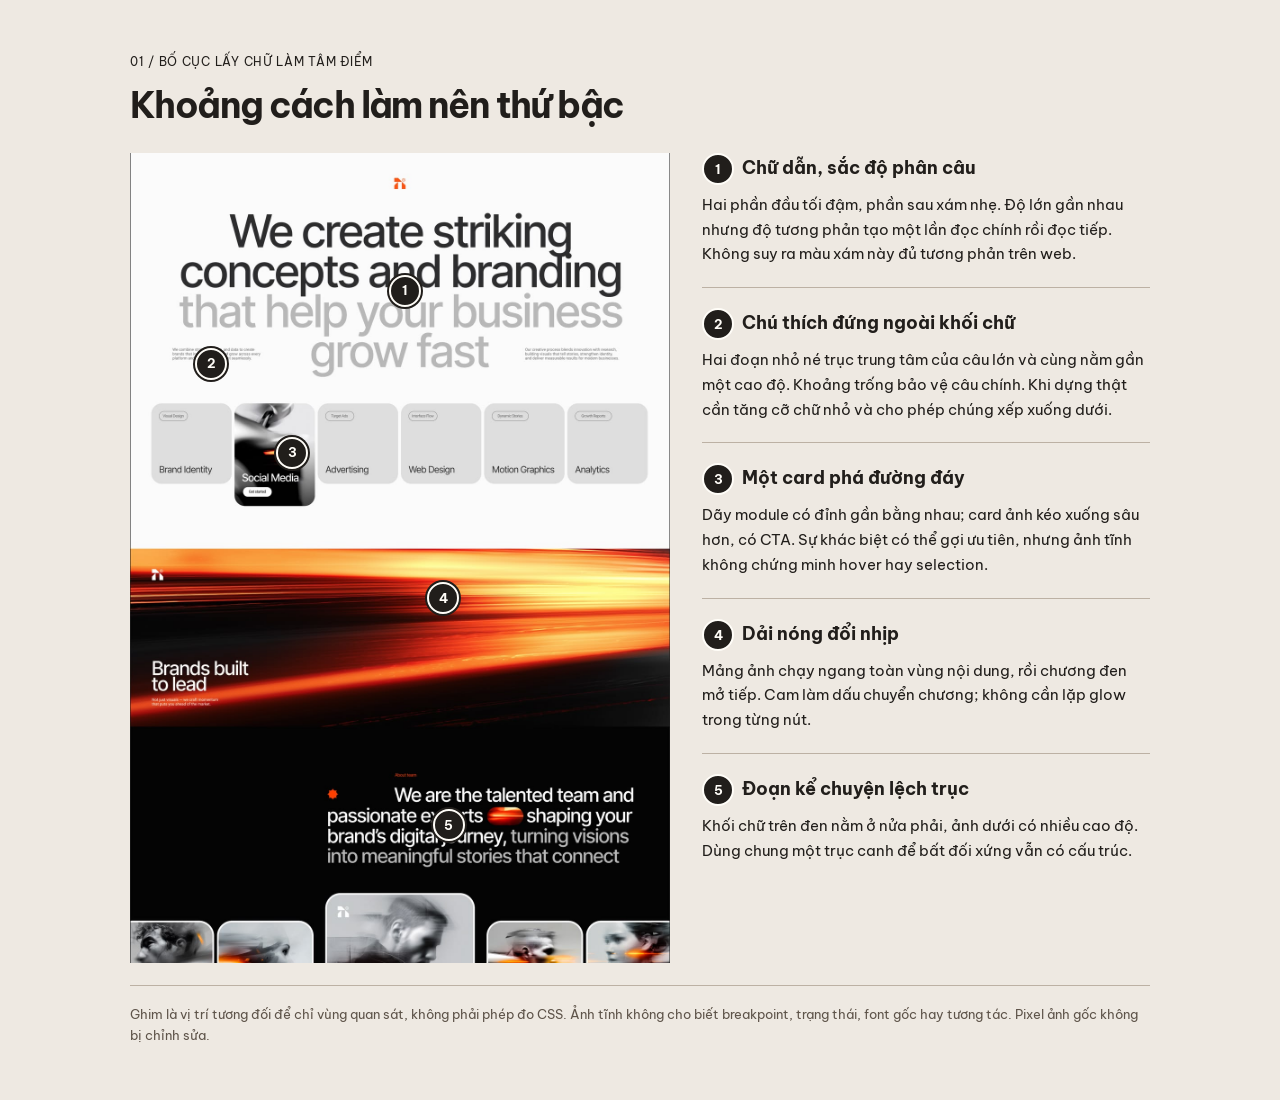
<file: assets/reference-maps/index.html>
<!doctype html>
<html lang="vi"><meta charset="utf-8"><meta name="viewport" content="width=device-width,initial-scale=1"><title>Đọc chi tiết ảnh tham khảo</title>
<style>
@font-face{font-family:Be;src:url('../fonts/BeVietnamPro-Regular.ttf')}@font-face{font-family:Be;src:url('../fonts/BeVietnamPro-Bold.ttf');font-weight:700}*{box-sizing:border-box}body{margin:0;background:#eee9e2;color:#211e1b;font:15px/1.65 Be,sans-serif}article{width:1100px;margin:auto;padding:40px}header{margin-bottom:26px}header p{font-size:12px;letter-spacing:.06em;text-transform:uppercase}h1{font-size:36px;line-height:1.2;letter-spacing:-.045em;margin:12px 0}h2{font-size:18px;line-height:1.4;margin:0 0 8px}.grid{display:grid;grid-template-columns:540px 1fr;gap:32px}.source{position:relative;align-self:start}.source img{display:block;width:100%;height:auto}ol{list-style:none;padding:0;margin:0}li{padding:20px 0;border-top:1px solid #bcb1a4}li:first-child{padding-top:0;border:0}.num,.pin{background:#211e1b;color:#fffdf8;border:2px solid #fffdf8;border-radius:50%;width:32px;height:32px;display:inline-grid;place-items:center;font-size:13px;font-weight:700}.num{margin-right:8px}.pin{position:absolute;transform:translate(-50%,-50%);box-shadow:0 0 0 2px #211e1b}.note{font-size:13px;color:#5e544a;margin-top:22px;border-top:1px solid #bcb1a4;padding-top:18px}article[hidden]{display:none}
</style>
<article id="agency"><header><p>01 / Bố cục lấy chữ làm tâm điểm</p><h1>Khoảng cách làm nên thứ bậc</h1></header><div class="grid"><div class="source"><img src="../owner-references/21ae9f90f826cbd33a35d0a9cd531089.jpg" alt="Ảnh agency gốc, giữ nguyên pixel"><span class="pin" style="left:51%;top:17%">1</span><span class="pin" style="left:15%;top:26%">2</span><span class="pin" style="left:30%;top:37%">3</span><span class="pin" style="left:58%;top:55%">4</span><span class="pin" style="left:59%;top:83%">5</span></div><ol><li><h2><span class="num">1</span>Chữ dẫn, sắc độ phân câu</h2>Hai phần đầu tối đậm, phần sau xám nhẹ. Độ lớn gần nhau nhưng độ tương phản tạo một lần đọc chính rồi đọc tiếp. Không suy ra màu xám này đủ tương phản trên web.</li><li><h2><span class="num">2</span>Chú thích đứng ngoài khối chữ</h2>Hai đoạn nhỏ né trục trung tâm của câu lớn và cùng nằm gần một cao độ. Khoảng trống bảo vệ câu chính. Khi dựng thật cần tăng cỡ chữ nhỏ và cho phép chúng xếp xuống dưới.</li><li><h2><span class="num">3</span>Một card phá đường đáy</h2>Dãy module có đỉnh gần bằng nhau; card ảnh kéo xuống sâu hơn, có CTA. Sự khác biệt có thể gợi ưu tiên, nhưng ảnh tĩnh không chứng minh hover hay selection.</li><li><h2><span class="num">4</span>Dải nóng đổi nhịp</h2>Mảng ảnh chạy ngang toàn vùng nội dung, rồi chương đen mở tiếp. Cam làm dấu chuyển chương; không cần lặp glow trong từng nút.</li><li><h2><span class="num">5</span>Đoạn kể chuyện lệch trục</h2>Khối chữ trên đen nằm ở nửa phải, ảnh dưới có nhiều cao độ. Dùng chung một trục canh để bất đối xứng vẫn có cấu trúc.</li></ol></div><p class="note">Ghim là vị trí tương đối để chỉ vùng quan sát, không phải phép đo CSS. Ảnh tĩnh không cho biết breakpoint, trạng thái, font gốc hay tương tác. Pixel ảnh gốc không bị chỉnh sửa.</p></article>
<article id="motion" hidden><header><p>02 / Tâm điểm và khoảng nghỉ</p><h1>Một cảnh mạnh cần một vùng thở</h1></header><div class="grid"><div class="source"><img src="../owner-references/50223f7ca6df60f8baf407b29cb0d033.jpg" alt="Ảnh motion studio gốc"><span class="pin" style="left:50%;top:3%">1</span><span class="pin" style="left:51%;top:21%">2</span><span class="pin" style="left:7%;top:32%">3</span><span class="pin" style="left:51%;top:49%">4</span><span class="pin" style="left:59%;top:83%">5</span></div><ol><li><h2><span class="num">1</span>Header như một khung mảnh</h2>Một dải tối gọn giữ logo, navigation và CTA. Nó không tranh kích thước với cảnh chính. Nhãn nhỏ trong ảnh cần được xây lại ở cỡ đọc được và có menu hẹp.</li><li><h2><span class="num">2</span>Vật thể nằm trước chữ</h2>Biểu tượng 3D che một phần tên studio; ánh sáng dùng cam đỏ có chiều sâu. Có thể học quan hệ lớp, nhưng không che tên sản phẩm hoặc hành động cần hiểu.</li><li><h2><span class="num">3</span>Thông tin phụ neo góc</h2>Hai cụm nhỏ tại hai góc đáy giữ cạnh cảnh, để giữa được thoáng. Đây là metadata phụ; chuyển dưới tiêu đề ở mobile nếu cạnh quá hẹp.</li><li><h2><span class="num">4</span>Chữ lớn vẫn có khoảng nghỉ</h2>Nền kem, vùng trống và hai dòng chữ lệch nhau hạ cường độ sau hero. Hình nhỏ nằm trong câu là dấu ngắt, không phải một card mới.</li><li><h2><span class="num">5</span>Work grid chia theo vai trò</h2>Một ảnh rộng và một ảnh hẹp, caption nhỏ nằm sát nội dung. Chọn span theo điều muốn cho xem; không suy ra mọi gallery phải có tỉ lệ này.</li></ol></div><p class="note">Các mối quan hệ được đọc từ ảnh tĩnh; chuyển động được gợi bằng ánh sáng, không phải bằng chứng trang có animation. Ảnh gốc giữ nguyên; overlay chỉ đánh dấu vùng.</p></article>
<article id="brand" hidden><header><p>03 / Con người và module</p><h1>Biến thiên trong một hệ thống</h1></header><div class="grid"><div class="source"><img src="../owner-references/be8fa1a3bd8dfb307c17dc1ff4b67531.jpg" alt="Ảnh branding agency gốc"><span class="pin" style="left:49%;top:5%">1</span><span class="pin" style="left:55%;top:18%">2</span><span class="pin" style="left:68%;top:43%">3</span><span class="pin" style="left:67%;top:54%">4</span><span class="pin" style="left:50%;top:77%">5</span></div><ol><li><h2><span class="num">1</span>Nav đóng trong một capsule</h2>Nhóm link tách khỏi logo và icon xã hội. Capsule gom nhóm điều hướng; CTA tròn/arrow là một ngôn ngữ khác. Website thật cần active, focus và nhãn cho icon.</li><li><h2><span class="num">2</span>Ánh sáng trên mặt làm màu có lý do</h2>Chân dung nằm ở giữa vùng nóng, còn tiêu đề và CTA có vùng riêng. Không thay người này bằng chân dung giả của khách hàng hay nhân viên thật.</li><li><h2><span class="num">3</span>Hai trục text/image riêng</h2>Ảnh lớn ở trái, đoạn mô tả ở phải. Cùng mép canh ở mỗi trục giữ nội dung có thứ tự dù kích thước khác nhau.</li><li><h2><span class="num">4</span>Màu và cỡ panel thay vai trò</h2>Panel sáng dành cho số và logo, panel cam mang hình. Các số trong mẫu không có nguồn ở đây; chỉ học cách phân cấp, không mang số sang sản phẩm mới.</li><li><h2><span class="num">5</span>Khoảng trống trong lưới là có chủ đích</h2>Card dịch vụ sáng/cam đi cùng vùng rỗng có câu phụ. Nhịp lưới không lấp kín mọi ô. Với app, vùng trống cần phục vụ scan và task, không làm mất dữ liệu.</li></ol></div><p class="note">Chỉ kết luận về điều quan sát được. Không xác nhận tác giả, quyền tái sử dụng, usability hoặc hành vi từ ảnh. Pixel ảnh gốc được giữ nguyên.</p></article>
<script>const selected = new URLSearchParams(location.search).get('map') || 'agency';document.querySelectorAll('article').forEach(el => el.hidden = el.id !== selected);</script></html>
</file>
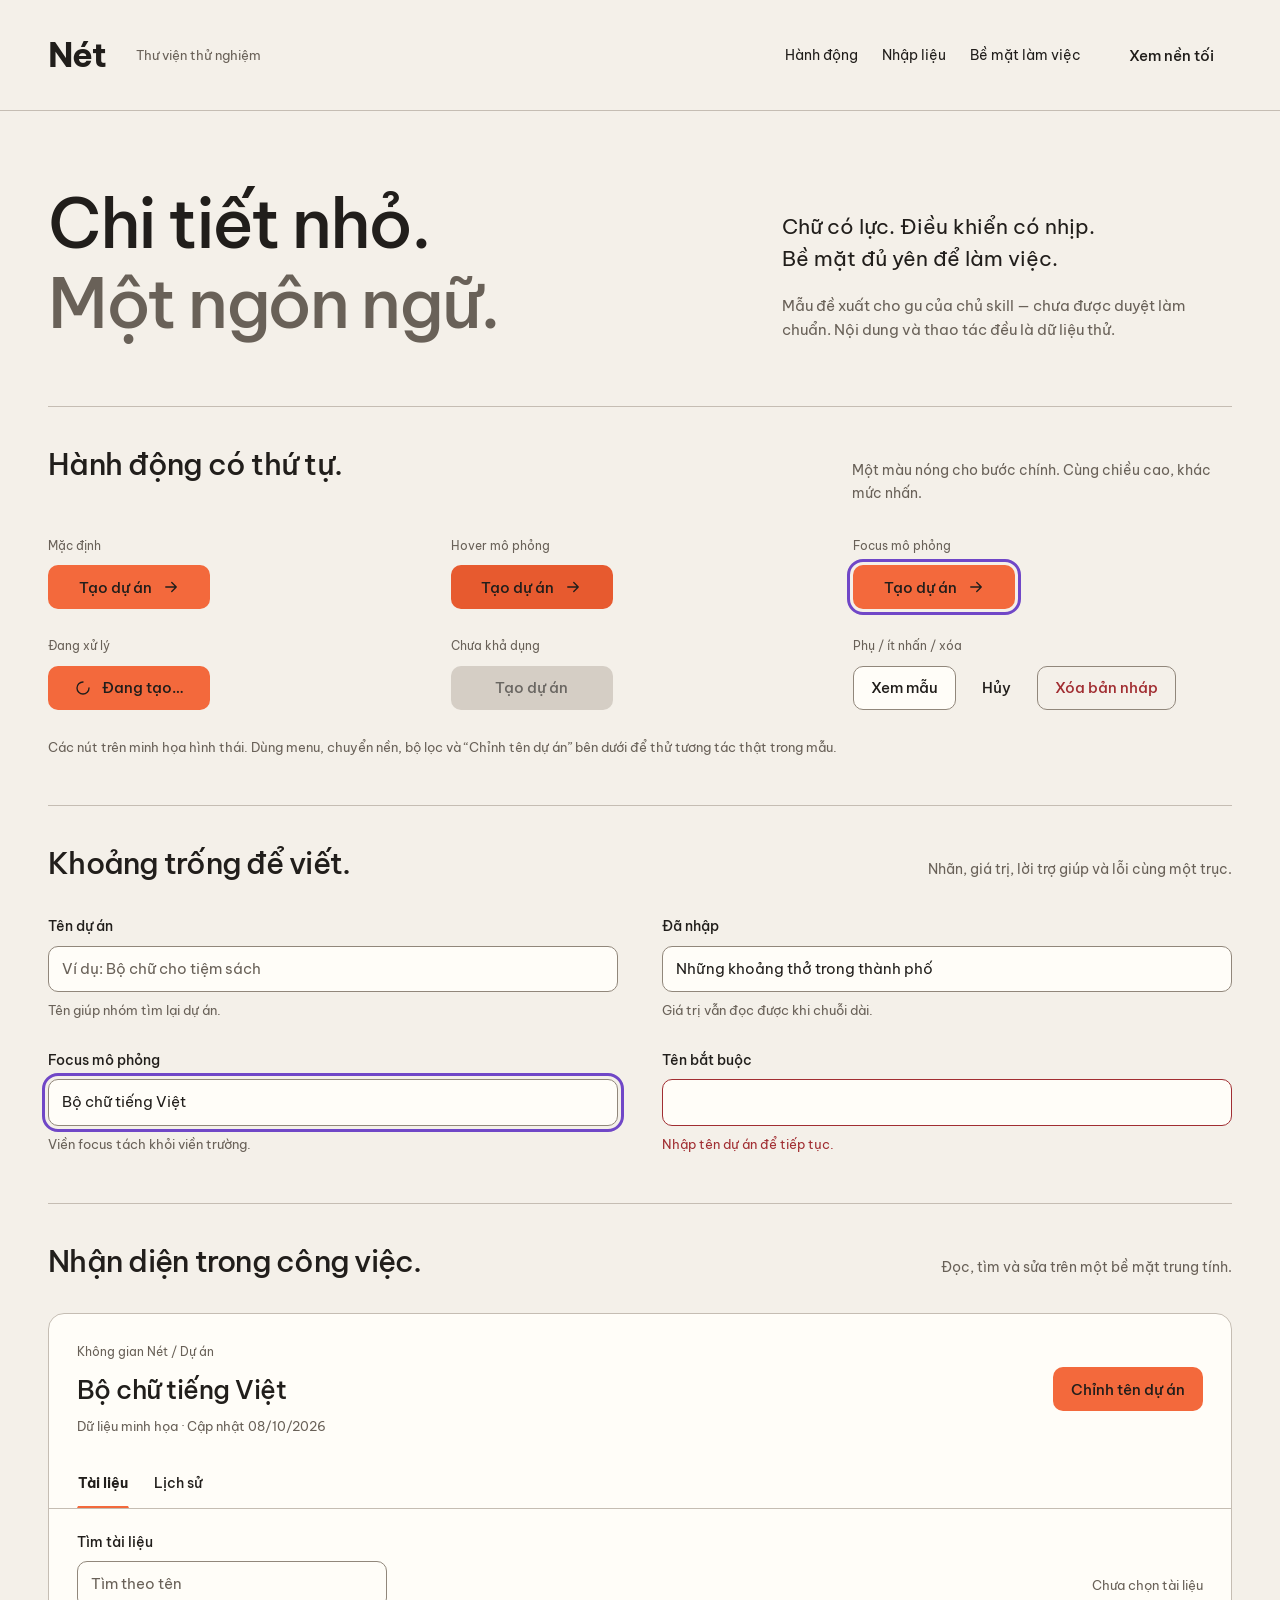
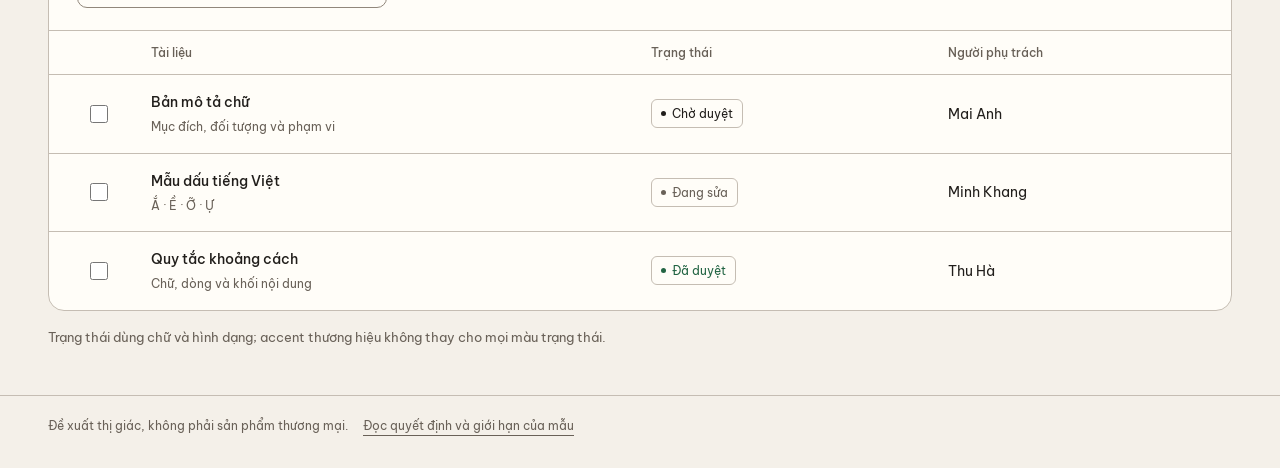
<file: assets/specimen/index.html>
<!doctype html>
<html lang="vi">
<head>
  <meta charset="utf-8"><meta name="viewport" content="width=device-width,initial-scale=1">
  <title>Nét — Mẫu component</title><link rel="stylesheet" href="specimen.css">
</head>
<body>
  <header class="site-header"><a class="wordmark" href="#top">Nét</a><span class="purpose">Thư viện thử nghiệm</span><button id="menu-toggle" class="quiet mobile-menu" aria-expanded="false" aria-controls="site-nav">Menu</button><nav id="site-nav" aria-label="Các phần trong mẫu"><a href="#actions">Hành động</a><a href="#fields">Nhập liệu</a><a href="#work">Bề mặt làm việc</a></nav><button id="theme-toggle" class="quiet" aria-pressed="false">Xem nền tối</button></header>
  <main id="top">
    <section class="opening"><h1>Chi tiết nhỏ.<br><span>Một ngôn ngữ.</span></h1><div class="opening-note"><p>Chữ có lực. Điều khiển có nhịp.<br>Bề mặt đủ yên để làm việc.</p><p class="muted">Mẫu đề xuất cho gu của chủ skill — chưa được duyệt làm chuẩn. Nội dung và thao tác đều là dữ liệu thử.</p></div></section>
    <section id="actions" class="chapter"><div class="section-heading"><h2>Hành động có thứ tự.</h2><p>Một màu nóng cho bước chính. Cùng chiều cao, khác mức nhấn.</p></div><div class="button-sheet">
      <div><span class="sample-label">Mặc định</span><button class="primary">Tạo dự án <svg viewBox="0 0 24 24" aria-hidden="true"><path d="M5 12h14m-6-6 6 6-6 6"/></svg></button></div>
      <div><span class="sample-label">Hover mô phỏng</span><button class="primary hover-sample">Tạo dự án <svg viewBox="0 0 24 24" aria-hidden="true"><path d="M5 12h14m-6-6 6 6-6 6"/></svg></button></div>
      <div><span class="sample-label">Focus mô phỏng</span><button class="primary focus-sample">Tạo dự án <svg viewBox="0 0 24 24" aria-hidden="true"><path d="M5 12h14m-6-6 6 6-6 6"/></svg></button></div>
      <div><span class="sample-label">Đang xử lý</span><button class="primary busy" disabled aria-busy="true"><svg class="spinner" viewBox="0 0 24 24" aria-hidden="true"><path d="M20 12a8 8 0 1 1-8-8"/></svg>Đang tạo…</button></div>
      <div><span class="sample-label">Chưa khả dụng</span><button class="primary" disabled>Tạo dự án</button></div>
      <div><span class="sample-label">Phụ / ít nhấn / xóa</span><div class="button-group"><button class="secondary">Xem mẫu</button><button class="quiet">Hủy</button><button class="danger">Xóa bản nháp</button></div></div>
    </div><p class="small muted">Các nút trên minh họa hình thái. Dùng menu, chuyển nền, bộ lọc và “Chỉnh tên dự án” bên dưới để thử tương tác thật trong mẫu.</p></section>
    <section id="fields" class="chapter"><div class="section-heading"><h2>Khoảng trống để viết.</h2><p>Nhãn, giá trị, lời trợ giúp và lỗi cùng một trục.</p></div><div class="field-sheet">
      <div class="field"><label for="empty-name">Tên dự án</label><input id="empty-name" placeholder="Ví dụ: Bộ chữ cho tiệm sách"><p class="hint">Tên giúp nhóm tìm lại dự án.</p></div>
      <div class="field"><label for="filled-name">Đã nhập</label><input id="filled-name" value="Những khoảng thở trong thành phố"><p class="hint">Giá trị vẫn đọc được khi chuỗi dài.</p></div>
      <div class="field"><label for="focus-name">Focus mô phỏng</label><input id="focus-name" class="focus-sample" value="Bộ chữ tiếng Việt"><p class="hint">Viền focus tách khỏi viền trường.</p></div>
      <div class="field"><label for="invalid-name">Tên bắt buộc</label><input id="invalid-name" aria-invalid="true" aria-describedby="name-error"><p id="name-error" class="error">Nhập tên dự án để tiếp tục.</p></div>
    </div></section>
    <section id="work" class="chapter work-chapter"><div class="section-heading"><h2>Nhận diện trong công việc.</h2><p>Đọc, tìm và sửa trên một bề mặt trung tính.</p></div><div class="work-surface">
      <div class="work-header"><div><p class="context">Không gian Nét / Dự án</p><h3 id="project-title">Bộ chữ tiếng Việt</h3><p class="muted small">Dữ liệu minh họa · Cập nhật 08/10/2026</p></div><button class="primary" id="open-editor">Chỉnh tên dự án</button></div>
      <div role="tablist" aria-label="Nội dung dự án" class="tabs"><button id="tab-items" role="tab" aria-selected="true" aria-controls="panel-items">Tài liệu</button><button id="tab-history" role="tab" aria-selected="false" aria-controls="panel-history" tabindex="-1">Lịch sử</button></div>
      <div id="panel-items" role="tabpanel" aria-labelledby="tab-items"><div class="toolbar"><div class="field search"><label for="filter">Tìm tài liệu</label><input type="search" id="filter" placeholder="Tìm theo tên"></div><p id="selection-status" class="small" role="status">Chưa chọn tài liệu</p><button class="secondary" id="clear-selection" hidden>Bỏ chọn</button></div>
        <div class="table-scroll" tabindex="0" role="region" aria-label="Bảng tài liệu, có thể cuộn ngang"><table><caption class="sr-only">Tài liệu của dự án Bộ chữ tiếng Việt</caption><thead><tr><th scope="col"><span class="sr-only">Chọn</span></th><th scope="col">Tài liệu</th><th scope="col">Trạng thái</th><th scope="col">Người phụ trách</th></tr></thead><tbody>
          <tr data-name="bản mô tả chữ"><td><label class="check-hit"><input type="checkbox" aria-label="Chọn Bản mô tả chữ"></label></td><th scope="row">Bản mô tả chữ<span class="row-note">Mục đích, đối tượng và phạm vi</span></th><td><span class="status review">Chờ duyệt</span></td><td>Mai Anh</td></tr>
          <tr data-name="mẫu dấu tiếng việt"><td><label class="check-hit"><input type="checkbox" aria-label="Chọn Mẫu dấu tiếng Việt"></label></td><th scope="row">Mẫu dấu tiếng Việt<span class="row-note">Ắ · Ề · Ỡ · Ự</span></th><td><span class="status progress">Đang sửa</span></td><td>Minh Khang</td></tr>
          <tr data-name="quy tắc khoảng cách"><td><label class="check-hit"><input type="checkbox" aria-label="Chọn Quy tắc khoảng cách"></label></td><th scope="row">Quy tắc khoảng cách<span class="row-note">Chữ, dòng và khối nội dung</span></th><td><span class="status complete">Đã duyệt</span></td><td>Thu Hà</td></tr>
        </tbody></table></div><div id="no-results" class="empty" hidden><h4>Không có tài liệu phù hợp</h4><p>Thử tên ngắn hơn hoặc bỏ từ khóa đang tìm.</p><button class="secondary" id="reset-filter">Xóa tìm kiếm</button></div>
      </div><div id="panel-history" role="tabpanel" tabindex="0" aria-labelledby="tab-history" hidden><p class="history">08/10/2026 — Mai Anh tạo dự án mẫu. Lịch sử này là dữ liệu minh họa.</p></div>
    </div><p class="small muted">Trạng thái dùng chữ và hình dạng; accent thương hiệu không thay cho mọi màu trạng thái.</p></section>
  </main><footer>Đề xuất thị giác, không phải sản phẩm thương mại. <a href="../../references/component-specimen.md">Đọc quyết định và giới hạn của mẫu</a></footer>
  <dialog id="editor" aria-labelledby="editor-title"><form id="edit-form"><div class="dialog-header"><h2 id="editor-title">Chỉnh tên dự án</h2><button type="button" id="close-editor" class="icon-button" aria-label="Đóng hộp chỉnh sửa"><svg viewBox="0 0 24 24" aria-hidden="true"><path d="m6 6 12 12M18 6 6 18"/></svg></button></div><p class="muted">Tên mới sẽ hiển thị trong không gian dự án mẫu.</p><div class="field"><label for="edit-name">Tên dự án</label><input id="edit-name" required value="Bộ chữ tiếng Việt"></div><p id="save-status" class="error feedback" role="status" hidden></p><div class="dialog-actions"><button type="button" class="secondary" id="cancel-editor">Hủy</button><button type="submit" class="primary" id="save-name">Lưu tên</button></div><p class="small muted">Lần lưu đầu mô phỏng lỗi mạng; thử lại để xem phục hồi. Không có dữ liệu gửi ra ngoài.</p></form></dialog>
  <script src="specimen.js"></script>
</body></html>
</file>
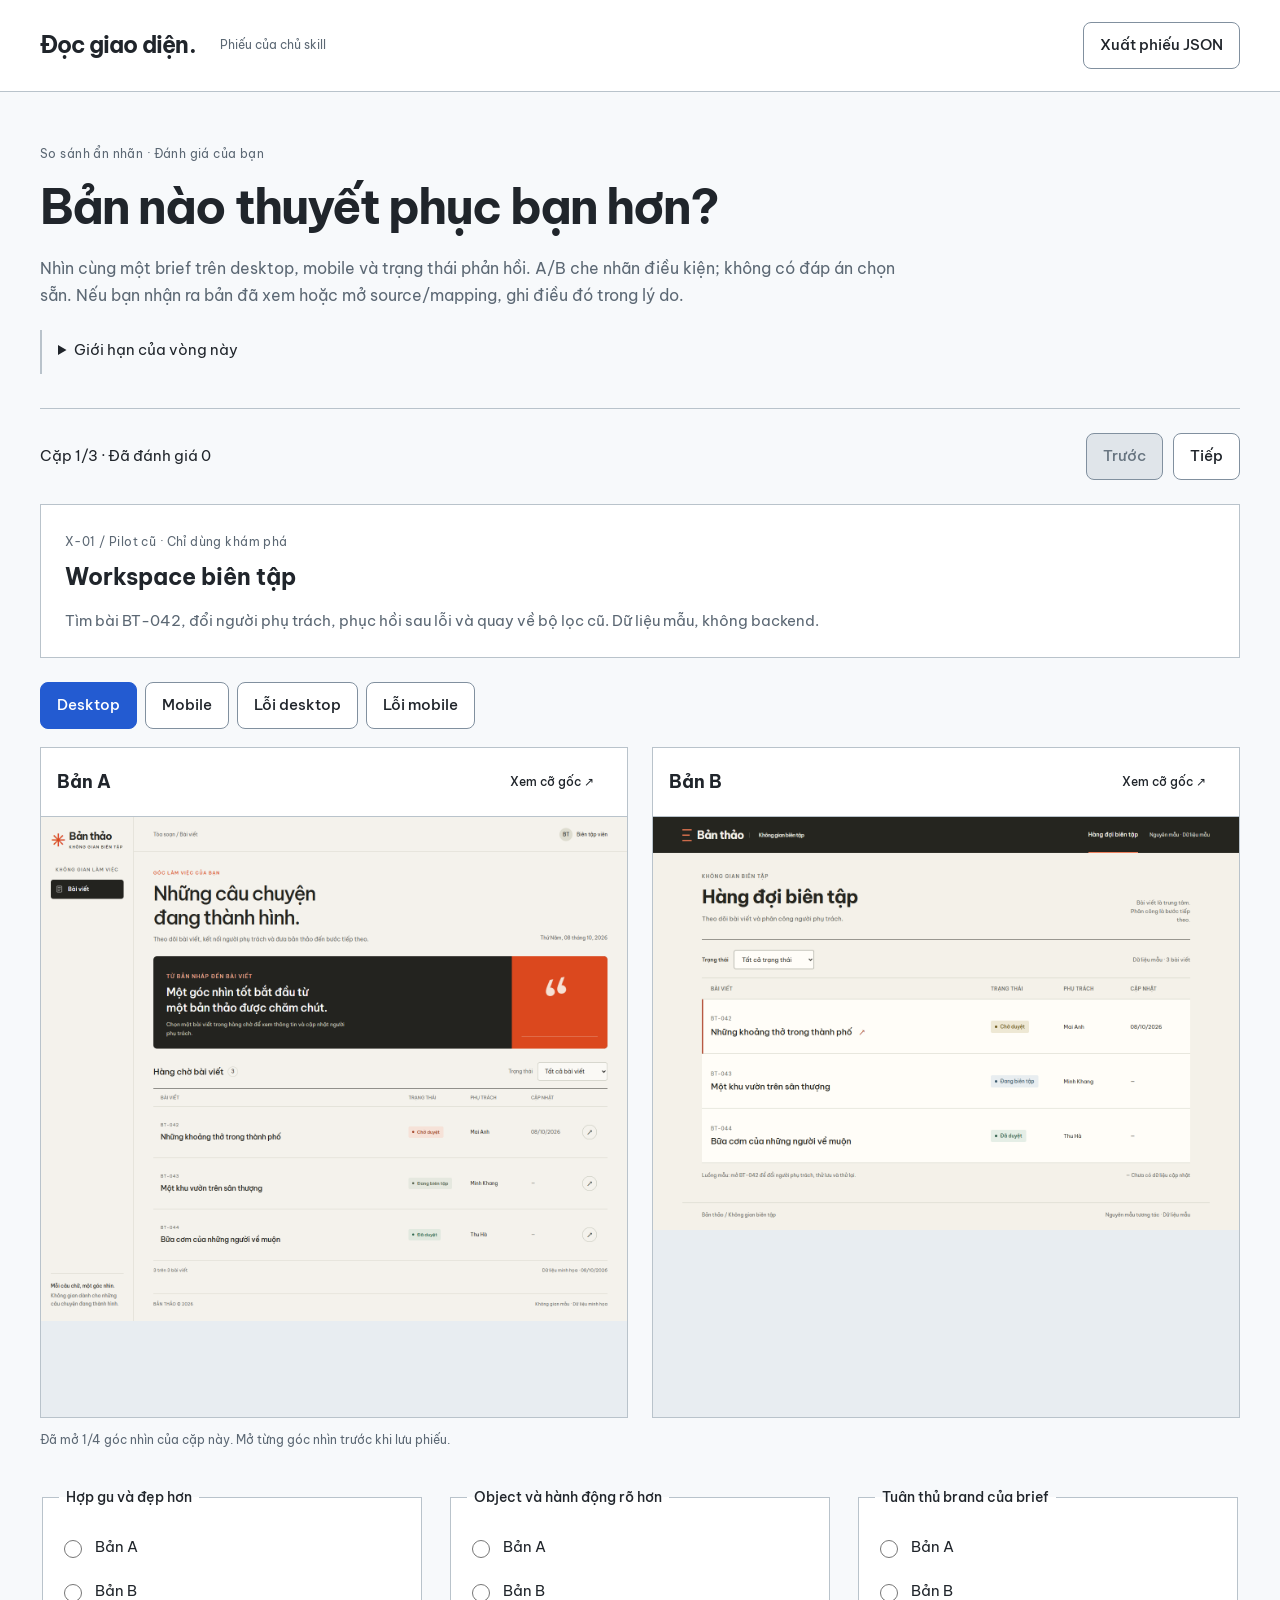
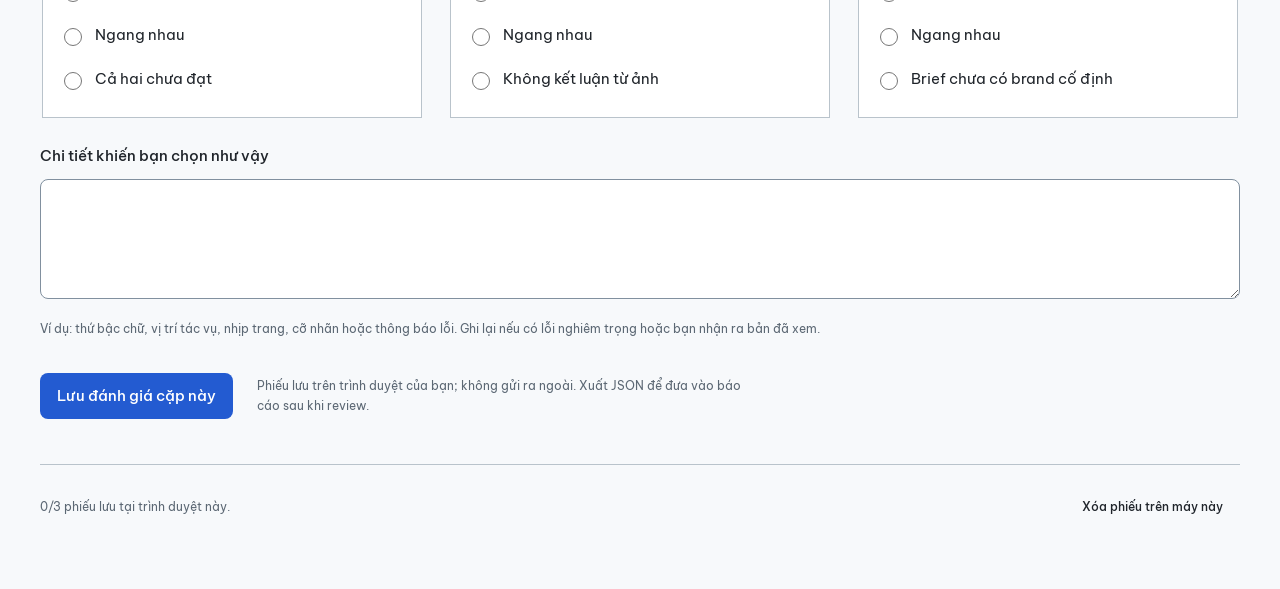
<file: evals/benchmark/review/index.html>
<!doctype html><html lang="vi"><head><meta charset="utf-8"><meta name="viewport" content="width=device-width,initial-scale=1"><title>So sánh giao diện A/B</title><link rel="stylesheet" href="review.css"></head><body>
<header><a href="#main" class="brand">Đọc giao diện.</a><span>Phiếu của chủ skill</span><button id="export" class="secondary">Xuất phiếu JSON</button></header>
<main id="main"><section class="intro"><p class="kicker">So sánh ẩn nhãn · Đánh giá của bạn</p><h1>Bản nào thuyết phục bạn hơn?</h1><p>Nhìn cùng một brief trên desktop, mobile và trạng thái phản hồi. A/B che nhãn điều kiện; không có đáp án chọn sẵn. Nếu bạn nhận ra bản đã xem hoặc mở source/mapping, ghi điều đó trong lý do.</p><details><summary>Giới hạn của vòng này</summary><p>Mỗi cặp ghi rõ vòng thử. X-01 và X-02 là pilot cũ, chưa chốt tiêu chí trước khi tạo; một lượt public do người điều phối làm. Chúng không thuộc benchmark mới 18 cặp. Nhãn bị che không xóa việc bạn từng thấy mẫu. Ảnh không chứng minh thao tác hoạt động.</p></details></section>
<div class="review-toolbar"><p id="progress" role="status"></p><div class="pager"><button id="previous" class="secondary">Trước</button><button id="next" class="secondary">Tiếp</button></div></div>
<section class="brief"><span id="pair-id" class="kicker"></span><h2 id="pair-title"></h2><p id="pair-brief"></p></section>
<div class="view-tabs" role="tablist" aria-label="Ảnh cần xem" id="views"></div>
<section class="comparison" id="comparison" role="tabpanel" aria-label="Hai bản giao diện"><article><div class="image-heading"><h3>Bản A</h3><button class="quiet enlarge" data-side="A" aria-label="Mở ảnh bản A ở kích thước gốc">Xem cỡ gốc ↗</button></div><div class="image-scroll"><img id="image-a" alt="Giao diện bản A"></div></article><article><div class="image-heading"><h3>Bản B</h3><button class="quiet enlarge" data-side="B" aria-label="Mở ảnh bản B ở kích thước gốc">Xem cỡ gốc ↗</button></div><div class="image-scroll"><img id="image-b" alt="Giao diện bản B"></div></article></section>
<p class="hint" id="seen-status"></p>
<form id="vote-form"><div class="vote-grid"><fieldset><legend>Hợp gu và đẹp hơn</legend><label><input type="radio" name="visual" value="A" required> Bản A</label><label><input type="radio" name="visual" value="B"> Bản B</label><label><input type="radio" name="visual" value="tie"> Ngang nhau</label><label><input type="radio" name="visual" value="neither"> Cả hai chưa đạt</label></fieldset><fieldset><legend>Object và hành động rõ hơn</legend><label><input type="radio" name="clarity" value="A" required> Bản A</label><label><input type="radio" name="clarity" value="B"> Bản B</label><label><input type="radio" name="clarity" value="tie"> Ngang nhau</label><label><input type="radio" name="clarity" value="unknown"> Không kết luận từ ảnh</label></fieldset><fieldset><legend>Tuân thủ brand của brief</legend><label><input type="radio" name="brand" value="A" required> Bản A</label><label><input type="radio" name="brand" value="B"> Bản B</label><label><input type="radio" name="brand" value="tie"> Ngang nhau</label><label><input type="radio" name="brand" value="na"> Brief chưa có brand cố định</label></fieldset></div><div class="field"><label for="reason">Chi tiết khiến bạn chọn như vậy</label><textarea id="reason" name="reason" required minlength="10" maxlength="3000" aria-describedby="reason-hint"></textarea><p class="hint" id="reason-hint">Ví dụ: thứ bậc chữ, vị trí tác vụ, nhịp trang, cỡ nhãn hoặc thông báo lỗi. Ghi lại nếu có lỗi nghiêm trọng hoặc bạn nhận ra bản đã xem.</p></div><div class="save-line"><button type="submit" id="save">Lưu đánh giá cặp này</button><p>Phiếu lưu trên trình duyệt của bạn; không gửi ra ngoài. Xuất JSON để đưa vào báo cáo sau khi review.</p></div><p id="feedback" role="status" hidden></p></form>
<footer><span id="storage-status">Chưa có phiếu người dùng nào được tự tạo.</span><button id="reset" class="quiet">Xóa phiếu trên máy này</button></footer></main>
<dialog id="image-dialog" aria-labelledby="dialog-title"><div class="dialog-heading"><h2 id="dialog-title">Ảnh ở kích thước gốc</h2><button id="close-dialog" class="secondary">Đóng ảnh</button></div><p>Dùng cuộn ngang/dọc để xem chữ ở kích thước pixel gốc. Escape để đóng.</p><div class="full-image" tabindex="0" aria-label="Ảnh kích thước gốc có thể cuộn"><img id="large-image" alt="Giao diện phóng lớn"></div></dialog>
<dialog id="reset-dialog" aria-labelledby="reset-title"><h2 id="reset-title">Xóa các phiếu đã lưu?</h2><p>Thao tác chỉ xóa dữ liệu của vòng review này trên trình duyệt. Phiếu JSON đã xuất không bị thay đổi.</p><div class="reset-actions"><button id="cancel-reset" class="secondary">Giữ phiếu</button><button id="confirm-reset">Xóa phiếu</button></div></dialog>
<script src="data.js"></script><script src="review.js"></script></body></html>
</file>
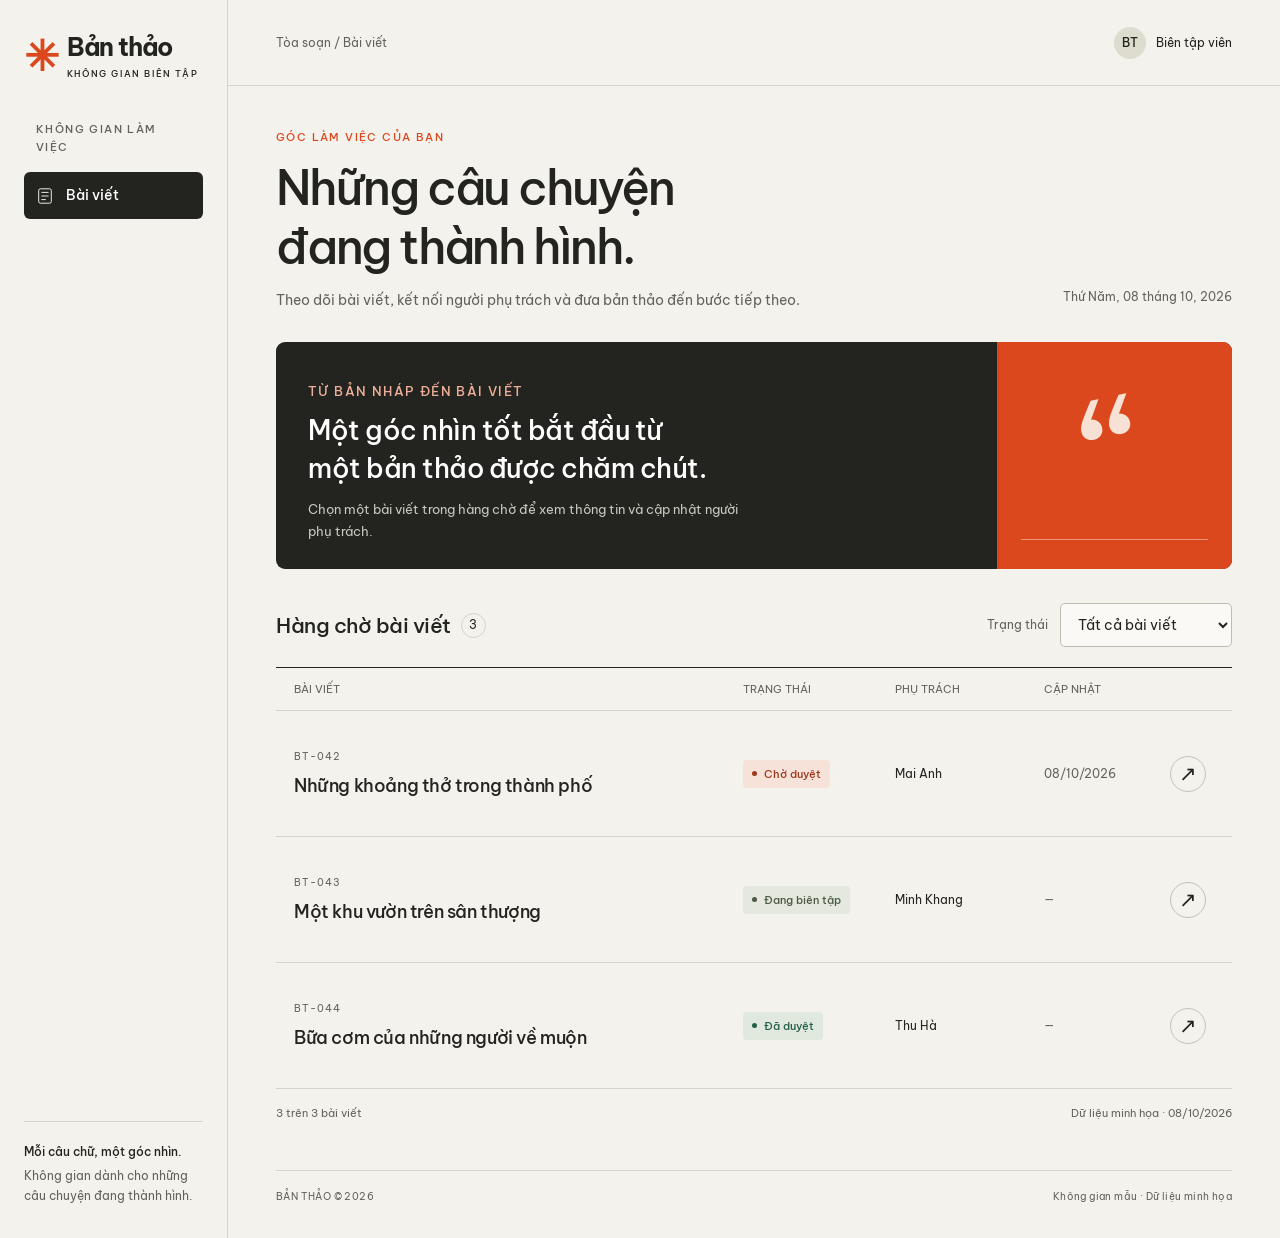
<file: evals/runs/2026-10-08/control-app/index.html>
<!doctype html>
<html lang="vi">
<head>
<meta charset="utf-8"><meta name="viewport" content="width=device-width,initial-scale=1">
<meta name="theme-color" content="#f4f2ec"><title>Bản thảo · Không gian biên tập</title>
<style>
@font-face{font-family:Be;src:url('../../../../assets/fonts/BeVietnamPro-Regular.ttf') format('truetype');font-weight:400;font-display:swap}@font-face{font-family:Be;src:url('../../../../assets/fonts/BeVietnamPro-Medium.ttf') format('truetype');font-weight:500;font-display:swap}@font-face{font-family:Be;src:url('../../../../assets/fonts/BeVietnamPro-Bold.ttf') format('truetype');font-weight:700;font-display:swap}
:root{--paper:#f4f2ec;--ink:#23231f;--muted:#62635a;--line:#d4d4c9;--orange:#db481e;--soft:#ebe9e1;--green:#245f45}*{box-sizing:border-box}body{margin:0;background:var(--paper);color:var(--ink);font-family:Be,Arial,sans-serif;font-size:14px;line-height:1.65}button,input,select{font:inherit}button,a,select{touch-action:manipulation}button,a{color:inherit}button{cursor:pointer}button:disabled{cursor:wait}a{text-decoration:none}button:focus-visible,a:focus-visible,select:focus-visible{outline:3px solid #304bac;outline-offset:4px}.skip{position:fixed;top:8px;left:8px;transform:translateY(-160%);background:white;padding:12px;z-index:10}.skip:focus{transform:none}.shell{min-height:100vh;display:grid;grid-template-columns:228px minmax(0,1fr)}.sidebar{padding:32px 24px;display:flex;flex-direction:column;border-right:1px solid var(--line);gap:40px}.brand{font-weight:700;font-size:25px;letter-spacing:-1.2px;display:flex;align-items:center;gap:9px;line-height:1.2}.mark{color:var(--orange);font-size:42px;line-height:1}.brand small{display:block;font-size:9px;letter-spacing:1.6px;margin-top:7px;font-weight:500}.sidebar-label,.eyebrow{font-size:11px;font-weight:500;letter-spacing:1.4px;text-transform:uppercase}.sidebar-label{color:var(--muted);margin:0 12px 16px}.nav-link{display:flex;align-items:center;gap:12px;padding:12px;background:var(--ink);color:#fff;border-radius:6px;font-weight:500}.nav-icon{width:18px;height:18px}.side-note{margin-top:auto;border-top:1px solid var(--line);padding-top:20px;color:var(--muted);font-size:12px}.side-note strong{display:block;color:var(--ink);font-weight:500;margin-bottom:5px}.workspace{min-width:0}.topbar{height:86px;border-bottom:1px solid var(--line);padding:0 48px;display:flex;align-items:center;justify-content:space-between;gap:12px}.topbar-name{font-size:12px;color:var(--muted)}.account{display:flex;align-items:center;gap:10px;font-size:12px}.avatar{height:32px;width:32px;border-radius:50%;display:grid;place-items:center;background:#dddccf;font-weight:500}.main{max-width:1280px;margin:auto;padding:42px 48px 32px}.page-heading{display:flex;justify-content:space-between;align-items:flex-end;gap:32px;margin-bottom:30px}.eyebrow{color:var(--orange);margin:0 0 12px}h1{font-weight:500;font-size:48px;line-height:1.23;letter-spacing:-2.2px;margin:0}h2{font-size:21px;line-height:1.4;font-weight:500;margin:0;letter-spacing:-.5px}.subtitle{color:var(--muted);margin:13px 0 0;max-width:550px}.date-note{font-size:12px;color:var(--muted);white-space:nowrap;padding-bottom:6px}.feature{background:var(--ink);color:#fff;border-radius:9px;display:grid;grid-template-columns:minmax(0,1fr) 235px;min-height:198px;overflow:hidden;margin-bottom:34px}.feature-content{padding:27px 32px}.feature .eyebrow{color:#edaf99;margin-bottom:9px}.feature h2{font-size:27px;max-width:520px}.feature p{margin:12px 0 0;color:#c9c8be;font-size:13px;max-width:440px}.feature-art{background:var(--orange);position:relative;overflow:hidden;display:grid;place-items:center}.feature-art span{font-size:160px;font-weight:400;line-height:1;color:#f6e1d4;transform:rotate(-12deg);letter-spacing:-12px}.feature-art:after{content:'';position:absolute;bottom:29px;left:24px;right:24px;height:1px;background:#f6e1d480}.queue-controls{display:flex;justify-content:space-between;align-items:center;gap:24px;margin-bottom:20px}.section-title{display:flex;align-items:center;gap:10px}.count{font-size:12px;border:1px solid var(--line);border-radius:50%;width:25px;height:25px;display:grid;place-items:center}.filter-wrap{display:flex;align-items:center;gap:12px}.filter-wrap label{font-size:12px;color:var(--muted)}select{border:1px solid #bbbdb0;border-radius:5px;min-height:44px;background:#faf9f5;color:var(--ink);padding:10px 38px 10px 13px;max-width:100%;cursor:pointer}.queue-table{border-top:1px solid var(--ink)}.table-head,.piece{display:grid;grid-template-columns:minmax(0,1fr) 138px 135px 112px 44px;align-items:center;gap:14px}.table-head{color:var(--muted);font-size:11px;padding:12px 18px;border-bottom:1px solid var(--line)}.piece{padding:26px 18px;border-bottom:1px solid var(--line);min-height:126px;transition:background .15s}.piece:hover{background:#eeece4}.piece-id{font-size:10px;color:var(--muted);letter-spacing:1px;margin-bottom:7px}.piece-title{font-size:18px;font-weight:500;line-height:1.5;display:block;max-width:440px;letter-spacing:-.4px}.piece-title:hover{text-decoration:underline;text-decoration-color:var(--orange);text-underline-offset:5px}.badge{display:inline-flex;align-items:center;gap:7px;font-size:11px;line-height:1.5;font-weight:500;white-space:nowrap;padding:6px 9px;border-radius:4px}.badge:before{content:'';width:5px;height:5px;border-radius:50%;background:currentColor}.pending{color:#9d391c;background:#f6e2d8}.editing{color:#4c5944;background:#e5e8df}.approved{color:var(--green);background:#e1e9df}.person,.updated{font-size:12px}.updated{color:var(--muted)}.open-arrow{height:36px;width:36px;border:1px solid #c1c3b6;border-radius:50%;display:grid;place-items:center;font-size:21px;transition:background .15s}.open-arrow:hover{background:var(--ink);color:white}.table-foot{display:flex;justify-content:space-between;gap:20px;color:var(--muted);font-size:11px;padding-top:15px}.footer{margin-top:48px;border-top:1px solid var(--line);padding-top:18px;display:flex;justify-content:space-between;color:var(--muted);font-size:10px;letter-spacing:.4px}.back{display:inline-flex;align-items:center;gap:10px;font-size:12px;margin-bottom:35px}.back:hover{text-decoration:underline}.detail-heading{padding-bottom:34px;border-bottom:1px solid var(--ink);position:relative}.detail-heading h1{max-width:850px;font-size:54px;line-height:1.3;margin-top:16px}.detail-meta{display:flex;flex-wrap:wrap;gap:18px;align-items:center;margin-top:24px;font-size:12px;color:var(--muted)}.detail-grid{display:grid;grid-template-columns:minmax(0,1fr) 330px;gap:50px;padding-top:34px}.detail-summary h2{font-size:21px;margin-bottom:17px}.detail-summary p{color:var(--muted);max-width:520px;font-size:14px}.document{height:174px;border:1px solid var(--line);border-left:4px solid var(--orange);padding:24px;margin-top:25px;position:relative;max-width:550px;overflow:hidden;background:#eeece5}.document .eyebrow{color:var(--muted)}.document strong{display:block;font-size:25px;font-weight:500;max-width:360px;line-height:1.45;letter-spacing:-.6px}.document:after{content:'“';position:absolute;right:14px;top:-6px;font-size:165px;line-height:1.5;color:#d9d8cd;font-family:Georgia,serif;pointer-events:none}.assignment{background:#faf9f5;border:1px solid var(--line);border-radius:7px;padding:25px}.assignment h2{font-size:20px;margin-bottom:8px}.assignment p{font-size:12px;color:var(--muted);margin:0 0 23px}.assignment label{font-size:12px;font-weight:500;display:block;margin-bottom:9px}.assignment select{width:100%;background:var(--paper)}.field-note{font-size:11px;color:var(--muted);margin-top:9px}.primary{min-height:46px;background:var(--orange);color:white;border:1px solid var(--orange);padding:10px 20px;border-radius:5px;font-weight:500;width:100%;margin-top:22px}.primary:hover{background:#bb3b16}.primary:disabled{opacity:.6}.save-status{font-size:12px;line-height:1.7;margin-top:18px;border-radius:4px}.save-status:empty{display:none}.save-status.error{background:#f9e7dd;border-left:3px solid #ad371a;padding:13px;color:#792b19}.save-status.success{background:#e4eee3;border-left:3px solid var(--green);padding:13px;color:#214e36}.save-status.saving{color:var(--muted)}.save-status strong{display:block;margin-bottom:4px}.saved-note{font-size:11px;color:var(--muted);padding-top:16px;border-top:1px solid var(--line);margin-top:19px}.detail-bottom{margin-top:35px;display:flex;justify-content:flex-end}.secondary{border:1px solid #afb1a4;border-radius:5px;min-height:44px;padding:11px 18px;font-size:12px;background:transparent}.secondary:hover{background:var(--soft)}.empty{padding:40px 15px;color:var(--muted)}
@media(min-width:1600px){.main{padding-top:55px}}@media(max-width:1150px){.shell{grid-template-columns:190px minmax(0,1fr)}.sidebar{padding:32px 18px}.topbar{padding:0 32px}.main{padding:35px 32px}.table-head,.piece{grid-template-columns:minmax(0,1fr) 115px 100px 36px}.table-head .date-column,.piece .date-column{display:none}.feature{grid-template-columns:1fr 160px}.detail-grid{grid-template-columns:1fr 290px;gap:30px}.detail-heading h1{font-size:44px}}
@media(max-width:800px){.shell{display:block}.sidebar{padding:19px 24px;border-right:0;border-bottom:1px solid var(--line);flex-direction:row;align-items:center;justify-content:space-between;gap:12px}.brand{font-size:22px}.mark{font-size:35px}.brand small{font-size:8px;margin-top:5px}.sidebar-label,.side-note{display:none}.nav-link{font-size:11px;padding:10px}.topbar{height:54px;padding:0 24px}.account{font-size:11px}.avatar{height:26px;width:26px}.main{padding:30px 24px}.page-heading{display:block;margin-bottom:26px}h1{font-size:40px;letter-spacing:-1.7px}.date-note{display:none}.feature{grid-template-columns:1fr 125px;min-height:180px}.feature-content{padding:23px}.feature h2{font-size:21px}.feature-art span{font-size:120px}.table-head,.piece{grid-template-columns:minmax(0,1fr) 126px 36px}.person-column{display:none}.detail-grid{grid-template-columns:1fr;gap:28px}.detail-heading h1{font-size:40px}.assignment{max-width:none}.document{max-width:none}.detail-bottom{justify-content:flex-start}.secondary{width:100%}.back{margin-bottom:25px}}
@media(max-width:520px){.sidebar{padding:18px 20px}.topbar{padding:0 20px}.topbar-name{font-size:10px}.main{padding:28px 20px}.eyebrow{font-size:10px;margin-bottom:10px}h1{font-size:36px}.subtitle{font-size:12px;line-height:1.8;margin-top:13px}.feature{grid-template-columns:1fr 70px;min-height:205px;margin-bottom:29px}.feature-content{padding:24px 20px}.feature h2{font-size:20px;line-height:1.5}.feature p{font-size:11px}.feature-art span{font-size:105px;transform:rotate(-12deg) translateX(12px)}.feature-art:after{left:12px;right:12px}.queue-controls{align-items:flex-start;gap:15px;flex-direction:column;margin-bottom:17px}.section-title h2{font-size:20px}.filter-wrap{width:100%;justify-content:space-between}.filter-wrap select{flex:1;max-width:230px}.table-head{display:none}.piece{grid-template-columns:minmax(0,1fr) 36px;gap:8px;padding:20px 2px}.piece>div:first-child{grid-column:1;grid-row:1}.status-column{grid-column:1;grid-row:2;margin-top:6px}.piece .open-arrow{grid-column:2;grid-row:1/3}.piece-title{font-size:17px;line-height:1.55}.person-column{display:block;grid-column:1;grid-row:3;color:var(--muted);margin-top:6px}.person-column:before{content:'Phụ trách: '}.table-foot{font-size:10px;gap:10px}.table-foot span:last-child{text-align:right}.footer{margin-top:34px;font-size:9px}.footer span:last-child{max-width:120px;text-align:right}.detail-heading h1{font-size:36px;letter-spacing:-1.6px}.detail-heading{padding-bottom:26px}.detail-meta{gap:12px;font-size:11px}.detail-grid{padding-top:26px}.detail-summary h2{font-size:20px}.detail-summary p{font-size:12px}.document{padding:22px 19px;height:165px}.document strong{font-size:22px;max-width:260px}.document:after{right:4px;font-size:130px}.assignment{padding:22px}.back{font-size:11px}.detail-bottom{margin-top:24px}}
@media(prefers-reduced-motion:reduce){*{scroll-behavior:auto!important;transition:none!important}}
</style>
</head>
<body>
<a class="skip" href="#main">Đến nội dung chính</a>
<div class="shell">
<aside class="sidebar" aria-label="Điều hướng không gian biên tập">
<a class="brand" href="?" aria-label="Bản thảo — về hàng chờ"><span class="mark" aria-hidden="true">✳</span><span>Bản thảo<small>KHÔNG GIAN BIÊN TẬP</small></span></a>
<nav aria-label="Điều hướng chính"><p class="sidebar-label">Không gian làm việc</p><a class="nav-link" href="?" aria-current="page"><svg class="nav-icon" viewBox="0 0 20 20" fill="none" aria-hidden="true"><rect x="3" y="2" width="14" height="16" rx="2" stroke="currentColor"/><path d="M6 6h8M6 10h8M6 14h5" stroke="currentColor"/></svg>Bài viết</a></nav>
<div class="side-note"><strong>Mỗi câu chữ, một góc nhìn.</strong>Không gian dành cho những câu chuyện đang thành hình.</div>
</aside>
<div class="workspace"><header class="topbar"><span class="topbar-name">Tòa soạn / Bài viết</span><div class="account"><span class="avatar" aria-hidden="true">BT</span><span>Biên tập viên</span></div></header><main id="main" class="main" tabindex="-1"></main></div>
</div>
<script>
(()=>{
const articles=[{id:'BT-042',title:'Những khoảng thở trong thành phố',status:'pending',assignee:'Mai Anh',updated:'08/10/2026'},{id:'BT-043',title:'Một khu vườn trên sân thượng',status:'editing',assignee:'Minh Khang',updated:'—'},{id:'BT-044',title:'Bữa cơm của những người về muộn',status:'approved',assignee:'Thu Hà',updated:'—'}];
const labels={pending:'Chờ duyệt',editing:'Đang biên tập',approved:'Đã duyệt'};
const main=document.getElementById('main');
const store={get(key,fallback){try{return sessionStorage.getItem('banthao-control-'+key)||fallback}catch{return fallback}},set(key,value){try{sessionStorage.setItem('banthao-control-'+key,value)}catch{}}};
let filter=store.get('filter','all');if(!['all','pending','editing','approved'].includes(filter))filter='all';
let attempts=0,busy=false,activeId='BT-042',draft=store.get('draft','Mai Anh'),saved=store.get('saved','Mai Anh');
if(!['Mai Anh','Minh Khang','Thu Hà'].includes(draft))draft='Mai Anh';if(!['Mai Anh','Minh Khang','Thu Hà'].includes(saved))saved='Mai Anh';articles[0].assignee=saved;
const footer='<footer class="footer"><span>BẢN THẢO © 2026</span><span>Không gian mẫu · Dữ liệu minh họa</span></footer>';
function badge(item){return '<span class="badge '+item.status+'">'+labels[item.status]+'</span>'}
function route(view,state,id){const q=new URLSearchParams();if(view==='detail'){q.set('view','detail');if(id&&id!=='BT-042')q.set('id',id);if(state)q.set('state',state)}history.pushState({},'',location.pathname+(q.size?'?'+q.toString():''));render();}
function queue(){busy=false;const visible=articles.filter(a=>filter==='all'||a.status===filter);main.innerHTML='<div class="page-heading"><div><p class="eyebrow">Góc làm việc của bạn</p><h1>Những câu chuyện<br>đang thành hình.</h1><p class="subtitle">Theo dõi bài viết, kết nối người phụ trách và đưa bản thảo đến bước tiếp theo.</p></div><span class="date-note">Thứ Năm, 08 tháng 10, 2026</span></div><section class="feature" aria-label="Giới thiệu hàng chờ"><div class="feature-content"><p class="eyebrow">Từ bản nháp đến bài viết</p><h2>Một góc nhìn tốt bắt đầu từ<br>một bản thảo được chăm chút.</h2><p>Chọn một bài viết trong hàng chờ để xem thông tin và cập nhật người phụ trách.</p></div><div class="feature-art" aria-hidden="true"><span>“</span></div></section><section aria-labelledby="queue-title"><div class="queue-controls"><div class="section-title"><h2 id="queue-title">Hàng chờ bài viết</h2><span class="count" aria-label="'+visible.length+' bài viết">'+visible.length+'</span></div><div class="filter-wrap"><label for="queue-filter">Trạng thái</label><select id="queue-filter" data-testid="queue-filter"><option value="all">Tất cả bài viết</option><option value="pending">Chờ duyệt</option><option value="editing">Đang biên tập</option><option value="approved">Đã duyệt</option></select></div></div><div class="queue-table"><div class="table-head" aria-hidden="true"><span>BÀI VIẾT</span><span>TRẠNG THÁI</span><span class="person-column">PHỤ TRÁCH</span><span class="date-column">CẬP NHẬT</span><span></span></div>'+visible.map(a=>'<article class="piece"><div><div class="piece-id">'+a.id+'</div><a href="?view=detail'+(a.id!=='BT-042'?'&id='+a.id:'')+'" class="piece-title" data-testid="open-'+a.id+'" data-open="'+a.id+'">'+a.title+'</a></div><div class="status-column">'+badge(a)+'</div><span class="person person-column">'+a.assignee+'</span><span class="updated date-column">'+a.updated+'</span><a class="open-arrow" href="?view=detail'+(a.id!=='BT-042'?'&id='+a.id:'')+'" data-open="'+a.id+'" aria-label="Mở bài '+a.id+': '+a.title+'">↗</a></article>').join('')+'</div><div class="table-foot"><span>'+visible.length+' trên '+articles.length+' bài viết</span><span>Dữ liệu minh họa · 08/10/2026</span></div></section>'+footer;
document.getElementById('queue-filter').value=filter;document.getElementById('queue-filter').addEventListener('change',e=>{filter=e.target.value;store.set('filter',filter);queue();document.getElementById('queue-filter').focus()});main.querySelectorAll('[data-open]').forEach(a=>a.addEventListener('click',e=>{e.preventDefault();activeId=a.dataset.open;draft=articles.find(x=>x.id===activeId).assignee;attempts=0;store.set('draft',draft);route('detail',null,activeId);main.focus()}));}
function detail(state){const params=new URLSearchParams(location.search);activeId=params.get('id')||'BT-042';const item=articles.find(a=>a.id===activeId)||articles[0];activeId=item.id;if(item.id!=='BT-042'&&attempts===0&&!state)draft=item.assignee;if(state==='error')attempts=Math.max(attempts,1);main.innerHTML='<a class="back" href="?" data-testid="return-queue"><span aria-hidden="true">←</span> Quay lại hàng chờ</a><header class="detail-heading"><p class="eyebrow">Chi tiết bài viết / '+item.id+'</p><h1>'+item.title+'</h1><div class="detail-meta">'+badge(item)+'<span>Cập nhật '+item.updated+'</span><span>Dữ liệu minh họa</span></div></header><div class="detail-grid"><section class="detail-summary" aria-labelledby="overview-title"><h2 id="overview-title">Thông tin bản thảo</h2><p>Bài viết đang ở trạng thái <strong>'+labels[item.status].toLowerCase()+'</strong>. Bạn có thể thay đổi người phụ trách ở bên cạnh, sau đó lưu để cập nhật hàng chờ.</p><div class="document"><p class="eyebrow">'+item.id+' / Bản thảo mẫu</p><strong>'+item.title+'</strong></div></section><form class="assignment" id="assignment"><h2>Người phụ trách</h2><p>Giao bản thảo cho một thành viên trong nhóm biên tập.</p><label for="assignee">Thành viên phụ trách</label><select id="assignee" data-testid="assignee"><option>Mai Anh</option><option>Minh Khang</option><option>Thu Hà</option></select><div class="field-note">Lựa chọn được giữ lại nếu lưu thất bại.</div><button class="primary" type="submit" data-testid="save">'+(state==='error'?'Thử lại':state==='success'?'Đã lưu thay đổi':'Lưu thay đổi')+'</button><div class="save-status" data-testid="save-status" id="save-status" role="status" aria-live="polite" aria-atomic="true"></div><div class="saved-note">Đang phụ trách: '+item.assignee+'</div></form></div><div class="detail-bottom"><a class="secondary" href="?" data-return>← Trở về danh sách bài viết</a></div>'+footer;
const select=document.getElementById('assignee');select.value=draft;select.addEventListener('change',e=>{draft=e.target.value;store.set('draft',draft);const status=document.getElementById('save-status');if(state==='success'){status.textContent='Có thay đổi chưa lưu.';status.className='save-status saving';document.querySelector('[data-testid="save"]').textContent='Lưu thay đổi'}});
const status=document.getElementById('save-status');if(state==='error'){status.className='save-status error';status.innerHTML='<strong>Chưa lưu được thay đổi.</strong>Đây là lỗi mô phỏng trong bản demo. Lựa chọn của bạn vẫn được giữ. Hãy thử lại.'}if(state==='success'){status.className='save-status success';status.innerHTML='<strong>Đã lưu thay đổi.</strong>'+draft+' đã được giao phụ trách bài '+item.id+'.'}main.querySelectorAll('[data-testid="return-queue"],[data-return]').forEach(a=>a.addEventListener('click',e=>{e.preventDefault();if(busy)return;route('queue');const link=main.querySelector('[data-testid="open-'+item.id+'"]');(link||document.getElementById('queue-filter')).focus()}));
document.getElementById('assignment').addEventListener('submit',e=>{e.preventDefault();if(busy)return;busy=true;const button=document.querySelector('[data-testid="save"]');button.disabled=true;select.disabled=true;button.textContent='Đang lưu…';status.className='save-status saving';status.textContent='Đang lưu người phụ trách…';setTimeout(()=>{busy=false;attempts++;if(attempts===1){route('detail','error',item.id)}else{item.assignee=draft;if(item.id==='BT-042'){saved=draft;store.set('saved',saved)}route('detail','success',item.id)}document.querySelector('[data-testid="save"]').focus()},650)});}
function render(){const p=new URLSearchParams(location.search);if(p.get('view')==='detail')detail(p.get('state'));else queue();document.title=(p.get('view')==='detail'?'Chi tiết bài viết':'Hàng chờ bài viết')+' · Bản thảo'}
window.addEventListener('popstate',render);document.querySelectorAll('.brand,.nav-link').forEach(a=>a.addEventListener('click',e=>{e.preventDefault();route('queue');main.focus()}));render();
})();
</script>
</body></html>
</file>
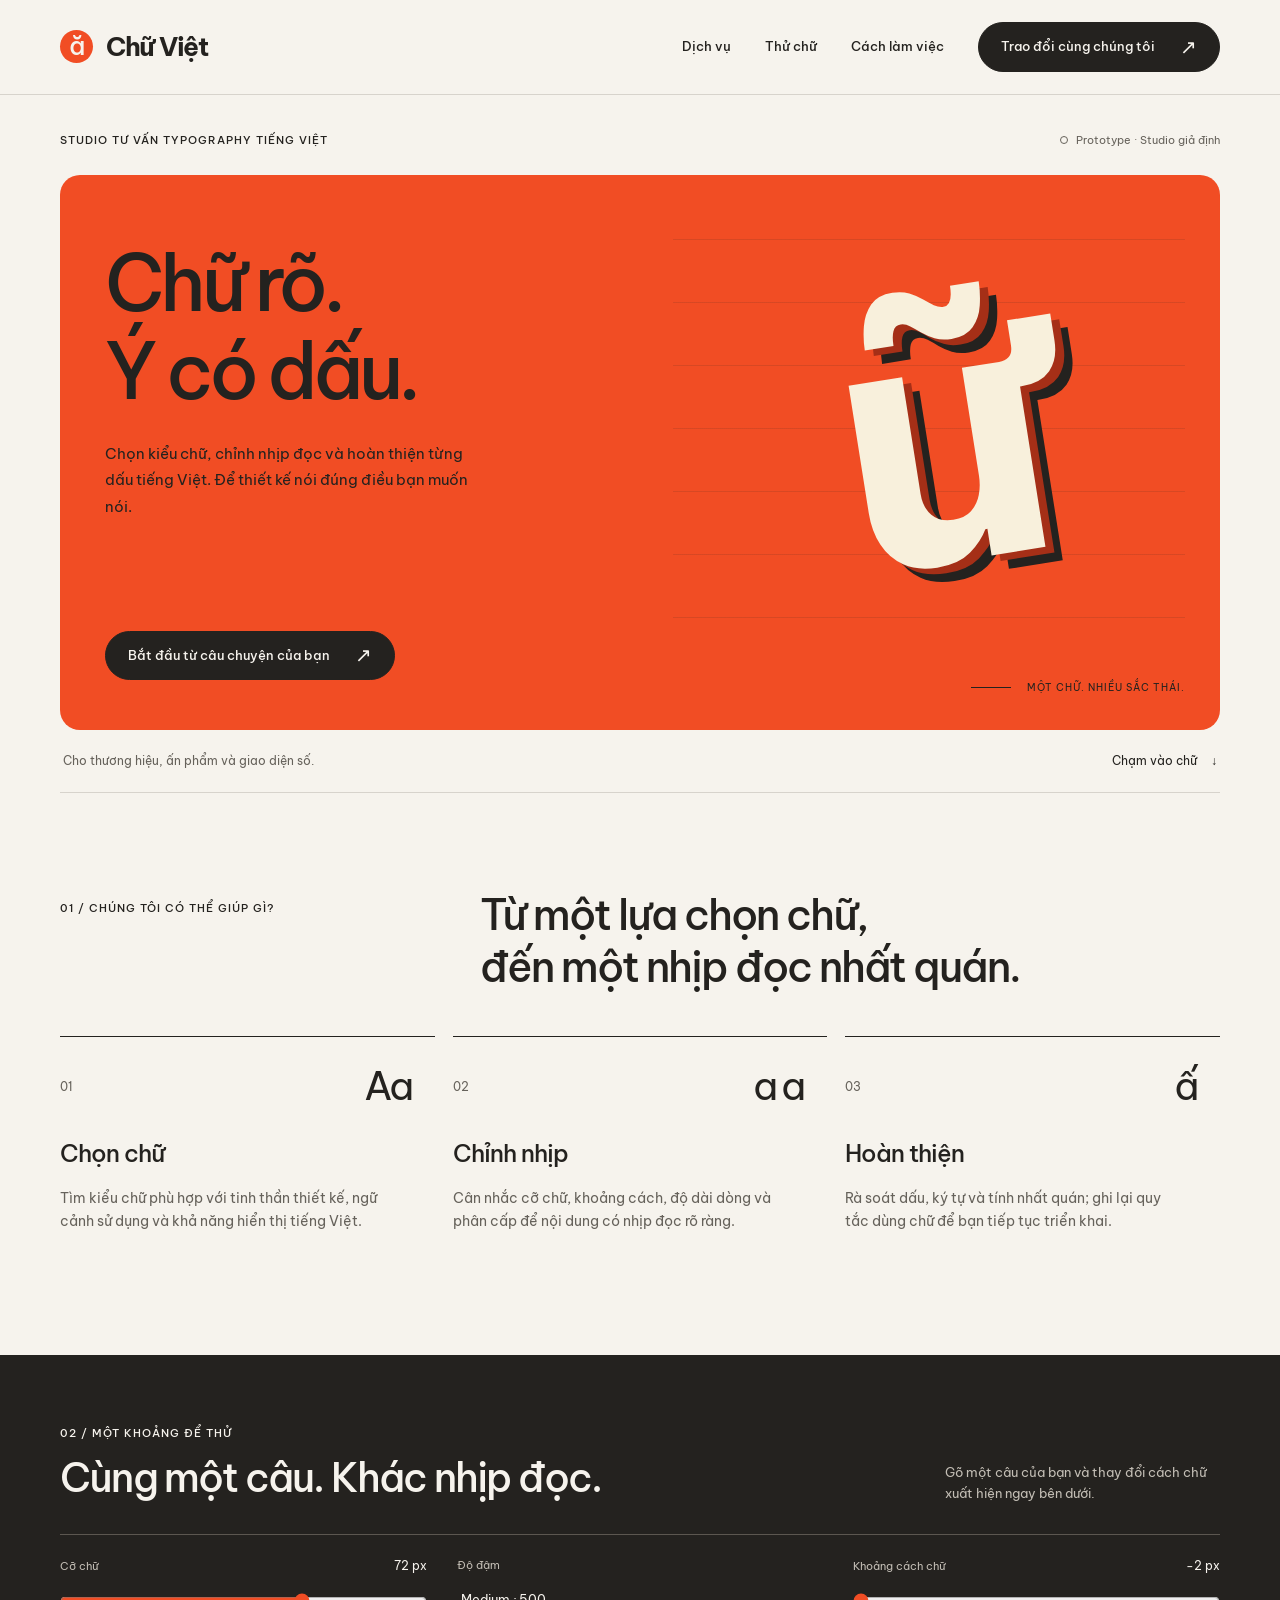
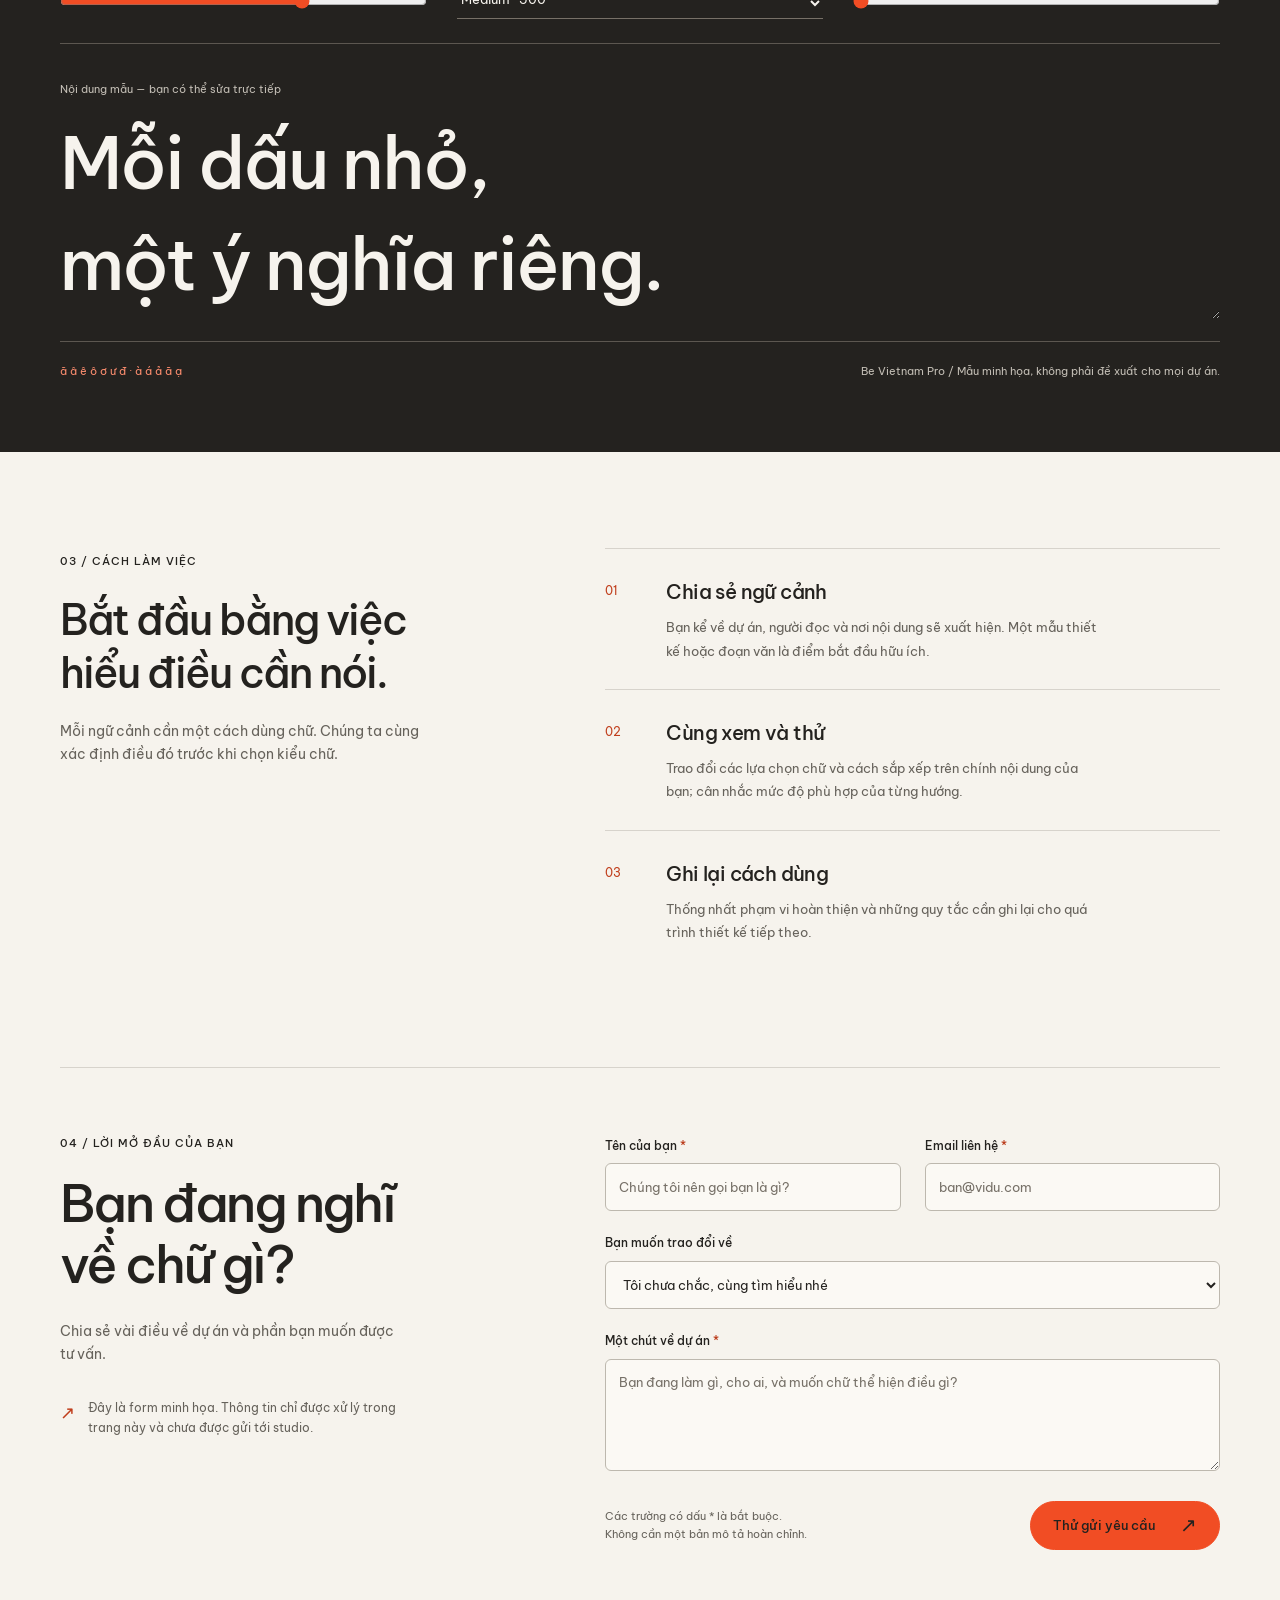
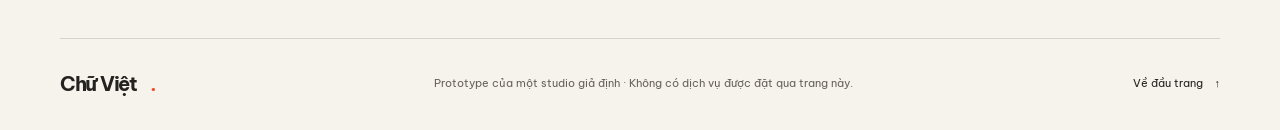
<file: evals/runs/2026-10-08/control-public/index.html>
<!doctype html>
<html lang="vi">
<head>
<meta charset="utf-8">
<meta name="viewport" content="width=device-width, initial-scale=1">
<meta name="theme-color" content="#f14d24">
<title>Chữ Việt — Chữ rõ. Ý có dấu.</title>
<style>
@font-face{font-family:Be Vietnam;src:url('../../../../assets/fonts/BeVietnamPro-Regular.ttf') format('truetype');font-weight:400;font-display:swap}
@font-face{font-family:Be Vietnam;src:url('../../../../assets/fonts/BeVietnamPro-Medium.ttf') format('truetype');font-weight:500;font-display:swap}
@font-face{font-family:Be Vietnam;src:url('../../../../assets/fonts/BeVietnamPro-Bold.ttf') format('truetype');font-weight:700;font-display:swap}
:root{--paper:#f6f3ed;--ink:#24221f;--orange:#f14d24;--line:#d7d3cc;--muted:#66625b;--dark:#24221f}
*{box-sizing:border-box}html{scroll-behavior:smooth;scroll-padding-top:90px}body{margin:0;background:var(--paper);color:var(--ink);font-family:Be Vietnam,Arial,sans-serif;font-size:15px;line-height:1.65}button,input,select,textarea{font:inherit}button,a,input,textarea,select{-webkit-tap-highlight-color:transparent}a{color:inherit;text-decoration:none}button{cursor:pointer}::selection{background:#ffd17b;color:var(--ink)}:focus-visible{outline:3px solid #1f6ac0;outline-offset:5px}button:focus-visible,input:focus-visible,textarea:focus-visible,select:focus-visible{outline-offset:3px}.skip{position:fixed;top:-100px;left:20px;z-index:20;background:var(--ink);color:white;padding:10px 18px}.skip:focus{top:10px}.wrap{max-width:1440px;margin:auto;padding:0 60px}.topbar{border-bottom:1px solid var(--line);position:relative;z-index:10}.header{height:94px;display:flex;align-items:center;justify-content:space-between;gap:30px}.brand{font-size:26px;font-weight:700;letter-spacing:-1.3px;display:flex;align-items:center;gap:13px}.brand-icon{font-weight:500;background:var(--orange);color:var(--paper);width:33px;height:33px;border-radius:50%;display:grid;place-items:center;font-size:25px;line-height:1}.nav{display:flex;align-items:center;gap:34px;font-size:13px;font-weight:500}.nav a:not(.button):hover{color:#c53712}.button{display:inline-flex;justify-content:center;align-items:center;gap:25px;border-radius:100px;background:var(--ink);color:var(--paper);border:1px solid var(--ink);font-size:13px;font-weight:500;padding:13px 22px;min-height:48px;transition:background .2s,transform .2s}.button:hover{background:#434039;transform:translateY(-2px)}.button .arrow{font-size:20px;line-height:1}.menu-toggle{display:none}.meta{font-size:11px;font-weight:500;letter-spacing:1px;text-transform:uppercase}.hero{padding-top:36px}.hero-top{display:flex;justify-content:space-between;gap:20px;align-items:center;margin-bottom:26px}.prototype{display:flex;gap:8px;align-items:center;font-size:11px;color:var(--muted)}.prototype:before{content:'';display:block;width:6px;height:6px;border:1px solid var(--muted);border-radius:50%}.poster{background:var(--orange);border-radius:20px;display:grid;grid-template-columns:1.12fr 1fr;min-height:555px;overflow:hidden;position:relative}.hero-copy{padding:55px 0 50px 45px;position:relative;z-index:1;display:flex;flex-direction:column;align-items:flex-start}.hero-copy h1{font-size:clamp(54px,6.05vw,87px);font-weight:500;line-height:1.13;letter-spacing:-5px;margin:10px 0 26px;max-width:580px}.hero-copy h1 span{display:block}.hero-copy p{font-size:15px;max-width:363px;margin:0 0 32px;line-height:1.75}.hero-copy .button{margin-top:auto}.letter-object{position:relative;display:flex;justify-content:center;align-items:center;min-width:0;isolation:isolate}.letter-object:before{content:'';position:absolute;inset:50px 35px 50px 0;background:repeating-linear-gradient(0deg,transparent 0 62px,#24221f20 62px 63px)}.letter-object .letter{font-size:clamp(220px,28vw,410px);font-weight:700;letter-spacing:-30px;line-height:1;transform:rotate(-9deg);color:#f8f0dc;text-shadow:8px 7px 0 #a52f17,15px 16px 0 #24221f;position:relative;margin-right:36px;padding-bottom:38px}.letter-note{position:absolute;bottom:34px;right:35px;font-size:10px;letter-spacing:1px;text-transform:uppercase;display:flex;align-items:center;gap:16px}.letter-note:before{content:'';width:40px;height:1px;background:var(--ink)}.hero-bottom{display:flex;justify-content:space-between;align-items:center;gap:30px;padding:21px 3px;font-size:12px;color:var(--muted);border-bottom:1px solid var(--line)}.hero-bottom a{color:var(--ink);display:flex;gap:14px}.section{padding-top:96px;padding-bottom:96px}.section-head{display:grid;grid-template-columns:1fr 2fr;gap:50px;margin-bottom:44px}.section-head .meta{padding-top:10px}.section-head h2{font-size:42px;line-height:1.23;font-weight:500;letter-spacing:-2px;margin:0;max-width:620px}.offerings{display:grid;grid-template-columns:repeat(3,1fr);gap:18px}.offering{border-top:1px solid var(--ink);padding:24px 24px 26px 0}.offering-top{display:flex;justify-content:space-between;align-items:center}.offering .number{font-size:12px;color:var(--muted)}.offering .mini{font-size:39px;letter-spacing:-3px;line-height:1.3}.offering h3{font-size:24px;letter-spacing:-1px;font-weight:500;margin:22px 0 13px}.offering p{margin:0;font-size:14px;color:var(--muted);max-width:320px}.sample-section{background:var(--dark);color:var(--paper);padding:65px 0 72px}.sample-heading{display:flex;align-items:flex-end;justify-content:space-between;gap:30px;margin-bottom:30px}.sample-heading h2{font-size:40px;letter-spacing:-1.8px;font-weight:500;margin:8px 0 0;line-height:1.3}.sample-heading p{font-size:13px;color:#c3beb5;max-width:275px;margin:0}.sample-controls{display:grid;grid-template-columns:1fr 1fr 1fr;gap:30px;border-top:1px solid #5c5750;border-bottom:1px solid #5c5750;padding:21px 0}.control label{font-size:11px;color:#c3beb5;display:flex;justify-content:space-between;align-items:center;margin-bottom:12px}.control output{font-size:12px;color:var(--paper)}input[type=range]{width:100%;accent-color:var(--orange);cursor:pointer;height:26px;margin:0}.weight-select{border:0;border-bottom:1px solid #777067;border-radius:0;background:var(--dark);color:var(--paper);width:100%;padding:2px 0 8px;font-size:13px;min-height:32px}.specimen{padding:36px 0 22px}.specimen label{font-size:11px;display:block;color:#c3beb5;margin-bottom:15px}.sample-text{font-size:72px;font-weight:500;letter-spacing:-2px;line-height:1.4;border:0;outline-offset:8px;background:transparent;color:#f6f3ed;width:100%;min-height:180px;padding:0;resize:vertical;overflow-wrap:anywhere;display:block;border-radius:0}.sample-bottom{display:flex;gap:20px;justify-content:space-between;border-top:1px solid #5c5750;padding-top:20px;color:#c3beb5;font-size:11px}.sample-bottom span:first-child{color:#fe8e6f}.process{display:grid;grid-template-columns:1fr 1.35fr;gap:90px}.process-intro h2{font-size:42px;line-height:1.25;letter-spacing:-2px;font-weight:500;margin:21px 0}.process-intro p{color:var(--muted);font-size:14px;max-width:360px}.process-step{display:grid;grid-template-columns:45px 1fr;gap:16px;padding:26px 0;border-top:1px solid var(--line)}.step-no{font-size:12px;color:#c03e1c;padding-top:6px}.process-step h3{font-size:20px;font-weight:500;letter-spacing:-.6px;margin:0 0 8px}.process-step p{font-size:13px;line-height:1.8;color:var(--muted);margin:0;max-width:440px}.request{padding:62px 0 68px;border-top:1px solid var(--line);display:grid;grid-template-columns:1fr 1.35fr;gap:90px}.request h2{font-size:52px;letter-spacing:-2.6px;line-height:1.17;font-weight:500;margin:19px 0 25px}.request-intro p{font-size:14px;color:var(--muted);max-width:350px}.request-note{margin-top:32px;font-size:12px;color:var(--muted);display:flex;gap:13px;align-items:flex-start;max-width:350px}.note-symbol{font-size:18px;color:#c03e1c}.request-form{padding-top:6px}.fields-row{display:grid;grid-template-columns:1fr 1fr;gap:24px}.field{margin-bottom:22px}.field label{display:block;font-size:12px;font-weight:500;margin-bottom:8px}.required{color:#ba3918}input:not([type=range]),textarea:not(.sample-text),select:not(.weight-select){border:1px solid #bdb8ae;background:#fbf9f4;color:var(--ink);border-radius:6px;width:100%;padding:12px 13px;min-height:48px;font-size:13px}input::placeholder,textarea::placeholder{color:#777168}textarea:not(.sample-text){min-height:110px;resize:vertical}.form-footer{display:flex;align-items:center;justify-content:space-between;gap:25px}.form-footer small{font-size:11px;line-height:1.7;max-width:215px;color:var(--muted)}.form-footer .button{background:var(--orange);border-color:var(--orange);color:#24221f;white-space:nowrap}.form-footer .button:hover{background:#ff6b44}.status{font-size:13px;line-height:1.7;margin:20px 0 0;min-height:0}.status:not(:empty){border:1px solid #94a991;border-radius:6px;padding:14px 16px;background:#edf2e8;color:#30452d}.footer{border-top:1px solid var(--line);padding:28px 0 30px;display:flex;align-items:center;justify-content:space-between;gap:25px}.footer .brand{font-size:20px}.footer small{font-size:11px;color:var(--muted)}.footer a:last-child{font-size:11px;display:flex;gap:12px}
@media(min-width:1500px){.hero-copy h1{font-size:87px}.letter-object .letter{font-size:410px}}
@media(max-width:1000px){.wrap{padding:0 32px}.header{height:82px}.nav{gap:20px}.hero-copy{padding:40px 0 40px 30px}.hero-copy h1{letter-spacing:-3px;font-size:65px}.hero-copy p{max-width:300px}.poster{min-height:505px}.letter-object .letter{font-size:290px;letter-spacing:-18px;text-shadow:6px 5px 0 #a52f17,11px 12px 0 #24221f;margin-right:18px}.section-head{grid-template-columns:.75fr 2fr;gap:30px}.process,.request{gap:45px}.sample-text{font-size:60px}.request h2{font-size:43px}.form-footer{align-items:flex-start;flex-direction:column;gap:15px}}
@media(max-width:700px){html{scroll-padding-top:24px}.wrap{padding:0 22px}.header{height:77px;gap:15px}.brand{font-size:23px;gap:9px}.brand-icon{width:28px;height:28px;font-size:21px}.menu-toggle{display:flex;align-items:center;justify-content:center;gap:9px;min-width:74px;min-height:44px;border:1px solid #bdb8ae;background:transparent;color:var(--ink);border-radius:100px;font-size:12px}.menu-toggle .menu-lines{width:13px;height:8px;border-top:1px solid var(--ink);border-bottom:1px solid var(--ink)}.nav{display:none;position:absolute;top:77px;left:0;right:0;background:var(--paper);padding:18px 22px 24px;border-bottom:1px solid var(--line);box-shadow:0 10px 12px #24221f0a}.nav.open{display:flex;align-items:stretch;gap:0;flex-direction:column}.nav a:not(.button){padding:13px 3px}.nav .button{margin-top:12px;align-self:flex-start}.hero{padding-top:23px}.hero-top{margin-bottom:19px;gap:12px;align-items:flex-start}.hero-top .meta{font-size:9px;letter-spacing:.5px;max-width:150px}.prototype{font-size:9px;white-space:nowrap;gap:5px}.poster{border-radius:13px;grid-template-columns:1fr;min-height:0}.hero-copy{padding:29px 24px 14px}.hero-copy h1{font-size:53px;letter-spacing:-2.8px;line-height:1.14;margin:9px 0 24px}.hero-copy p{font-size:13px;line-height:1.75;max-width:285px;margin-bottom:24px}.hero-copy .button{font-size:12px;padding:12px 18px;gap:22px;min-height:46px}.letter-object{height:294px;margin-top:3px}.letter-object:before{inset:20px 24px 37px;background:repeating-linear-gradient(0deg,transparent 0 44px,#24221f20 44px 45px)}.letter-object .letter{font-size:245px;padding-bottom:32px;letter-spacing:-18px;margin-right:24px}.letter-note{right:22px;bottom:19px;font-size:8px;gap:11px}.letter-note:before{width:25px}.hero-bottom{font-size:10px;padding:16px 0;gap:18px;align-items:flex-start}.hero-bottom span{max-width:175px}.hero-bottom a{white-space:nowrap;gap:7px}.section{padding-top:58px;padding-bottom:58px}.section-head{display:block;margin-bottom:31px}.section-head .meta{padding:0;margin-bottom:19px;font-size:10px}.section-head h2{font-size:31px;letter-spacing:-1.4px;line-height:1.3}.offerings{grid-template-columns:1fr;gap:0}.offering{padding:21px 0 24px;display:grid;grid-template-columns:1fr 2.3fr;gap:0 20px}.offering-top{display:flex;flex-direction:column;align-items:flex-start;justify-content:space-between;grid-row:span 2}.offering .mini{font-size:34px}.offering h3{margin:0 0 9px;font-size:22px;letter-spacing:-.8px}.offering p{font-size:12px;line-height:1.8}.sample-section{padding:41px 0 43px}.sample-heading{display:block;margin-bottom:26px}.sample-heading .meta{font-size:10px}.sample-heading h2{font-size:31px;letter-spacing:-1.2px;margin-top:14px}.sample-heading p{font-size:12px;max-width:290px;margin:16px 0 0}.sample-controls{grid-template-columns:1fr 1fr;gap:19px 23px;padding:18px 0}.control:first-child{grid-column:span 2}.control label{font-size:10px;margin-bottom:8px}.control output{font-size:11px}.weight-select{font-size:12px}.specimen{padding:27px 0 20px}.specimen label{font-size:10px;margin-bottom:16px}.sample-text{font-size:44px;letter-spacing:-1px;min-height:225px;line-height:1.5}.sample-bottom{font-size:9px;gap:13px;line-height:1.8}.sample-bottom span{max-width:170px}.process,.request{display:block}.process-intro .meta,.request .meta{font-size:10px}.process-intro h2{font-size:31px;letter-spacing:-1.4px;margin:19px 0}.process-intro p{font-size:12px;max-width:290px;margin-bottom:30px}.process-step{grid-template-columns:30px 1fr;gap:15px;padding:22px 0}.process-step h3{font-size:18px}.process-step p{font-size:12px}.request{padding:46px 0 47px}.request h2{font-size:38px;letter-spacing:-1.7px;margin:19px 0 21px}.request-intro p{font-size:12px;max-width:290px}.request-note{font-size:11px;margin-top:21px;line-height:1.75;max-width:300px}.request-form{padding-top:29px}.fields-row{grid-template-columns:1fr;gap:0}.field{margin-bottom:18px}.field label{font-size:11px;margin-bottom:7px}input:not([type=range]),textarea:not(.sample-text),select:not(.weight-select){font-size:16px;padding:11px 12px}.form-footer{gap:17px;align-items:stretch}.form-footer small{max-width:290px;font-size:10px}.form-footer .button{min-height:50px;font-size:13px;justify-content:space-between}.status{font-size:12px}.footer{padding:25px 0;flex-wrap:wrap;gap:17px}.footer .brand{font-size:20px}.footer small{order:3;flex-basis:100%;font-size:10px}.footer a:last-child{font-size:10px;margin-left:auto}}
@media(prefers-reduced-motion:reduce){html{scroll-behavior:auto}.button{transition:none}}
</style>
</head>
<body id="top">
<a class="skip" href="#main">Đến nội dung chính</a>
<header class="topbar">
  <div class="wrap header">
    <a class="brand" href="#top" aria-label="Chữ Việt — về đầu trang"><span class="brand-icon" aria-hidden="true">ă</span>Chữ Việt</a>
    <button class="menu-toggle" type="button" aria-expanded="false" aria-controls="navigation">Menu <span class="menu-lines" aria-hidden="true"></span></button>
    <nav class="nav" id="navigation" aria-label="Điều hướng chính"><a href="#services">Dịch vụ</a><a href="#sample">Thử chữ</a><a href="#process">Cách làm việc</a><a class="button" href="#request">Trao đổi cùng chúng tôi <span class="arrow" aria-hidden="true">↗</span></a></nav>
  </div>
</header>
<main id="main">
  <section class="wrap hero" aria-labelledby="hero-title">
    <div class="hero-top"><span class="meta">Studio tư vấn typography tiếng Việt</span><span class="prototype">Prototype · Studio giả định</span></div>
    <div class="poster">
      <div class="hero-copy"><h1 id="hero-title"><span>Chữ rõ.</span> <span>Ý có dấu.</span></h1><p>Chọn kiểu chữ, chỉnh nhịp đọc và hoàn thiện từng dấu tiếng Việt. Để thiết kế nói đúng điều bạn muốn nói.</p><a class="button" href="#request">Bắt đầu từ câu chuyện của bạn <span class="arrow" aria-hidden="true">↗</span></a></div>
      <div class="letter-object" aria-hidden="true"><div class="letter">ữ</div><span class="letter-note">Một chữ. Nhiều sắc thái.</span></div>
    </div>
    <div class="hero-bottom"><span>Cho thương hiệu, ấn phẩm và giao diện số.</span><a href="#sample">Chạm vào chữ <span aria-hidden="true">↓</span></a></div>
  </section>
  <section class="wrap section" id="services" aria-labelledby="services-title">
    <div class="section-head"><div class="meta">01 / Chúng tôi có thể giúp gì?</div><h2 id="services-title">Từ một lựa chọn chữ,<br>đến một nhịp đọc nhất quán.</h2></div>
    <div class="offerings">
      <article class="offering"><div class="offering-top"><span class="number">01</span><span class="mini" aria-hidden="true">Aa</span></div><h3>Chọn chữ</h3><p>Tìm kiểu chữ phù hợp với tinh thần thiết kế, ngữ cảnh sử dụng và khả năng hiển thị tiếng Việt.</p></article>
      <article class="offering"><div class="offering-top"><span class="number">02</span><span class="mini" aria-hidden="true">a a</span></div><h3>Chỉnh nhịp</h3><p>Cân nhắc cỡ chữ, khoảng cách, độ dài dòng và phân cấp để nội dung có nhịp đọc rõ ràng.</p></article>
      <article class="offering"><div class="offering-top"><span class="number">03</span><span class="mini" aria-hidden="true">ấ</span></div><h3>Hoàn thiện</h3><p>Rà soát dấu, ký tự và tính nhất quán; ghi lại quy tắc dùng chữ để bạn tiếp tục triển khai.</p></article>
    </div>
  </section>
  <section class="sample-section" id="sample" aria-labelledby="sample-title">
    <div class="wrap">
      <div class="sample-heading"><div><span class="meta">02 / Một khoảng để thử</span><h2 id="sample-title">Cùng một câu. Khác nhịp đọc.</h2></div><p>Gõ một câu của bạn và thay đổi cách chữ xuất hiện ngay bên dưới.</p></div>
      <div class="sample-controls">
        <div class="control"><label for="type-size">Cỡ chữ <output id="size-value" for="type-size">72 px</output></label><input id="type-size" type="range" min="24" max="96" value="72"></div>
        <div class="control"><label for="type-weight">Độ đậm</label><select class="weight-select" id="type-weight"><option value="400">Regular · 400</option><option value="500" selected>Medium · 500</option><option value="700">Bold · 700</option></select></div>
        <div class="control"><label for="type-spacing">Khoảng cách chữ <output id="spacing-value" for="type-spacing">−2 px</output></label><input id="type-spacing" type="range" min="-2" max="5" step="0.5" value="-2"></div>
      </div>
      <div class="specimen"><label for="type-text">Nội dung mẫu — bạn có thể sửa trực tiếp</label><textarea class="sample-text" id="type-text" spellcheck="false" maxlength="300" rows="2">Mỗi dấu nhỏ,
một ý nghĩa riêng.</textarea></div>
      <div class="sample-bottom"><span>ă â ê ô ơ ư đ · à á ả ã ạ</span><span>Be Vietnam Pro / Mẫu minh họa, không phải đề xuất cho mọi dự án.</span></div>
    </div>
  </section>
  <section class="wrap section" id="process" aria-labelledby="process-title">
    <div class="process">
      <div class="process-intro"><span class="meta">03 / Cách làm việc</span><h2 id="process-title">Bắt đầu bằng việc<br>hiểu điều cần nói.</h2><p>Mỗi ngữ cảnh cần một cách dùng chữ. Chúng ta cùng xác định điều đó trước khi chọn kiểu chữ.</p></div>
      <div class="process-steps">
        <article class="process-step"><span class="step-no">01</span><div><h3>Chia sẻ ngữ cảnh</h3><p>Bạn kể về dự án, người đọc và nơi nội dung sẽ xuất hiện. Một mẫu thiết kế hoặc đoạn văn là điểm bắt đầu hữu ích.</p></div></article>
        <article class="process-step"><span class="step-no">02</span><div><h3>Cùng xem và thử</h3><p>Trao đổi các lựa chọn chữ và cách sắp xếp trên chính nội dung của bạn; cân nhắc mức độ phù hợp của từng hướng.</p></div></article>
        <article class="process-step"><span class="step-no">03</span><div><h3>Ghi lại cách dùng</h3><p>Thống nhất phạm vi hoàn thiện và những quy tắc cần ghi lại cho quá trình thiết kế tiếp theo.</p></div></article>
      </div>
    </div>
  </section>
  <section class="wrap" id="request" aria-labelledby="request-title">
    <div class="request">
      <div class="request-intro"><span class="meta">04 / Lời mở đầu của bạn</span><h2 id="request-title">Bạn đang nghĩ<br>về chữ gì?</h2><p>Chia sẻ vài điều về dự án và phần bạn muốn được tư vấn.</p><div class="request-note"><span class="note-symbol" aria-hidden="true">↗</span><span>Đây là form minh họa. Thông tin chỉ được xử lý trong trang này và chưa được gửi tới studio.</span></div></div>
      <form class="request-form" data-testid="request-form">
        <div class="fields-row"><div class="field"><label for="name">Tên của bạn <span class="required">*</span></label><input id="name" name="name" autocomplete="name" placeholder="Chúng tôi nên gọi bạn là gì?" required maxlength="100"></div><div class="field"><label for="email">Email liên hệ <span class="required">*</span></label><input id="email" name="email" type="email" autocomplete="email" placeholder="ban@vidu.com" required maxlength="200"></div></div>
        <div class="field"><label for="service">Bạn muốn trao đổi về</label><select id="service" name="service"><option value="unsure">Tôi chưa chắc, cùng tìm hiểu nhé</option><option value="choose">Chọn chữ</option><option value="rhythm">Chỉnh nhịp</option><option value="finish">Hoàn thiện</option></select></div>
        <div class="field"><label for="project">Một chút về dự án <span class="required">*</span></label><textarea id="project" name="project" placeholder="Bạn đang làm gì, cho ai, và muốn chữ thể hiện điều gì?" required maxlength="2000" rows="4"></textarea></div>
        <div class="form-footer"><small>Các trường có dấu * là bắt buộc.<br>Không cần một bản mô tả hoàn chỉnh.</small><button type="submit" class="button" data-testid="submit-request">Thử gửi yêu cầu <span class="arrow" aria-hidden="true">↗</span></button></div>
        <p class="status" data-testid="request-status" role="status" aria-live="polite" aria-atomic="true"></p>
      </form>
    </div>
  </section>
</main>
<footer class="wrap"><div class="footer"><a class="brand" href="#top">Chữ Việt<span aria-hidden="true" style="color:var(--orange)">.</span></a><small>Prototype của một studio giả định · Không có dịch vụ được đặt qua trang này.</small><a href="#top">Về đầu trang <span aria-hidden="true">↑</span></a></div></footer>
<script>
const menuButton=document.querySelector('.menu-toggle');
const navigation=document.getElementById('navigation');
function closeMenu(){menuButton.setAttribute('aria-expanded','false');navigation.classList.remove('open');}
menuButton.addEventListener('click',()=>{const isOpen=menuButton.getAttribute('aria-expanded')==='true';menuButton.setAttribute('aria-expanded',String(!isOpen));navigation.classList.toggle('open',!isOpen);});
navigation.querySelectorAll('a').forEach(link=>link.addEventListener('click',closeMenu));
document.addEventListener('keydown',event=>{if(event.key==='Escape'&&menuButton.getAttribute('aria-expanded')==='true'){closeMenu();menuButton.focus();}});
const sizeInput=document.getElementById('type-size');
const spacingInput=document.getElementById('type-spacing');
const weightInput=document.getElementById('type-weight');
const sample=document.getElementById('type-text');
const mobileQuery=window.matchMedia('(max-width:700px)');
function updateSample(){sample.style.fontSize=sizeInput.value+'px';sample.style.letterSpacing=spacingInput.value+'px';sample.style.fontWeight=weightInput.value;document.getElementById('size-value').value=sizeInput.value+' px';document.getElementById('spacing-value').value=spacingInput.value.replace('-','−')+' px';sample.style.height='auto';sample.style.height=Math.max(mobileQuery.matches?225:180,sample.scrollHeight+4)+'px';}
if(mobileQuery.matches){sizeInput.value='44';spacingInput.value='-1';}
[sizeInput,spacingInput,weightInput].forEach(input=>input.addEventListener('input',updateSample));
sample.addEventListener('input',updateSample);
window.addEventListener('resize',updateSample);
updateSample();
document.fonts.ready.then(updateSample);
const form=document.querySelector('[data-testid="request-form"]');
const status=document.querySelector('[data-testid="request-status"]');
form.addEventListener('submit',event=>{event.preventDefault();status.textContent='Đã ghi nhận thao tác gửi thử. Yêu cầu chưa được gửi tới studio; nội dung bạn nhập được giữ lại để bạn tiếp tục chỉnh sửa.';});
form.addEventListener('input',()=>{if(status.textContent)status.textContent='Bạn đang chỉnh sửa yêu cầu. Nội dung vẫn được giữ trên trang; bạn có thể thử gửi lại khi sẵn sàng.';});
</script>
</body>
</html>
</file>
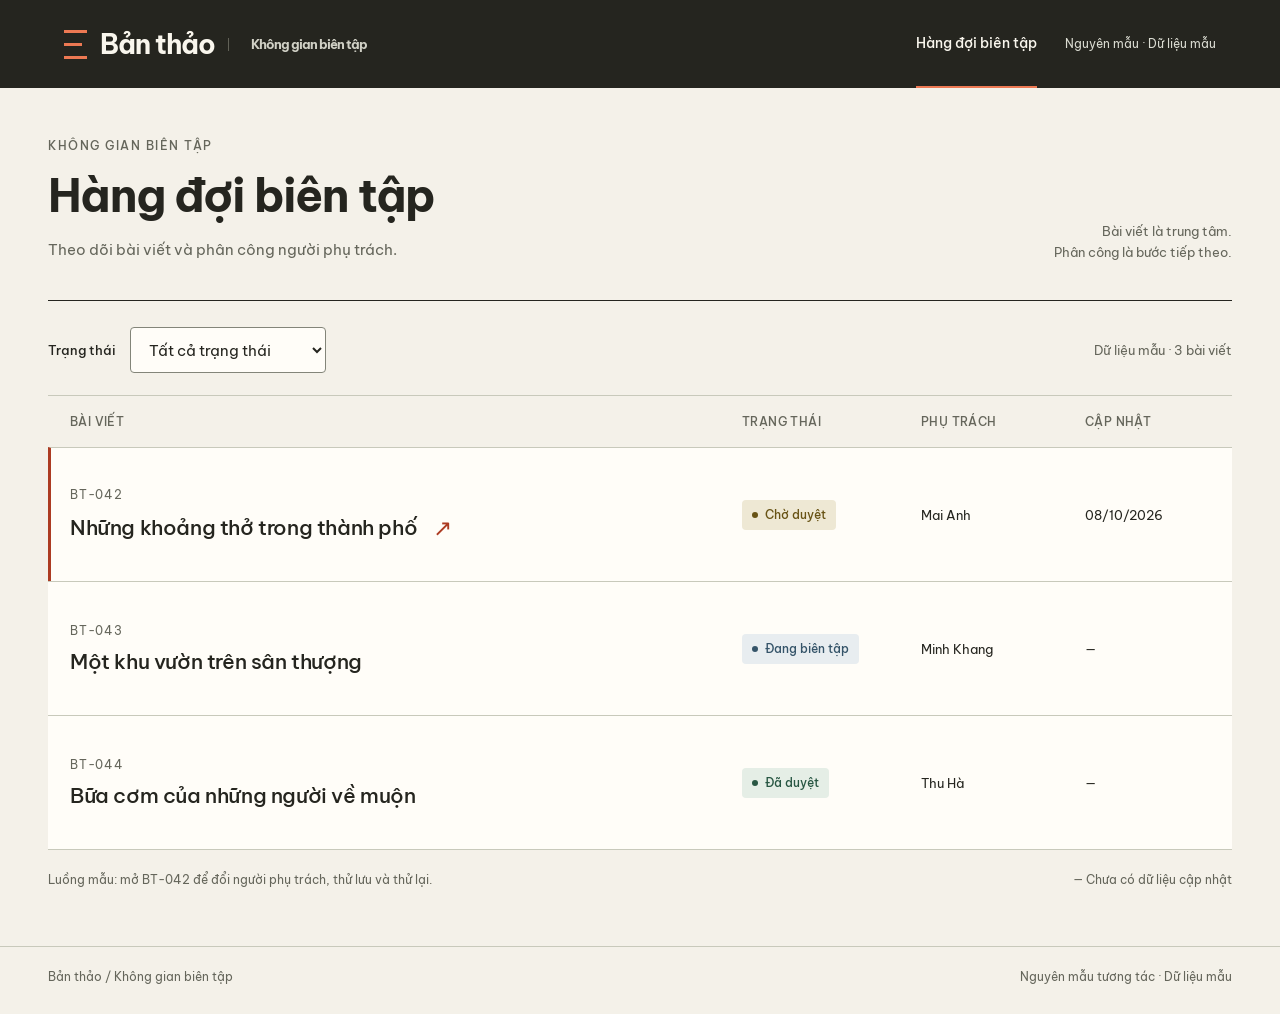
<file: evals/runs/2026-10-08/skill-app/index.html>
<!doctype html>
<html lang="vi">
<head>
<meta charset="utf-8">
<meta name="viewport" content="width=device-width, initial-scale=1">
<meta name="color-scheme" content="light">
<title>Bản thảo — Hàng đợi biên tập</title>
<style>
@font-face{font-family:Be;src:url('../../../../assets/fonts/BeVietnamPro-Regular.ttf') format('truetype');font-weight:400;font-display:swap}
@font-face{font-family:Be;src:url('../../../../assets/fonts/BeVietnamPro-Medium.ttf') format('truetype');font-weight:500;font-display:swap}
@font-face{font-family:Be;src:url('../../../../assets/fonts/BeVietnamPro-Bold.ttf') format('truetype');font-weight:700;font-display:swap}
:root{--paper:#f4f1e9;--surface:#fffdf8;--ink:#25251f;--muted:#65665b;--line:#c8c9bb;--rust:#ac3b22;--rust-hover:#8d2e19;--focus:#255aa2;--green:#285743;--error:#902e2b;--space:24px}
*{box-sizing:border-box}body{margin:0;background:var(--paper);color:var(--ink);font-family:Be,Arial,sans-serif;font-size:15px;line-height:1.6}button,select{font:inherit}a{color:inherit}button,a,select{-webkit-tap-highlight-color:transparent}button,select{min-height:46px}button{cursor:pointer}button:disabled{cursor:default}:focus-visible{outline:3px solid var(--focus);outline-offset:4px}h1,h2,p{margin:0}h1,h2{line-height:1.22}button{transition:background-color .12s,color .12s}a{transition:color .12s}.skip{position:absolute;left:20px;top:-100px;z-index:10;padding:12px;background:white;color:#25251f}.skip:focus{top:12px}.masthead{background:#25251f;color:#f9f6ed;padding:0 5%;min-height:88px;display:flex;align-items:center;justify-content:space-between;gap:20px}.wordmark{font-weight:700;font-size:27px;letter-spacing:-1px;line-height:1;display:flex;gap:13px;align-items:center}.mark{width:23px;height:29px;display:inline-block;border-top:3px solid #ed7953;border-bottom:3px solid #ed7953;position:relative}.mark:after{content:'';position:absolute;left:0;right:5px;top:10px;border-top:3px solid #ed7953}.workspace-label{font-size:13px;color:#d0d0c5;border-left:1px solid #616157;padding-left:22px}.nav-wrap{display:flex;align-items:center;gap:28px}.active-nav{font-size:14px;border-bottom:2px solid #ed7953;min-height:88px;display:flex;align-items:center;font-weight:500}.prototype{font-size:12px;color:#dadbd1;white-space:nowrap}.content{max-width:1296px;margin:0 auto;padding:48px 48px 56px}.eyebrow{font-size:12px;font-weight:500;letter-spacing:1.5px;text-transform:uppercase;color:var(--muted);margin-bottom:12px}.page-head{display:flex;justify-content:space-between;align-items:flex-end;gap:32px;margin-bottom:38px}.page-head h1{font-size:46px;letter-spacing:-1.6px;font-weight:700;max-width:700px}.intro{margin-top:15px;color:var(--muted);max-width:630px}.head-note{font-size:13px;color:var(--muted);max-width:180px;text-align:right}.rule{height:1px;background:var(--ink);margin-bottom:26px}.toolbar{display:flex;justify-content:space-between;align-items:center;gap:24px;margin-bottom:22px}.field-label{font-size:13px;font-weight:500;display:block;margin-bottom:7px}.filter-group{display:flex;gap:14px;align-items:center}.filter-group .field-label{margin:0}select{padding:10px 38px 10px 14px;border:1px solid #838579;background:var(--surface);color:var(--ink);border-radius:4px;max-width:100%}.filter{min-width:190px}.scope{font-size:13px;color:var(--muted)}.queue{border-top:1px solid var(--line);border-bottom:1px solid var(--line)}.queue-header,.article-row{display:grid;grid-template-columns:minmax(300px,1fr) 155px 140px 125px;gap:24px;align-items:center}.queue-header{padding:16px 22px;color:var(--muted);font-size:12px;letter-spacing:.4px;font-weight:500}.article-row{padding:26px 22px;background:var(--surface);border-top:1px solid var(--line);min-height:134px}.article-row:first-of-type{border-left:3px solid var(--rust);padding-left:19px}.article-id{font-size:12px;letter-spacing:.8px;color:var(--muted);margin-bottom:7px}.article-link{font-size:21px;font-weight:500;line-height:1.45;letter-spacing:-.4px;text-decoration:none;display:inline-flex;align-items:center;gap:16px}.article-link:hover{color:var(--rust);text-decoration:underline;text-underline-offset:5px}.arrow{font-size:23px;font-weight:400;color:var(--rust);flex:none}.row-title{max-width:490px}.badge{display:inline-flex;align-items:center;gap:7px;font-size:12px;line-height:1.4;font-weight:500;padding:7px 10px;border-radius:4px;width:fit-content}.badge:before{content:'';width:6px;height:6px;border-radius:50%;background:currentColor;flex:none}.pending{background:#eee8d4;color:#685315}.editing{background:#e8edf0;color:#355469}.approved{background:#e5eee6;color:var(--green)}.cell-label{display:none}.assignee-value,.date-value{font-size:13px}.queue-foot{display:flex;justify-content:space-between;gap:24px;margin-top:20px;color:var(--muted);font-size:12px}.demo-note{max-width:590px}.back-link{display:inline-flex;gap:10px;align-items:center;text-decoration:none;font-size:14px;min-height:44px;margin-bottom:30px;color:var(--muted)}.back-link:hover{color:var(--rust)}.detail-layout{display:grid;grid-template-columns:minmax(0,1fr) 365px;gap:56px;align-items:start}.object-heading{padding-bottom:32px;border-bottom:1px solid var(--ink)}.object-heading .eyebrow{margin-bottom:20px}.object-heading h1{font-size:48px;letter-spacing:-1.65px;max-width:650px;line-height:1.25;margin:16px 0 28px}.object-meta{display:flex;gap:40px;flex-wrap:wrap}.meta-label{display:block;color:var(--muted);font-size:12px;margin-bottom:4px}.meta-value{font-size:14px;font-weight:500}.object-context{margin-top:30px;max-width:570px}.object-context h2{font-size:19px;font-weight:500;letter-spacing:-.3px;margin-bottom:11px}.object-context p{color:var(--muted);font-size:14px}.edit-panel{background:var(--surface);border:1px solid var(--line);border-top:3px solid var(--rust);padding:28px}.panel-kicker{font-size:12px;letter-spacing:1px;text-transform:uppercase;color:var(--muted);margin-bottom:9px}.edit-panel h2{font-size:24px;letter-spacing:-.6px;margin-bottom:12px}.panel-intro{font-size:13px;color:var(--muted);margin-bottom:28px}.assignee-select{width:100%}.help{font-size:12px;color:var(--muted);margin-top:9px}.status{font-size:13px;line-height:1.65;margin-top:22px;padding:13px 14px;background:#f0ede5;border-left:3px solid #a4a598;min-height:66px}.status strong{display:block;font-weight:500}.status.error{background:#f8e9e5;border-color:var(--error);color:var(--error)}.status.success{background:#e9f0e8;border-color:var(--green);color:var(--green)}.status.dirty{background:#f3eedc;border-color:#806727;color:#695620}.save{width:100%;padding:12px 20px;background:var(--rust);color:#fff;border:0;border-radius:4px;font-weight:500;min-height:49px;margin-top:18px}.save:hover{background:var(--rust-hover)}.save:disabled{background:#e5e2d8;color:#646559}.demo-caption{font-size:12px;color:var(--muted);margin-top:16px}.footer{max-width:1296px;margin:0 auto;padding:20px 48px 28px;border-top:1px solid var(--line);display:flex;justify-content:space-between;gap:20px;color:var(--muted);font-size:12px}[hidden]{display:none!important}
@media(min-width:1500px){.content{padding-top:60px}.page-head{margin-bottom:44px}}
@media(max-width:1050px){.content{padding:36px 28px 44px}.queue-header,.article-row{grid-template-columns:minmax(235px,1fr) 128px 108px 100px;gap:16px}.detail-layout{grid-template-columns:minmax(0,1fr) 325px;gap:32px}.object-heading h1{font-size:39px}.workspace-label{display:none}.footer{padding-left:28px;padding-right:28px}}
@media(max-width:760px){.masthead{padding:20px 24px;min-height:0;flex-wrap:wrap;gap:18px}.wordmark{font-size:25px}.nav-wrap{width:100%;justify-content:space-between;gap:16px}.active-nav{min-height:35px;font-size:13px}.prototype{font-size:11px}.content{padding:32px 24px 40px}.page-head{display:block;margin-bottom:27px}.page-head h1{font-size:35px;letter-spacing:-1.1px}.intro{font-size:14px;margin-top:12px}.head-note{display:none}.rule{margin-bottom:20px}.toolbar{align-items:flex-start;gap:12px;flex-wrap:wrap}.filter-group{width:100%;justify-content:space-between;gap:10px}.filter{min-width:185px}.scope{font-size:12px}.queue-header{display:none}.article-row{display:grid;grid-template-columns:1fr 1fr;gap:16px;padding:23px 18px;min-height:0}.article-row:first-of-type{padding-left:15px}.row-title{grid-column:1/-1}.article-link{font-size:19px;gap:10px;align-items:flex-start;max-width:100%}.badge{margin:1px 0;font-size:11px}.cell-label{display:block;font-size:11px;color:var(--muted);margin-bottom:3px}.date-cell{grid-column:1/-1;display:flex;gap:10px;align-items:baseline}.date-cell .cell-label{margin:0}.queue-foot{display:block;margin-top:18px}.queue-foot>p+p{margin-top:10px}.back-link{margin-bottom:22px}.detail-layout{display:block}.object-heading h1{font-size:35px;letter-spacing:-1.2px;margin-top:16px}.object-heading{padding-bottom:25px}.object-meta{gap:20px 32px}.object-context{margin:24px 0 28px}.edit-panel{padding:24px 20px}.edit-panel h2{font-size:23px}.panel-intro{margin-bottom:23px}.footer{padding:18px 24px 24px;display:block}.footer span{display:block}.footer span+span{margin-top:5px}}
@media(prefers-reduced-motion:reduce){*{scroll-behavior:auto!important;transition:none!important}}
</style>
</head>
<body>
<a class="skip" href="#main">Đến nội dung chính</a>
<header class="masthead">
 <div class="wordmark"><span class="mark" aria-hidden="true"></span>Bản thảo <span class="workspace-label">Không gian biên tập</span></div>
 <div class="nav-wrap"><span class="active-nav">Hàng đợi biên tập</span><span class="prototype">Nguyên mẫu · Dữ liệu mẫu</span></div>
</header>
<main id="main" class="content">
 <section id="queue-view" aria-labelledby="queue-title">
  <div class="page-head"><div><p class="eyebrow">Không gian biên tập</p><h1 id="queue-title" tabindex="-1">Hàng đợi biên tập</h1><p class="intro">Theo dõi bài viết và phân công người phụ trách.</p></div><p class="head-note">Bài viết là trung tâm.<br>Phân công là bước tiếp theo.</p></div>
  <div class="rule"></div>
  <div class="toolbar"><div class="filter-group"><label class="field-label" for="queue-filter">Trạng thái</label><select id="queue-filter" class="filter" data-testid="queue-filter"><option value="all">Tất cả trạng thái</option><option value="pending">Chờ duyệt</option><option value="editing">Đang biên tập</option><option value="approved">Đã duyệt</option></select></div><p class="scope" id="scope" aria-live="polite">Dữ liệu mẫu · 3 bài viết</p></div>
  <div class="queue" role="table" aria-label="Hàng đợi bài viết mẫu">
   <div class="queue-header" role="row"><span role="columnheader">BÀI VIẾT</span><span role="columnheader">TRẠNG THÁI</span><span role="columnheader">PHỤ TRÁCH</span><span role="columnheader">CẬP NHẬT</span></div>
   <article class="article-row" role="row" data-status="pending"><div class="row-title" role="cell"><p class="article-id">BT-042</p><a class="article-link" href="?view=detail" data-testid="open-BT-042" data-open="BT-042"><span>Những khoảng thở trong thành phố</span><span class="arrow" aria-hidden="true">↗</span></a></div><div role="cell"><span class="badge pending">Chờ duyệt</span></div><div role="cell"><span class="cell-label">Phụ trách</span><span class="assignee-value" id="queue-assignee">Mai Anh</span></div><div role="cell" class="date-cell"><span class="cell-label">Cập nhật</span><span class="date-value">08/10/2026</span></div></article>
   <article class="article-row" role="row" data-status="editing"><div class="row-title" role="cell"><p class="article-id">BT-043</p><span class="article-link"><span>Một khu vườn trên sân thượng</span></span></div><div role="cell"><span class="badge editing">Đang biên tập</span></div><div role="cell"><span class="cell-label">Phụ trách</span><span class="assignee-value">Minh Khang</span></div><div role="cell" class="date-cell"><span class="cell-label">Cập nhật</span><span class="date-value" aria-label="Chưa có dữ liệu cập nhật">—</span></div></article>
   <article class="article-row" role="row" data-status="approved"><div class="row-title" role="cell"><p class="article-id">BT-044</p><span class="article-link"><span>Bữa cơm của những người về muộn</span></span></div><div role="cell"><span class="badge approved">Đã duyệt</span></div><div role="cell"><span class="cell-label">Phụ trách</span><span class="assignee-value">Thu Hà</span></div><div role="cell" class="date-cell"><span class="cell-label">Cập nhật</span><span class="date-value" aria-label="Chưa có dữ liệu cập nhật">—</span></div></article>
  </div>
  <div class="queue-foot"><p class="demo-note">Luồng mẫu: mở BT-042 để đổi người phụ trách, thử lưu và thử lại.</p><p>— Chưa có dữ liệu cập nhật</p></div>
 </section>
 <section id="detail-view" aria-labelledby="detail-title" hidden>
  <a class="back-link" href="?" data-testid="return-queue" id="return-queue"><span aria-hidden="true">←</span>Trở về hàng đợi</a>
  <div class="detail-layout">
   <div><div class="object-heading"><p class="eyebrow">Chi tiết bài viết · BT-042</p><span class="badge pending">Chờ duyệt</span><h1 id="detail-title" tabindex="-1">Những khoảng thở trong thành phố</h1><div class="object-meta"><div><span class="meta-label">Người phụ trách hiện tại</span><span class="meta-value" id="current-assignee">Mai Anh</span></div><div><span class="meta-label">Cập nhật</span><span class="meta-value">08/10/2026</span></div></div></div><div class="object-context"><h2>Phân công biên tập</h2><p>Chọn người phụ trách ở bên cạnh và lưu phân công. Sau khi lưu thành công, tên mới sẽ xuất hiện trong hàng đợi.</p></div></div>
   <form class="edit-panel" id="assignment-form"><p class="panel-kicker">BT-042 / Người phụ trách</p><h2>Đổi người phụ trách</h2><p class="panel-intro">Phân công cho một người trong danh sách mẫu.</p><label for="assignee" class="field-label">Người phụ trách</label><select id="assignee" class="assignee-select" data-testid="assignee" aria-describedby="assignee-help save-status"><option value="Mai Anh">Mai Anh</option><option value="Minh Khang">Minh Khang</option><option value="Thu Hà">Thu Hà</option></select><p class="help" id="assignee-help">Lựa chọn chỉ có hiệu lực sau khi lưu thành công.</p><div id="save-status" class="status" data-testid="save-status" role="status" aria-live="polite" aria-atomic="true"><strong>Chưa có thay đổi.</strong>Chọn người khác để lưu phân công.</div><button class="save" type="submit" id="save" data-testid="save" disabled>Lưu phân công</button><p class="demo-caption">Chế độ demo: lần lưu đầu tiên sẽ mô phỏng lỗi. Bạn có thể thử lại với lựa chọn được giữ nguyên.</p></form>
  </div>
 </section>
</main>
<footer class="footer"><span>Bản thảo / Không gian biên tập</span><span>Nguyên mẫu tương tác · Dữ liệu mẫu</span></footer>
<script>
(() => {
 'use strict';
 const query = new URLSearchParams(location.search);
 const queueView = document.getElementById('queue-view');
 const detailView = document.getElementById('detail-view');
 const filter = document.getElementById('queue-filter');
 const assignee = document.getElementById('assignee');
 const save = document.getElementById('save');
 const status = document.getElementById('save-status');
 let savedAssignee = 'Mai Anh';
 let attempted = false;
 let saving = false;
 let returnFocus = null;
 let savedScroll = 0;
 const validFilters = ['all', 'pending', 'editing', 'approved'];
 const requestedFilter = query.get('filter');
 filter.value = validFilters.includes(requestedFilter) ? requestedFilter : 'all';
 const updateFilter = () => {
  let visible = 0;
  document.querySelectorAll('.article-row').forEach(row => { row.hidden = filter.value !== 'all' && row.dataset.status !== filter.value; if (!row.hidden) visible++; });
  document.getElementById('scope').textContent = `Dữ liệu mẫu · ${visible} bài viết`;
  document.querySelector('[data-open]').href = `?view=detail&filter=${filter.value}`;
 };
 const feedback = (kind, heading, body) => {
  status.className = `status ${kind}`;
  status.replaceChildren();
  const strong = document.createElement('strong'); strong.textContent = heading; status.append(strong, document.createTextNode(body));
 };
 const setView = (detail, focus = true) => {
  queueView.hidden = detail; detailView.hidden = !detail;
  document.title = detail ? 'BT-042 — Bản thảo' : 'Bản thảo — Hàng đợi biên tập';
  if (focus) {
   if (detail) { document.getElementById('detail-title').focus(); window.scrollTo(0,0); }
   else { (returnFocus && !returnFocus.closest('[hidden]') ? returnFocus : document.getElementById('queue-title')).focus(); window.scrollTo(0,savedScroll); }
  }
 };
 filter.addEventListener('change', () => { updateFilter(); const url = new URL(location.href); url.searchParams.set('filter',filter.value); history.replaceState({},'',url); });
 document.querySelector('[data-open]').addEventListener('click', event => {
  if (event.ctrlKey || event.metaKey || event.shiftKey || event.altKey) return;
  event.preventDefault(); returnFocus = event.currentTarget; savedScroll = window.scrollY;
  const url = new URL(location.href); url.searchParams.set('view','detail'); url.searchParams.set('filter',filter.value); url.searchParams.delete('state'); history.pushState({},'',url); setView(true);
 });
 assignee.addEventListener('change', () => {
  const dirty = assignee.value !== savedAssignee;
  save.disabled = !dirty; save.textContent = attempted && dirty ? 'Thử lại phân công' : 'Lưu phân công';
  if (dirty) feedback('dirty','Lựa chọn chưa được lưu.',`Người được chọn: ${assignee.value}.`);
  else feedback('','Chưa có thay đổi.','Người phụ trách hiện tại vẫn là '+savedAssignee+'.');
 });
 document.getElementById('assignment-form').addEventListener('submit', event => {
  event.preventDefault(); if (saving || assignee.value === savedAssignee) return;
  saving = true; save.disabled = true; assignee.disabled = true; save.textContent = 'Đang lưu…';
  feedback('','Đang lưu phân công…','Vui lòng chờ kết quả mô phỏng.');
  window.setTimeout(() => {
   saving = false; assignee.disabled = false;
   if (!attempted) {
    attempted = true; feedback('error','Demo: chưa lưu được phân công.',`Lựa chọn ${assignee.value} được giữ nguyên. Nhấn “Thử lại phân công” để tiếp tục.`); save.disabled = false; save.textContent = 'Thử lại phân công';
   } else {
    savedAssignee = assignee.value; document.getElementById('current-assignee').textContent = savedAssignee; document.getElementById('queue-assignee').textContent = savedAssignee;
    feedback('success','Đã lưu phân công trong bản demo.',`Người phụ trách: ${savedAssignee}. Bạn có thể trở về hàng đợi.`); save.disabled = true; save.textContent = 'Đã lưu phân công';
   }
  },450);
 });
 document.getElementById('return-queue').addEventListener('click', event => {
  if (event.ctrlKey || event.metaKey || event.shiftKey || event.altKey) return;
  event.preventDefault(); const url = new URL(location.href); url.searchParams.delete('view'); url.searchParams.delete('state'); url.searchParams.set('filter',filter.value); history.pushState({},'',url); setView(false);
 });
 window.addEventListener('popstate', () => { const params = new URLSearchParams(location.search); const nextFilter = params.get('filter'); if (validFilters.includes(nextFilter)) filter.value = nextFilter; updateFilter(); setView(params.get('view') === 'detail'); });
 updateFilter();
 if (query.get('state') === 'error' && query.get('view') === 'detail') {
  assignee.value = 'Minh Khang'; attempted = true; save.disabled = false; save.textContent = 'Thử lại phân công'; feedback('error','Demo: chưa lưu được phân công.','Lựa chọn Minh Khang được giữ nguyên. Nhấn “Thử lại phân công” để tiếp tục.');
 }
 setView(query.get('view') === 'detail',false);
})();
</script>
</body>
</html>
</file>
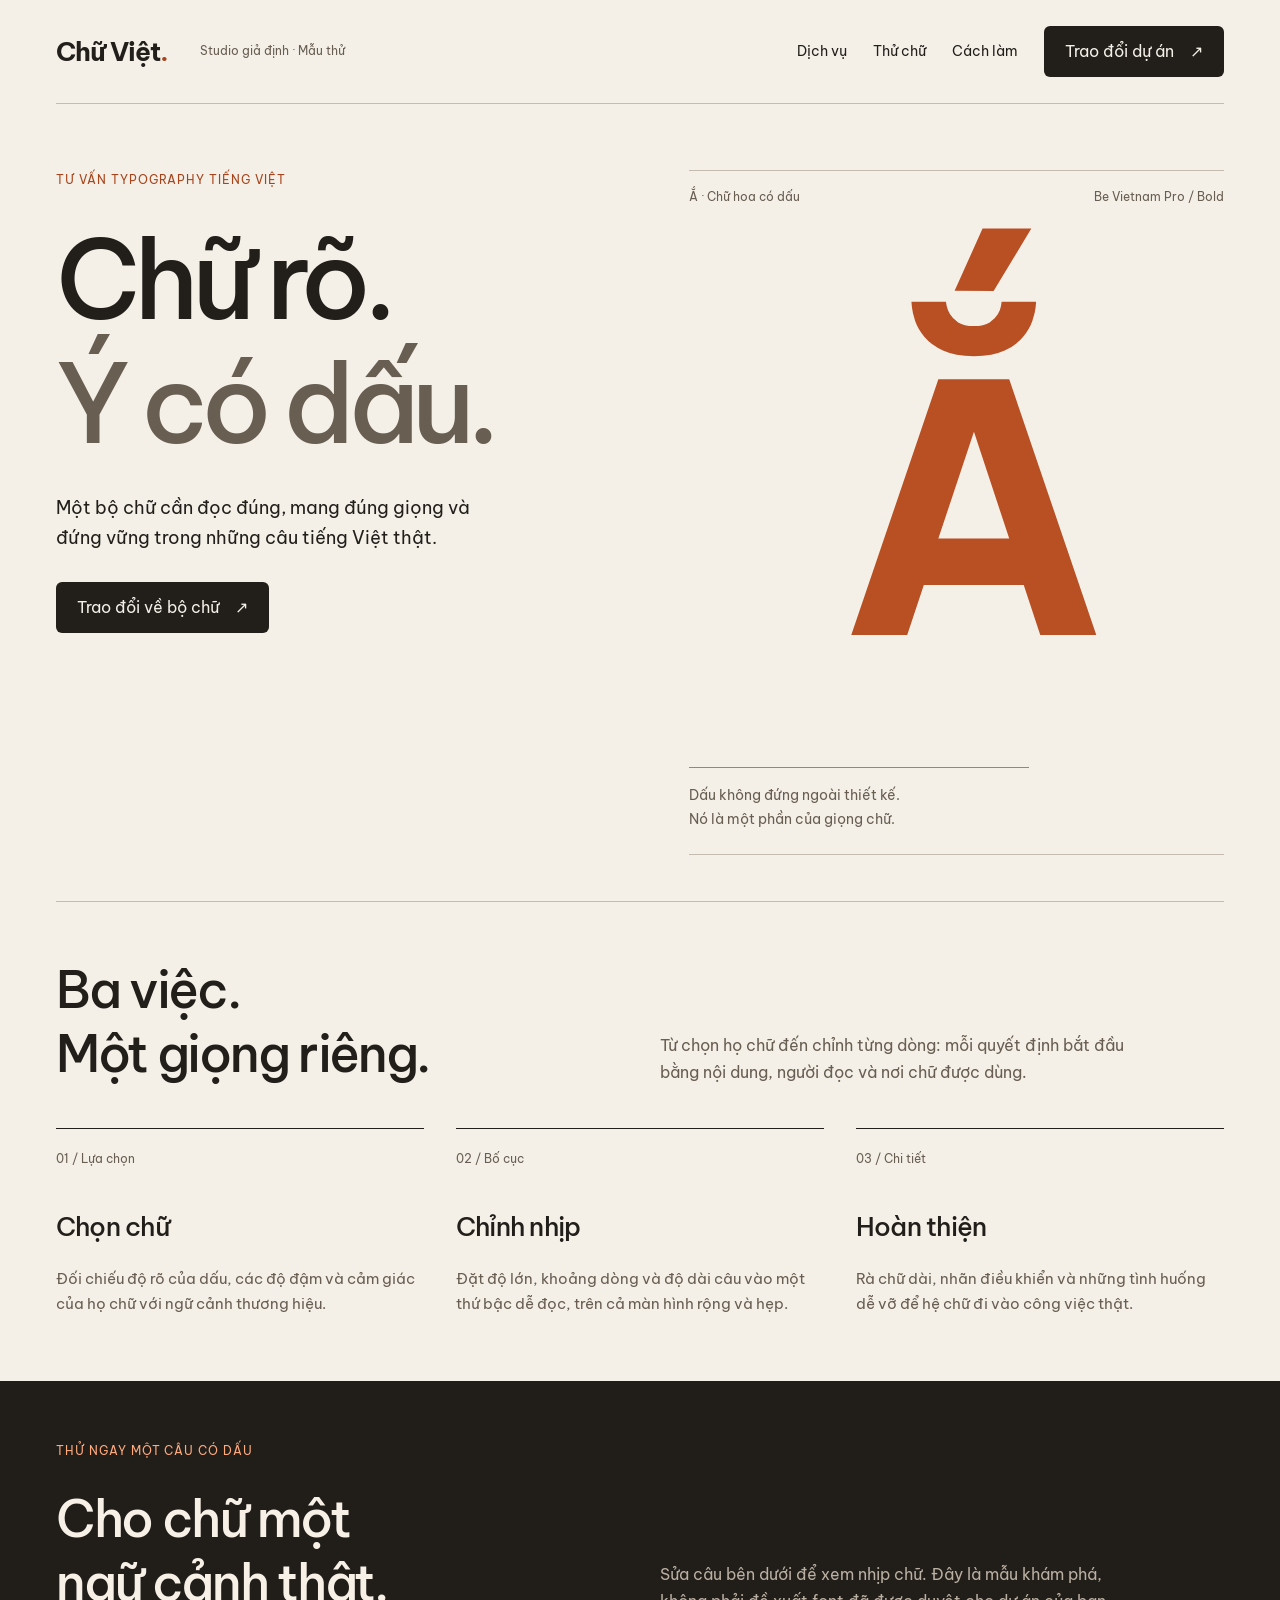
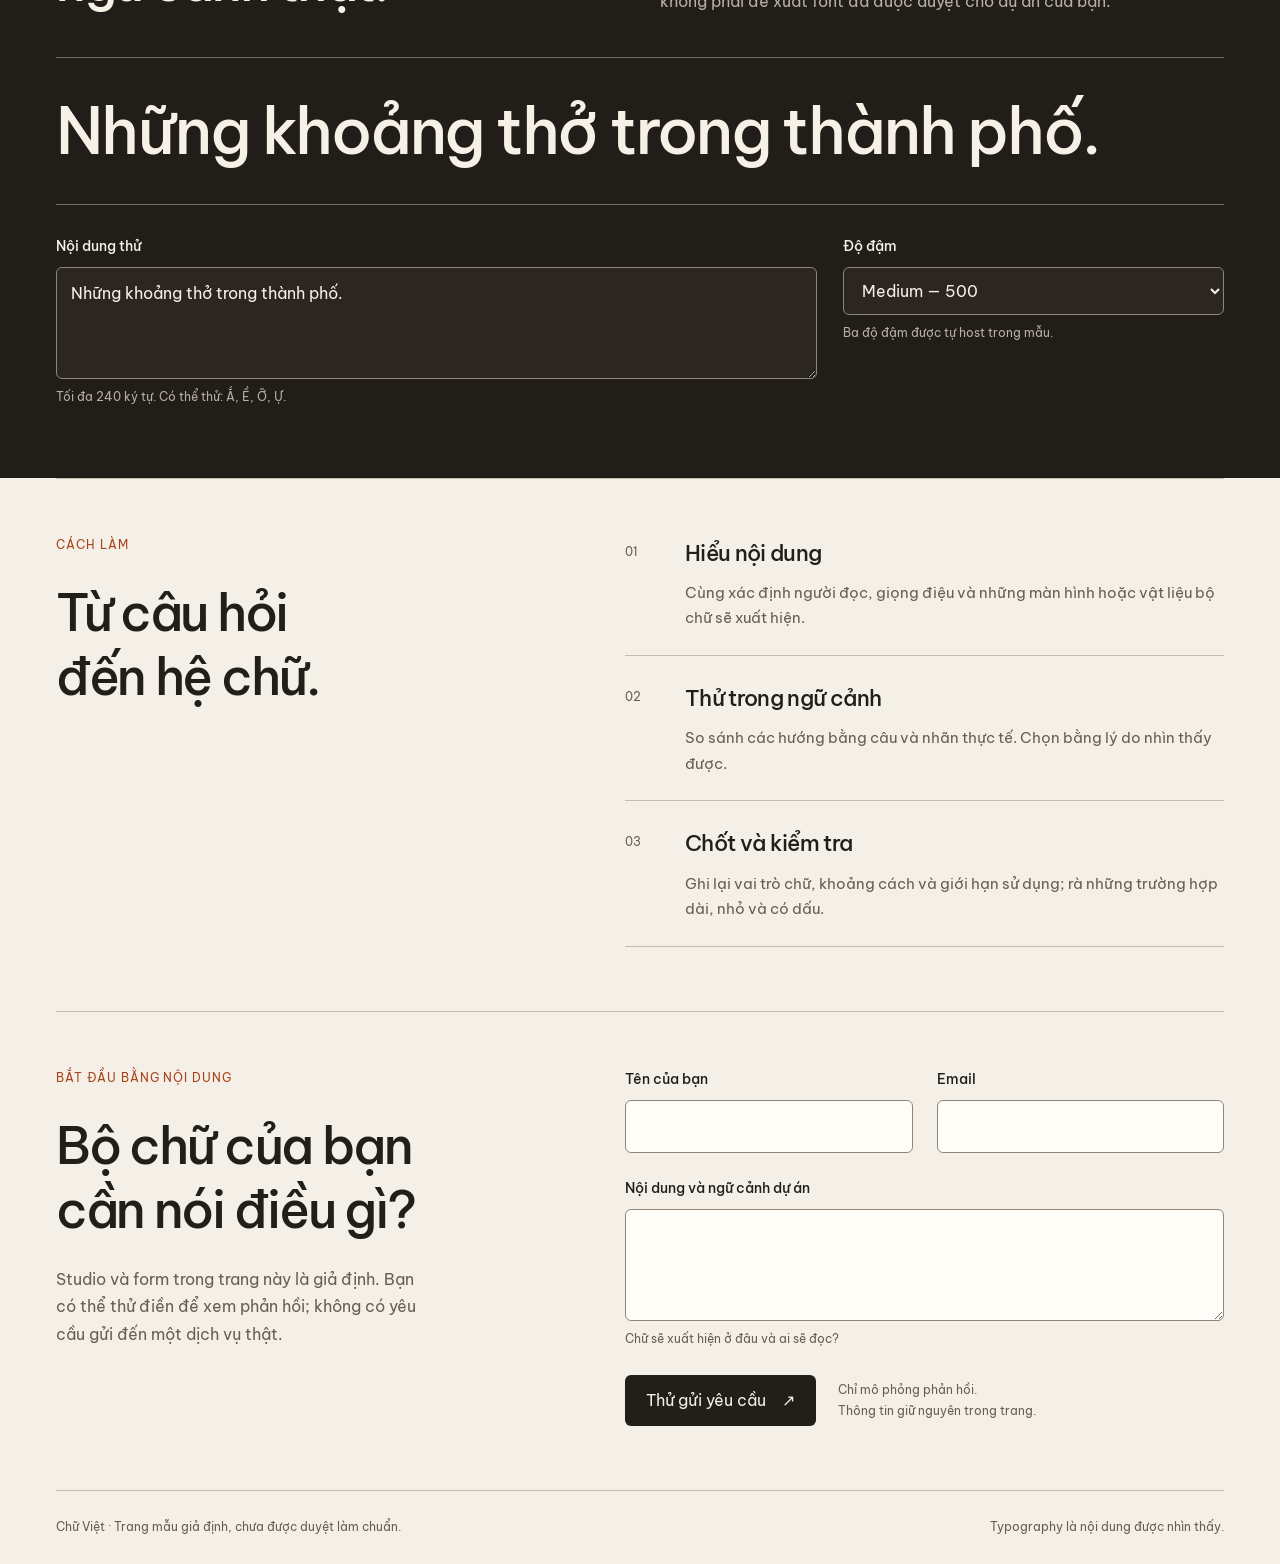
<file: evals/runs/2026-10-08/skill-public/index.html>
<!doctype html><html lang="vi"><head><meta charset="utf-8"><meta name="viewport" content="width=device-width,initial-scale=1"><title>Chữ Việt — mẫu thử typography</title><style>
@font-face{font-family:Be;src:url('../../../../assets/fonts/BeVietnamPro-Regular.ttf');font-weight:400}@font-face{font-family:Be;src:url('../../../../assets/fonts/BeVietnamPro-Medium.ttf');font-weight:500}@font-face{font-family:Be;src:url('../../../../assets/fonts/BeVietnamPro-Bold.ttf');font-weight:700}
:root{--paper:#f4f0e8;--ink:#221f1b;--secondary:#685e52;--rule:#c5bbae;--orange:#e66a32}*{box-sizing:border-box}html{scroll-behavior:smooth;scroll-padding-top:20px}body{margin:0;background:var(--paper);color:var(--ink);font:16px/1.7 Be,sans-serif}h1,h2,h3,p{margin:0}a{color:inherit;text-underline-offset:5px}a,button,input,textarea,select{touch-action:manipulation}button,input,textarea,select{font:inherit}button,a.action{min-height:48px;display:inline-flex;align-items:center;justify-content:center;padding:11px 20px;gap:16px;border:1px solid transparent;background:var(--ink);color:var(--paper);border-radius:6px;text-decoration:none;cursor:pointer}button:hover,a.action:hover{background:#484036}a:focus-visible,button:focus-visible,input:focus-visible,textarea:focus-visible,select:focus-visible{outline:3px solid #7141b0;outline-offset:4px}.skip{position:fixed;top:8px;left:8px;z-index:10;background:var(--paper);padding:12px;transform:translateY(-150%)}.skip:focus{transform:none}.container{max-width:1440px;padding:0 56px;margin:auto}.header{display:flex;align-items:center;gap:32px;padding:26px 0;border-bottom:1px solid var(--rule)}.brand{font-size:26px;font-weight:700;text-decoration:none;letter-spacing:-.04em}.brand:after{content:'.';color:#a8441b}.prototype{font-size:12px;color:var(--secondary)}nav{margin-left:auto;display:flex;gap:26px;align-items:center}nav a:not(.action){text-decoration:none;font-size:14px;padding:10px 0}.menu{display:none}.hero{display:grid;grid-template-columns:1.1fr 1fr;gap:45px;padding:66px 0 46px}.eyebrow{color:#a8441b;font-size:12px;letter-spacing:.08em;text-transform:uppercase;margin-bottom:26px}h1{font-weight:500;font-size:clamp(72px,8.5vw,122px);line-height:1.14;letter-spacing:-.065em;max-width:700px}h1 span{color:var(--secondary)}.intro{max-width:455px;margin:28px 0;font-size:18px}.type-object{border-top:1px solid var(--rule);border-bottom:1px solid var(--rule);display:flex;flex-direction:column;justify-content:space-between;align-self:stretch;padding:16px 0 22px;min-width:0}.object-note{display:flex;justify-content:space-between;color:var(--secondary);font-size:12px}.glyph{font-size:clamp(190px,27vw,370px);font-weight:700;line-height:1.5;letter-spacing:-.1em;text-align:center;color:#b95024;padding-top:.12em}.object-caption{max-width:340px;font-size:14px;color:var(--secondary);border-top:1px solid var(--orange);padding-top:16px}.chapter{border-top:1px solid var(--rule);padding:56px 0 64px}.section-title{display:grid;grid-template-columns:1fr 1fr;gap:40px;margin-bottom:42px}h2{font-size:clamp(32px,4vw,52px);line-height:1.25;letter-spacing:-.045em;font-weight:500}.section-title>p{max-width:480px;align-self:end;color:var(--secondary)}.services{display:grid;grid-template-columns:repeat(3,1fr);gap:32px}.services article{border-top:1px solid var(--ink);padding-top:20px}.index{font-size:12px;color:var(--secondary);display:block;margin-bottom:36px}h3{font-size:26px;font-weight:500;letter-spacing:-.03em;margin-bottom:16px}.services p{font-size:15px;color:var(--secondary)}.sample{background:#211d19;color:#f6f0e7;padding:60px 0 70px}.sample .eyebrow{color:#ffab7e}.sample .section-title>p{color:#b9afa2}.sample-text{font-size:clamp(32px,5vw,68px);line-height:1.35;letter-spacing:-.035em;border-top:1px solid #776b5d;border-bottom:1px solid #776b5d;padding:30px 0;margin-bottom:30px;overflow-wrap:anywhere}.sample-controls{display:grid;grid-template-columns:2fr 1fr;gap:26px}.field label{display:block;font-size:14px;font-weight:500;margin-bottom:8px}.field input,.field textarea,.field select{display:block;width:100%;border:1px solid #928577;border-radius:6px;background:#fffdf8;color:#221f1b;padding:12px 14px;min-height:48px}.field textarea{resize:vertical;min-height:112px}.sample textarea,.sample select{background:#2c2620;color:#f6f0e7}.hint{font-size:12px;color:var(--secondary);margin-top:8px}.sample .hint{color:#b9afa2}.process{display:grid;grid-template-columns:1fr 1.2fr;gap:70px}.steps{list-style:none;padding:0;margin:0}.steps li{display:grid;grid-template-columns:44px 1fr;gap:16px;padding:24px 0;border-bottom:1px solid var(--rule)}.steps li:first-child{padding-top:0}.steps .index{margin:7px 0}.steps h3{font-size:22px;margin-bottom:8px}.steps p{color:var(--secondary);font-size:15px}.request{display:grid;grid-template-columns:1fr 1.2fr;gap:70px}.request-note{color:var(--secondary);max-width:370px;margin-top:24px}.form-grid{display:grid;grid-template-columns:1fr 1fr;gap:24px}.wide{grid-column:1/-1}.submit-line{display:flex;gap:22px;align-items:center;margin-top:26px}.submit-line p{font-size:12px;color:var(--secondary);max-width:270px}.feedback{padding:16px;border-left:3px solid #a8441b;background:#e9dfd0;margin-top:20px;font-size:14px}.footer{display:flex;justify-content:space-between;gap:25px;border-top:1px solid var(--rule);padding:26px 0;font-size:12px;color:var(--secondary)}[hidden]{display:none!important}
@media(max-width:800px){.container{padding:0 22px}.header{padding:18px 0;gap:12px;flex-wrap:wrap}.brand{margin-right:auto}.prototype{display:none}.menu{display:inline-flex;padding:8px 14px;min-height:44px}nav{display:none;width:100%;margin:0;flex-direction:column;align-items:stretch;gap:0}nav.open{display:flex}nav a:not(.action){padding:14px 0;border-top:1px solid var(--rule)}.hero{grid-template-columns:1fr;padding:38px 0;gap:36px}h1{font-size:clamp(62px,16vw,100px)}.eyebrow{margin-bottom:20px}.intro{font-size:16px;margin:24px 0}.type-object{padding:14px 0 20px}.glyph{font-size:230px;line-height:1.5}.object-caption{font-size:13px}.chapter{padding:36px 0 42px}.section-title{grid-template-columns:1fr;gap:20px;margin-bottom:30px}.services{grid-template-columns:1fr;gap:28px}.index{margin-bottom:18px}h3{font-size:24px}.sample{padding:36px 0 42px}.sample-controls,.process,.request{grid-template-columns:1fr;gap:30px}.sample-text{font-size:40px}.form-grid{grid-template-columns:1fr;gap:20px}.submit-line{align-items:start;flex-direction:column;gap:14px}.footer{flex-direction:column;gap:8px}}@media(prefers-reduced-motion:reduce){html{scroll-behavior:auto}}
</style></head><body><a class="skip" href="#main">Đến nội dung</a><div class="container"><header class="header"><a class="brand" href="#main">Chữ Việt</a><span class="prototype">Studio giả định · Mẫu thử</span><button class="menu" aria-controls="navigation" aria-expanded="false">Menu</button><nav id="navigation" aria-label="Điều hướng chính"><a href="#services">Dịch vụ</a><a href="#sample">Thử chữ</a><a href="#process">Cách làm</a><a class="action" href="#request">Trao đổi dự án <span aria-hidden="true">↗</span></a></nav></header><main id="main"><section class="hero"><div><p class="eyebrow">Tư vấn typography tiếng Việt</p><h1>Chữ rõ.<br><span>Ý có dấu.</span></h1><p class="intro">Một bộ chữ cần đọc đúng, mang đúng giọng và đứng vững trong những câu tiếng Việt thật.</p><a href="#request" class="action">Trao đổi về bộ chữ <span aria-hidden="true">↗</span></a></div><figure class="type-object" aria-label="Mẫu chữ Ắ với dấu rõ ràng" style="margin:0"><div class="object-note"><span>Ắ · Chữ hoa có dấu</span><span>Be Vietnam Pro / Bold</span></div><div class="glyph" aria-hidden="true">Ắ</div><figcaption class="object-caption">Dấu không đứng ngoài thiết kế.<br>Nó là một phần của giọng chữ.</figcaption></figure></section>
<section class="chapter" id="services"><div class="section-title"><h2>Ba việc.<br>Một giọng riêng.</h2><p>Từ chọn họ chữ đến chỉnh từng dòng: mỗi quyết định bắt đầu bằng nội dung, người đọc và nơi chữ được dùng.</p></div><div class="services"><article><span class="index">01 / Lựa chọn</span><h3>Chọn chữ</h3><p>Đối chiếu độ rõ của dấu, các độ đậm và cảm giác của họ chữ với ngữ cảnh thương hiệu.</p></article><article><span class="index">02 / Bố cục</span><h3>Chỉnh nhịp</h3><p>Đặt độ lớn, khoảng dòng và độ dài câu vào một thứ bậc dễ đọc, trên cả màn hình rộng và hẹp.</p></article><article><span class="index">03 / Chi tiết</span><h3>Hoàn thiện</h3><p>Rà chữ dài, nhãn điều khiển và những tình huống dễ vỡ để hệ chữ đi vào công việc thật.</p></article></div></section></main></div>
<section class="sample" id="sample"><div class="container"><p class="eyebrow">Thử ngay một câu có dấu</p><div class="section-title"><h2>Cho chữ một<br>ngữ cảnh thật.</h2><p>Sửa câu bên dưới để xem nhịp chữ. Đây là mẫu khám phá, không phải đề xuất font đã được duyệt cho dự án của bạn.</p></div><p class="sample-text" id="preview">Những khoảng thở trong thành phố.</p><div class="sample-controls"><div class="field"><label for="sample-copy">Nội dung thử</label><textarea id="sample-copy" maxlength="240">Những khoảng thở trong thành phố.</textarea><p class="hint">Tối đa 240 ký tự. Có thể thử: Ắ, Ề, Ỡ, Ự.</p></div><div class="field"><label for="sample-weight">Độ đậm</label><select id="sample-weight"><option value="400">Regular — 400</option><option value="500" selected>Medium — 500</option><option value="700">Bold — 700</option></select><p class="hint">Ba độ đậm được tự host trong mẫu.</p></div></div></div></section>
<div class="container"><section class="chapter process" id="process"><div><p class="eyebrow">Cách làm</p><h2>Từ câu hỏi<br>đến hệ chữ.</h2></div><ol class="steps"><li><span class="index">01</span><div><h3>Hiểu nội dung</h3><p>Cùng xác định người đọc, giọng điệu và những màn hình hoặc vật liệu bộ chữ sẽ xuất hiện.</p></div></li><li><span class="index">02</span><div><h3>Thử trong ngữ cảnh</h3><p>So sánh các hướng bằng câu và nhãn thực tế. Chọn bằng lý do nhìn thấy được.</p></div></li><li><span class="index">03</span><div><h3>Chốt và kiểm tra</h3><p>Ghi lại vai trò chữ, khoảng cách và giới hạn sử dụng; rà những trường hợp dài, nhỏ và có dấu.</p></div></li></ol></section>
<section class="chapter request" id="request"><div><p class="eyebrow">Bắt đầu bằng nội dung</p><h2>Bộ chữ của bạn<br>cần nói điều gì?</h2><p class="request-note">Studio và form trong trang này là giả định. Bạn có thể thử điền để xem phản hồi; không có yêu cầu gửi đến một dịch vụ thật.</p></div><form data-testid="request-form"><div class="form-grid"><div class="field"><label for="name">Tên của bạn</label><input id="name" name="name" autocomplete="name" required></div><div class="field"><label for="email">Email</label><input id="email" name="email" type="email" autocomplete="email" required></div><div class="field wide"><label for="project">Nội dung và ngữ cảnh dự án</label><textarea id="project" name="project" required aria-describedby="project-hint"></textarea><p class="hint" id="project-hint">Chữ sẽ xuất hiện ở đâu và ai sẽ đọc?</p></div></div><div class="submit-line"><button data-testid="submit-request" type="submit">Thử gửi yêu cầu <span aria-hidden="true">↗</span></button><p>Chỉ mô phỏng phản hồi.<br>Thông tin giữ nguyên trong trang.</p></div><p class="feedback" data-testid="request-status" role="status" hidden></p></form></section><footer class="footer"><span>Chữ Việt · Trang mẫu giả định, chưa được duyệt làm chuẩn.</span><span>Typography là nội dung được nhìn thấy.</span></footer></div>
<script>const menu=document.querySelector('.menu'),nav=document.querySelector('nav');function closeMenu(){menu.setAttribute('aria-expanded','false');nav.classList.remove('open');}menu.addEventListener('click',()=>{const open=menu.getAttribute('aria-expanded')!=='true';menu.setAttribute('aria-expanded',String(open));nav.classList.toggle('open',open);});nav.addEventListener('keydown',e=>{if(e.key==='Escape'){closeMenu();menu.focus();}});nav.querySelectorAll('a').forEach(a=>a.addEventListener('click',closeMenu));const text=document.querySelector('#sample-copy'),preview=document.querySelector('#preview'),weight=document.querySelector('#sample-weight');text.addEventListener('input',()=>preview.textContent=text.value||'Nhập một câu để xem chữ.');weight.addEventListener('change',()=>preview.style.fontWeight=weight.value);preview.style.fontWeight=weight.value;document.querySelector('form').addEventListener('submit',e=>{e.preventDefault();const status=document.querySelector('[data-testid=request-status]');status.hidden=false;status.textContent='Phản hồi mô phỏng: chưa gửi yêu cầu nào. Nội dung bạn nhập vẫn được giữ để bạn tiếp tục chỉnh sửa.';});</script></body></html>
</file>
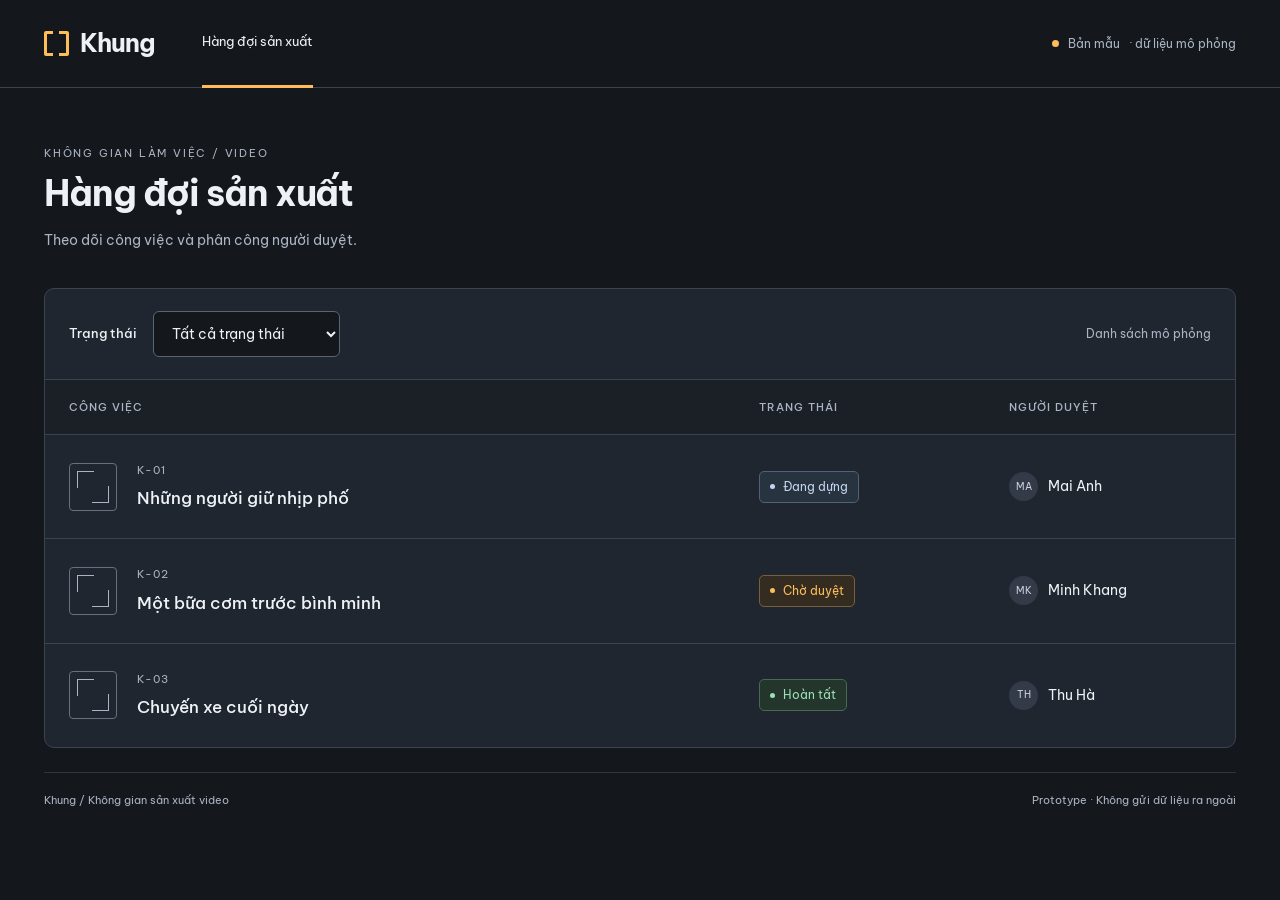
<file: evals/benchmark/artifacts/DARK-03/a/index.html>
<!doctype html>
<html lang="vi">
<head>
<meta charset="utf-8">
<meta name="viewport" content="width=device-width,initial-scale=1">
<title>Khung — Hàng đợi sản xuất</title>
<style>
@font-face{font-family:Be Vietnam Pro;src:url('../../../../../assets/fonts/BeVietnamPro-Regular.ttf') format('truetype');font-weight:400;font-display:swap}
@font-face{font-family:Be Vietnam Pro;src:url('../../../../../assets/fonts/BeVietnamPro-Medium.ttf') format('truetype');font-weight:500;font-display:swap}
@font-face{font-family:Be Vietnam Pro;src:url('../../../../../assets/fonts/BeVietnamPro-Bold.ttf') format('truetype');font-weight:700;font-display:swap}
:root{color-scheme:dark;--canvas:#14171c;--surface:#20262f;--text:#eef2f6;--muted:#aab4c3;--border:#3a4350;--amber:#ffbd5a;--success:#9be0b6;--error:#ffaaaa}
*{box-sizing:border-box}body{margin:0;background:var(--canvas);color:var(--text);font:14px/1.65 'Be Vietnam Pro',sans-serif}button,select{font:inherit}button,a,select{-webkit-tap-highlight-color:transparent}button{cursor:pointer}button:disabled{cursor:wait;opacity:.65}button:focus-visible,a:focus-visible,select:focus-visible,[tabindex]:focus-visible{outline:3px solid var(--amber);outline-offset:5px}button,select{min-height:46px}button{border:1px solid var(--border);color:var(--text);background:transparent;border-radius:7px;padding:10px 18px;font-weight:500}button:hover{background:#2b333e;border-color:#6e7c8d}.primary{color:#231b0e;background:var(--amber);border-color:var(--amber);font-weight:700}.primary:hover{background:#ffcd81;border-color:#ffcd81}a{color:inherit;text-decoration:none}.topbar{padding:0 44px;height:88px;display:flex;align-items:center;gap:48px;border-bottom:1px solid var(--border)}.brand{font-size:25px;font-weight:700;letter-spacing:-1px;display:flex;gap:11px;align-items:center}.brand-mark{width:25px;height:25px;position:relative;border:3px solid var(--amber);border-radius:2px}.brand-mark:after{content:'';position:absolute;left:6px;top:-5px;bottom:-5px;width:6px;background:var(--canvas)}.nav-label{height:88px;display:flex;align-items:center;border-bottom:3px solid var(--amber);font-size:13px}.demo{margin-left:auto;color:var(--muted);display:flex;align-items:center;gap:9px;font-size:12px}.demo:before{content:'';width:7px;height:7px;border-radius:50%;background:var(--amber)}main{max-width:1280px;padding:56px 44px 40px;margin:auto}.eyebrow{font-size:11px;color:var(--muted);letter-spacing:1.8px;text-transform:uppercase;margin:0 0 8px}h1{font-size:36px;line-height:1.3;letter-spacing:-1.1px;margin:0 0 12px}h2{font-size:20px;line-height:1.5;margin:0 0 8px}.subtitle{color:var(--muted);margin:0}.page-head{margin-bottom:36px}.toolbar{display:flex;align-items:center;justify-content:space-between;gap:24px;padding:22px 24px;border-bottom:1px solid var(--border)}.filter{display:flex;gap:16px;align-items:center}.filter label{font-size:13px;font-weight:500}select{background:var(--canvas);border:1px solid #596474;color:var(--text);border-radius:6px;padding:10px 38px 10px 14px;min-width:182px}.list-surface{background:var(--surface);border:1px solid var(--border);border-radius:10px;overflow:hidden}.scope{font-size:12px;color:var(--muted)}table{width:100%;border-collapse:collapse;text-align:left}th{font-size:11px;color:var(--muted);font-weight:500;text-transform:uppercase;letter-spacing:1px;padding:18px 24px;background:#1b2027}td{padding:26px 24px;border-top:1px solid var(--border)}th:first-child{width:58%}th:nth-child(2){width:21%}.job-title{display:block;font-size:17px;font-weight:500;color:var(--text)}.job-code{font-size:11px;letter-spacing:1px;color:var(--muted);margin-bottom:5px;display:block}.job-link{display:flex;gap:20px;align-items:center}.job-link:hover .job-title{color:var(--amber)}.frame-icon{position:relative;display:block;width:48px;height:48px;flex:none;border:1px solid #657181;border-radius:4px}.frame-icon:before,.frame-icon:after{content:'';position:absolute;width:16px;height:16px;border:1px solid #aab4c3}.frame-icon:before{left:7px;top:7px;border-right:0;border-bottom:0}.frame-icon:after{right:7px;bottom:7px;border-left:0;border-top:0}.status{display:inline-flex;align-items:center;gap:8px;font-size:12px;white-space:nowrap;border:1px solid #526176;border-radius:5px;padding:5px 10px;color:#c2d4f0;background:#283340}.status:before{content:'';width:5px;height:5px;border-radius:50%;background:currentColor}.status.waiting{color:var(--amber);border-color:#79603d;background:#342c21}.status.done{color:var(--success);border-color:#456b54;background:#24352c}.person{display:flex;align-items:center;gap:10px}.initials{width:29px;height:29px;border-radius:50%;background:#323b47;color:#cbd2db;font-size:10px;display:grid;place-items:center}.footer{display:flex;justify-content:space-between;gap:20px;color:var(--muted);font-size:11px;margin-top:24px;padding-top:18px;border-top:1px solid #2e3540}.back{display:inline-flex;gap:9px;align-items:center;color:var(--muted);margin-bottom:26px;font-size:13px;border:0;padding:0;min-height:40px}.back:hover{color:var(--text);background:transparent}.detail-grid{display:grid;grid-template-columns:1.12fr 1fr;gap:28px;align-items:start}.artifact{min-height:390px;border:1px solid var(--border);border-radius:10px;background:var(--surface);padding:32px;position:relative;display:flex;flex-direction:column}.artifact-top{display:flex;align-items:center;justify-content:space-between;gap:16px;padding-bottom:22px;border-bottom:1px solid var(--border)}.artifact-code{font-size:13px;letter-spacing:2px;color:var(--muted)}.artifact-title{font-size:30px;line-height:1.5;font-weight:500;letter-spacing:-.7px;margin:34px 0 38px;max-width:370px}.artifact-meta{display:grid;grid-template-columns:1fr 1fr;gap:16px;margin-top:auto;padding-top:20px;border-top:1px solid var(--border)}.artifact-meta dt{color:var(--muted);font-size:11px;margin-bottom:6px}.artifact-meta dd{margin:0;font-size:13px}.form-panel{border:1px solid var(--border);border-radius:10px;background:var(--surface);padding:30px}.form-panel .subtitle{font-size:13px;max-width:390px}.field{margin-top:27px}.field label{display:block;font-size:13px;font-weight:500;margin-bottom:9px}.field select{width:100%}.help{font-size:12px;color:var(--muted);margin:9px 0 0}.dirty{font-size:11px;color:var(--amber);min-height:22px;margin:16px 0 0}.feedback{font-size:13px;border-radius:6px;margin:12px 0 22px;padding:14px 16px;border:1px solid;line-height:1.7}.feedback.error{background:#38272b;color:var(--error);border-color:#89535d}.feedback.success{background:#24362d;color:var(--success);border-color:#507862}.feedback strong{display:block;margin-bottom:3px}.feedback:empty{display:none}.actions{display:flex;gap:12px;border-top:1px solid var(--border);padding-top:24px;margin-top:20px}.actions .primary{flex:1}.local-note{font-size:11px;color:var(--muted);margin:16px 0 0}.leave-box{margin-bottom:24px;padding:18px;border:1px solid #79603d;background:#302a22;border-radius:7px}.leave-box p{margin:0 0 14px}.leave-box button{margin-right:8px}.list-feedback{margin:0 0 20px}[hidden]{display:none!important}
@media(max-width:700px){.topbar{height:74px;padding:0 20px;gap:26px}.brand{font-size:23px}.nav-label{height:74px;font-size:11px}.demo{font-size:10px}.demo:before{display:none}.demo .extra{display:none}main{padding:32px 20px 30px}h1{font-size:29px}.page-head{margin-bottom:25px}.subtitle{font-size:13px}.toolbar{padding:18px;align-items:flex-start}.filter{flex-direction:column;align-items:flex-start;gap:8px}.scope{max-width:85px;text-align:right;font-size:10px;padding-top:4px}select{min-width:180px}table,tbody,tr,td{display:block}thead{display:none}tr{position:relative;padding:22px 18px;border-top:1px solid var(--border)}td{border:0;padding:0}td:nth-child(2){padding-top:18px;padding-left:0}td:nth-child(3){padding-top:13px}.job-title{font-size:15px}.job-link{gap:13px;align-items:flex-start}.frame-icon{width:39px;height:43px}.person{font-size:12px}.person:before{content:'Người duyệt';color:var(--muted);font-size:11px;margin-right:auto}.person .initials{display:none}.status{font-size:11px}.detail-grid{grid-template-columns:1fr;gap:20px}.artifact{padding:22px;min-height:300px}.artifact-title{font-size:25px;margin:26px 0}.artifact-top{gap:10px}.form-panel{padding:22px}.footer{flex-direction:column;gap:4px}.back{margin-bottom:16px}.actions{flex-wrap:wrap}.actions .primary{min-width:175px}.local-note{font-size:10px}}
@media(prefers-reduced-motion:reduce){*,*:before,*:after{scroll-behavior:auto!important;transition:none!important;animation:none!important}}
</style>
</head>
<body>
<header class="topbar"><a class="brand" href="#queue" id="brand-home" aria-label="Khung — về hàng đợi"><span class="brand-mark" aria-hidden="true"></span>Khung</a><span class="nav-label">Hàng đợi sản xuất</span><span class="demo">Bản mẫu<span class="extra"> · dữ liệu mô phỏng</span></span></header>
<main>
<section id="queue-view" aria-labelledby="queue-title">
<div class="page-head"><p class="eyebrow">Không gian làm việc / Video</p><h1 id="queue-title" tabindex="-1">Hàng đợi sản xuất</h1><p class="subtitle">Theo dõi công việc và phân công người duyệt.</p></div>
<div id="queue-feedback" class="feedback success list-feedback" role="status" hidden></div>
<div class="list-surface"><div class="toolbar"><div class="filter"><label for="status-filter">Trạng thái</label><select id="status-filter"><option value="all">Tất cả trạng thái</option><option value="Đang dựng">Đang dựng</option><option value="Chờ duyệt">Chờ duyệt</option><option value="Hoàn tất">Hoàn tất</option></select></div><span class="scope">Danh sách mô phỏng</span></div>
<table aria-label="Công việc sản xuất video"><thead><tr><th scope="col">Công việc</th><th scope="col">Trạng thái</th><th scope="col">Người duyệt</th></tr></thead><tbody id="job-rows"></tbody></table></div>
</section>
<section id="detail-view" hidden aria-labelledby="detail-title"><button class="back" id="back" type="button"><span aria-hidden="true">←</span> Trở về hàng đợi</button>
<div id="leave-box" class="leave-box" hidden role="alert"><p>Thay đổi người duyệt chưa được lưu. Bạn muốn tiếp tục chỉnh sửa hay bỏ thay đổi?</p><button type="button" id="keep-editing">Tiếp tục chỉnh sửa</button><button type="button" id="discard">Bỏ thay đổi và trở về</button></div>
<div class="page-head"><p class="eyebrow">Công việc / <span id="detail-code">K-02</span></p><h1 id="detail-title" tabindex="-1">Chi tiết công việc</h1><p class="subtitle">Xem thông tin và cập nhật người duyệt.</p></div>
<div class="detail-grid"><article class="artifact" aria-label="Thông tin công việc"><div class="artifact-top"><span class="artifact-code" id="artifact-code"></span><span id="artifact-status" class="status"></span></div><h2 class="artifact-title" id="artifact-title"></h2><dl class="artifact-meta"><div><dt>Loại công việc</dt><dd>Dựng video</dd></div><div><dt>Người duyệt hiện tại</dt><dd id="current-reviewer"></dd></div></dl></article>
<form class="form-panel" id="work-form" data-testid="work-form"><h2>Phân công người duyệt</h2><p class="subtitle">Thay đổi này sẽ cập nhật tên người duyệt trong hàng đợi.</p><div class="field"><label for="reviewer">Người duyệt</label><select id="reviewer" name="reviewer" required aria-describedby="reviewer-help"><option>Mai Anh</option><option>Minh Khang</option><option>Thu Hà</option></select><p class="help" id="reviewer-help">Chọn người duyệt cho công việc này.</p></div><p id="dirty" class="dirty" aria-live="polite"></p><div id="feedback" data-testid="feedback" class="feedback" role="status" aria-live="polite" aria-atomic="true" tabindex="-1"></div><div class="actions"><button class="primary" id="save" data-testid="primary" type="submit">Lưu thay đổi</button><button id="cancel" type="button">Trở về</button></div><p class="local-note">Thao tác mô phỏng. Lần lưu đầu sẽ báo lỗi để thử lại.<br>Dữ liệu chỉ thay đổi trong trang và sẽ đặt lại khi tải lại.</p></form></div>
</section>
<footer class="footer"><span>Khung / Không gian sản xuất video</span><span>Prototype · Không gửi dữ liệu ra ngoài</span></footer>
</main>
<script>
(() => {
  'use strict';
  const jobs = [
    {id:'K-01',title:'Những người giữ nhịp phố',status:'Đang dựng',reviewer:'Mai Anh'},
    {id:'K-02',title:'Một bữa cơm trước bình minh',status:'Chờ duyệt',reviewer:'Minh Khang'},
    {id:'K-03',title:'Chuyến xe cuối ngày',status:'Hoàn tất',reviewer:'Thu Hà'}
  ];
  const $ = id => document.getElementById(id);
  let current = null, failedOnce = false, saving = false, returnTarget = null;
  const statusClass = status => status === 'Chờ duyệt' ? 'waiting' : status === 'Hoàn tất' ? 'done' : '';
  function renderRows() {
    $('job-rows').replaceChildren();
    jobs.filter(job => $('status-filter').value === 'all' || job.status === $('status-filter').value).forEach(job => {
      const row = document.createElement('tr');
      row.innerHTML = '<td><a class="job-link" href="#'+job.id+'"><span class="frame-icon" aria-hidden="true"></span><span><span class="job-code">'+job.id+'</span><span class="job-title">'+job.title+'</span></span></a></td><td><span class="status '+statusClass(job.status)+'">'+job.status+'</span></td><td><span class="person"><span class="initials" aria-hidden="true">'+job.reviewer.split(' ').map(part => part[0]).join('')+'</span><span>'+job.reviewer+'</span></span></td>';
      const link = row.querySelector('a');
      link.addEventListener('click', event => {event.preventDefault(); returnTarget = job.id; openJob(job);});
      $('job-rows').append(row);
    });
  }
  function feedback(kind, title, message) {
    const node = $('feedback');
    node.className = 'feedback '+kind;
    node.replaceChildren();
    const strong = document.createElement('strong'); strong.textContent = title;
    node.append(strong, document.createTextNode(message));
  }
  function updateDirty() {
    $('dirty').textContent = current && $('reviewer').value !== current.reviewer ? 'Có thay đổi chưa lưu' : '';
  }
  function openJob(job) {
    current = job;
    $('queue-view').hidden = true; $('detail-view').hidden = false; $('leave-box').hidden = true;
    $('detail-code').textContent = job.id; $('artifact-code').textContent = job.id;
    $('artifact-title').textContent = job.title;
    $('artifact-status').textContent = job.status; $('artifact-status').className = 'status '+statusClass(job.status);
    $('current-reviewer').textContent = job.reviewer; $('reviewer').value = job.reviewer;
    $('feedback').replaceChildren(); $('save').textContent = 'Lưu thay đổi'; updateDirty();
    $('detail-title').focus(); window.scrollTo(0,0);
  }
  function goBack(discard = false) {
    if (saving) return;
    if (!discard && current && $('reviewer').value !== current.reviewer) {
      $('leave-box').hidden = false; $('keep-editing').focus(); return;
    }
    $('detail-view').hidden = true; $('queue-view').hidden = false; $('leave-box').hidden = true;
    renderRows();
    const target = returnTarget && $('job-rows').querySelector('a[href="#'+returnTarget+'"]');
    (target || $('queue-title')).focus(); current = null;
  }
  $('status-filter').addEventListener('change', renderRows);
  $('reviewer').addEventListener('change', () => {
    updateDirty();
    if ($('feedback').classList.contains('success')) { $('feedback').replaceChildren(); $('save').textContent = 'Lưu thay đổi'; }
  });
  $('work-form').addEventListener('submit', event => {
    event.preventDefault(); if (saving || !current) return;
    if ($('reviewer').value === current.reviewer) {
      feedback('success','Chưa có thay đổi','Người duyệt hiện tại là '+current.reviewer+'. Chọn một người khác để cập nhật.'); return;
    }
    const chosen = $('reviewer').value;
    saving = true; $('save').disabled = true; $('reviewer').disabled = true; $('cancel').disabled = true; $('back').disabled = true;
    $('save').textContent = 'Đang lưu…'; $('work-form').setAttribute('aria-busy','true');
    window.setTimeout(() => {
      saving = false; $('save').disabled = false; $('reviewer').disabled = false; $('cancel').disabled = false; $('back').disabled = false;
      $('work-form').removeAttribute('aria-busy');
      if (!failedOnce) {
        failedOnce = true; $('save').textContent = 'Thử lưu lại';
        feedback('error','Chưa lưu được thay đổi','Lỗi mô phỏng. Lựa chọn '+chosen+' vẫn được giữ. Nhấn “Thử lưu lại” để hoàn tất.');
        $('feedback').focus();
      } else {
        current.reviewer = chosen; $('current-reviewer').textContent = chosen; updateDirty();
        $('save').textContent = 'Lưu thay đổi';
        feedback('success','Đã lưu trong bản mẫu',current.id+' đã được phân công cho '+chosen+'. Bạn có thể trở về hàng đợi.');
        $('queue-feedback').textContent = 'Đã cập nhật '+current.id+' · Người duyệt: '+chosen+'. Thay đổi được lưu trong phiên mô phỏng này.';
        $('queue-feedback').hidden = false; renderRows(); $('feedback').focus();
      }
    }, 450);
  });
  $('back').addEventListener('click', () => goBack()); $('cancel').addEventListener('click', () => goBack());
  $('discard').addEventListener('click', () => goBack(true));
  $('keep-editing').addEventListener('click', () => {$('leave-box').hidden = true; $('reviewer').focus();});
  $('brand-home').addEventListener('click', event => {event.preventDefault(); if(current) goBack(); else $('queue-title').focus();});
  renderRows();
  if (new URLSearchParams(location.search).get('state') === 'error') {
    $('status-filter').value = 'Chờ duyệt'; renderRows(); returnTarget = 'K-02'; openJob(jobs[1]);
    $('reviewer').value = 'Thu Hà'; failedOnce = true; updateDirty(); $('save').textContent = 'Thử lưu lại';
    feedback('error','Chưa lưu được thay đổi','Lỗi mô phỏng. Lựa chọn Thu Hà vẫn được giữ. Nhấn “Thử lưu lại” để hoàn tất.');
  }
})();
</script>
</body>
</html>
</file>
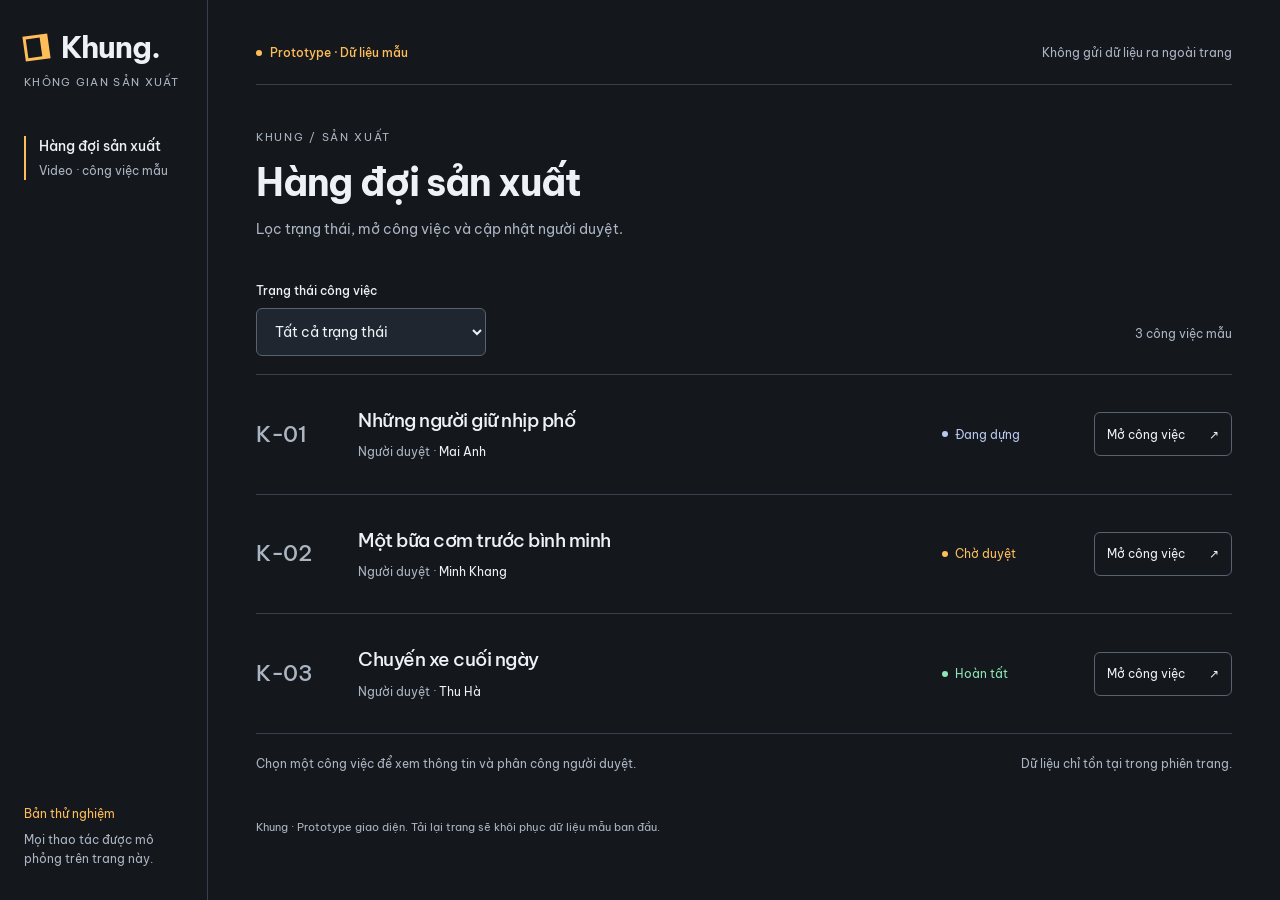
<file: evals/benchmark/artifacts/DARK-03/b/index.html>
<!doctype html>
<html lang="vi">
<head>
  <meta charset="utf-8">
  <meta name="viewport" content="width=device-width, initial-scale=1">
  <meta name="color-scheme" content="dark">
  <title>Khung — Hàng đợi sản xuất</title>
  <style>
    @font-face{font-family:Be Vietnam Pro;src:url('../../../../../assets/fonts/BeVietnamPro-Regular.ttf') format('truetype');font-weight:400;font-display:swap}
    @font-face{font-family:Be Vietnam Pro;src:url('../../../../../assets/fonts/BeVietnamPro-Medium.ttf') format('truetype');font-weight:500;font-display:swap}
    @font-face{font-family:Be Vietnam Pro;src:url('../../../../../assets/fonts/BeVietnamPro-Bold.ttf') format('truetype');font-weight:700;font-display:swap}
    :root{--canvas:#14171c;--surface:#20262f;--text:#eef2f6;--muted:#abb5c2;--line:#37414e;--amber:#ffbd5a;--error:#ff9d9d;--success:#8ee4b5}
    *{box-sizing:border-box}body{margin:0;background:var(--canvas);color:var(--text);font-family:Be Vietnam Pro, sans-serif;font-size:14px;line-height:1.6}button,select{font:inherit}button{cursor:pointer}button:disabled{cursor:default;opacity:.55}button,select,a{touch-action:manipulation}button:focus-visible,select:focus-visible,a:focus-visible{outline:3px solid var(--amber);outline-offset:4px}h1,h2,p{margin:0}h1{font-size:38px;line-height:1.25;letter-spacing:-1.2px}h2{font-size:25px;line-height:1.4;letter-spacing:-.5px}[hidden]{display:none!important}.skip{position:fixed;top:-80px;left:16px;background:var(--amber);color:var(--canvas);padding:10px 15px;z-index:3}.skip:focus{top:12px}.app{display:grid;grid-template-columns:208px 1fr;min-height:100vh}.rail{border-right:1px solid var(--line);padding:32px 24px;display:flex;flex-direction:column;gap:44px}.brand{font-size:30px;line-height:1;letter-spacing:-1px;font-weight:700;display:flex;align-items:center;gap:12px}.brand-mark{width:25px;height:25px;border:3px solid var(--amber);border-right-width:8px;display:inline-block;transform:rotate(-8deg)}.brand-sub{margin-top:12px;color:var(--muted);font-size:11px;letter-spacing:1.3px;text-transform:uppercase}.rail-current{border-left:2px solid var(--amber);padding-left:13px;font-weight:500;line-height:1.5}.rail-current small{display:block;color:var(--muted);font-weight:400;font-size:12px;margin-top:5px}.rail-footer{margin-top:auto;padding-top:48px;font-size:12px;color:var(--muted)}.rail-footer span{display:block;color:var(--amber);margin-bottom:6px}.workspace{min-width:0;padding:30px 48px 40px;max-width:1440px;width:100%;margin:auto}.environment{display:flex;justify-content:space-between;align-items:center;gap:16px;border-bottom:1px solid var(--line);padding-bottom:22px;margin-bottom:44px;color:var(--muted);font-size:12px}.prototype{display:inline-flex;align-items:center;gap:8px;color:var(--amber);font-weight:500}.prototype::before{content:'';width:6px;height:6px;background:var(--amber);border-radius:50%}.eyebrow{font-size:11px;color:var(--muted);letter-spacing:1.7px;text-transform:uppercase;margin-bottom:12px}.intro{margin-bottom:32px}.intro p{margin-top:12px;color:var(--muted);max-width:600px}.toolbar{display:flex;justify-content:space-between;gap:18px;align-items:flex-end;margin-bottom:18px}.filter{display:grid;gap:8px;min-width:230px}.filter label{font-size:12px;font-weight:500}select{background:var(--surface);color:var(--text);border:1px solid #586372;border-radius:6px;padding:12px 38px 12px 14px;min-height:48px;width:100%}.result-count{color:var(--muted);font-size:12px;padding-bottom:13px}.list{border-top:1px solid var(--line)}.job{display:grid;grid-template-columns:80px minmax(0,1fr) 130px 138px;align-items:center;gap:22px;padding:28px 0;border-bottom:1px solid var(--line)}.job-code{font-size:22px;font-weight:500;color:var(--muted);letter-spacing:-.5px}.job-title{font-size:19px;font-weight:500;line-height:1.45;margin-bottom:8px}.job-meta{color:var(--muted);font-size:12px}.job-meta strong{color:var(--text);font-weight:400}.badge{display:inline-flex;align-items:center;gap:7px;font-size:12px;white-space:nowrap}.badge::before{content:'';width:6px;height:6px;border-radius:50%;background:currentColor}.editing{color:#b9c8ee}.waiting{color:var(--amber)}.done{color:var(--success)}.open{border:1px solid #586372;border-radius:6px;background:transparent;color:var(--text);padding:10px 12px;min-height:44px;display:flex;align-items:center;justify-content:space-between;gap:12px;font-size:12px}.open:hover,.secondary:hover{background:#2b333f;border-color:var(--muted)}.list-note{display:flex;justify-content:space-between;gap:20px;margin-top:20px;color:var(--muted);font-size:12px}.back{background:transparent;border:0;color:var(--muted);padding:8px 0;min-height:44px;margin-bottom:24px;display:flex;align-items:center;gap:10px}.back:hover{color:var(--text)}.detail-layout{display:grid;grid-template-columns:minmax(0,1fr) 245px;gap:32px;align-items:start}.detail{background:var(--surface);border:1px solid var(--line);border-radius:10px;overflow:hidden}.artifact{padding:32px;border-bottom:1px solid var(--line);position:relative}.artifact-top{display:flex;justify-content:space-between;align-items:center;gap:15px;margin-bottom:24px}.artifact-code{font-size:13px;color:var(--muted);letter-spacing:1px}.artifact h1{font-size:31px;letter-spacing:-.9px;max-width:570px}.artifact-caption{color:var(--muted);font-size:12px;margin-top:13px}.metadata{display:grid;grid-template-columns:1fr 1fr;gap:20px;margin:26px 0 0}.metadata dt{color:var(--muted);font-size:11px;margin-bottom:6px}.metadata dd{margin:0;font-size:13px}.form-body{padding:32px}form h2{font-size:20px;margin-bottom:8px}.form-hint{color:var(--muted);font-size:13px;margin-bottom:24px}.field{max-width:420px}.field label{display:block;font-weight:500;margin-bottom:8px}.field small{display:block;color:var(--muted);font-size:12px;margin-top:10px}.feedback{margin-top:22px;padding:15px 17px;border:1px solid var(--line);border-radius:6px;font-size:13px}.feedback:empty{display:none}.feedback strong{display:block;margin-bottom:4px;font-weight:500}.feedback.error{border-color:#8d4b55;background:#35242b;color:var(--error)}.feedback.success{border-color:#397553;background:#1d352a;color:var(--success)}.form-actions{display:flex;align-items:center;gap:16px;flex-wrap:wrap;margin-top:28px}.primary{color:#241d13;background:var(--amber);border:1px solid var(--amber);border-radius:6px;padding:12px 20px;min-height:48px;font-weight:700;font-size:13px}.primary:hover:enabled{background:#ffd18d}.secondary{color:var(--text);background:transparent;border:1px solid #586372;border-radius:6px;padding:12px 16px;min-height:48px;font-size:13px}.aside-note{padding-top:6px}.aside-note h2{font-size:13px;letter-spacing:0;font-weight:500}.aside-note p{font-size:12px;color:var(--muted);margin-top:10px}.aside-note .note-line{border-top:1px solid var(--line);padding-top:20px;margin-top:24px}.saved-list{color:var(--success);background:#1d352a;border:1px solid #397553;border-radius:6px;margin-bottom:22px;padding:13px 16px;font-size:13px}.footer{margin-top:46px;color:var(--muted);font-size:11px}
    @media(min-width:1200px){.workspace{padding-top:30px;padding-bottom:50px}.intro{margin-bottom:40px}.job{padding:32px 0}}
    @media(max-width:1000px){.app{grid-template-columns:166px 1fr}.rail{padding:28px 18px}.workspace{padding:28px}.detail-layout{grid-template-columns:1fr}.aside-note{display:none}.job{grid-template-columns:60px minmax(0,1fr) 120px;gap:14px}.job .open{grid-column:2;justify-self:start}.job>.badge{grid-column:3;grid-row:1}.job-code{align-self:start}}
    @media(max-width:600px){.app{display:block}.rail{padding:22px 20px;border-right:0;border-bottom:1px solid var(--line);display:flex;flex-direction:row;align-items:center;justify-content:space-between;gap:12px}.brand{font-size:25px}.brand-mark{width:21px;height:21px}.brand-sub{display:none}.rail-current{font-size:11px;border:0;padding:0;color:var(--muted)}.rail-current small,.rail-footer{display:none}.workspace{padding:22px 20px 32px}.environment{margin-bottom:30px;padding-bottom:18px;display:block}.environment>span:last-child{display:block;margin-top:8px;font-size:11px}h1{font-size:29px;letter-spacing:-.8px}.intro{margin-bottom:25px}.intro p{font-size:13px}.toolbar{display:block}.filter{min-width:0}.result-count{display:block;margin-top:13px;padding:0}.job{grid-template-columns:42px 1fr;gap:10px 12px;padding:25px 0}.job-code{font-size:17px;padding-top:2px}.job-title{font-size:17px;margin-bottom:7px}.job>.badge{grid-column:2;grid-row:auto}.job .open{grid-column:2;margin-top:5px;width:100%}.list-note{display:block;font-size:11px}.list-note span{display:block;margin-top:7px}.artifact,.form-body{padding:22px}.artifact h1{font-size:25px}.artifact-top{margin-bottom:20px}.metadata{gap:18px}.form-actions{gap:10px}.primary,.secondary{width:100%}.detail-layout{gap:0}.back{margin-bottom:18px}.footer{margin-top:32px}}
    @media(prefers-reduced-motion:reduce){*,*::before,*::after{animation:none!important;transition:none!important;scroll-behavior:auto!important}}
  </style>
</head>
<body>
  <a class="skip" href="#main">Đến nội dung chính</a>
  <div class="app">
    <aside class="rail" aria-label="Không gian làm việc">
      <div><div class="brand"><span class="brand-mark" aria-hidden="true"></span>Khung.</div><p class="brand-sub">Không gian sản xuất</p></div>
      <div class="rail-current">Hàng đợi sản xuất<small>Video · công việc mẫu</small></div>
      <div class="rail-footer"><span>Bản thử nghiệm</span>Mọi thao tác được mô phỏng trên trang này.</div>
    </aside>
    <main id="main" class="workspace">
      <div class="environment"><span class="prototype">Prototype · Dữ liệu mẫu</span><span>Không gửi dữ liệu ra ngoài trang</span></div>
      <section id="queue-view" aria-labelledby="queue-title">
        <header class="intro"><div class="eyebrow">Khung / Sản xuất</div><h1 id="queue-title">Hàng đợi sản xuất</h1><p>Lọc trạng thái, mở công việc và cập nhật người duyệt.</p></header>
        <div id="list-feedback" class="saved-list" role="status" hidden></div>
        <div class="toolbar"><div class="filter"><label for="status-filter">Trạng thái công việc</label><select id="status-filter"><option value="all">Tất cả trạng thái</option><option value="Đang dựng">Đang dựng</option><option value="Chờ duyệt">Chờ duyệt</option><option value="Hoàn tất">Hoàn tất</option></select></div><span id="result-count" class="result-count" aria-live="polite"></span></div>
        <div id="jobs" class="list" aria-label="Danh sách công việc mẫu"></div>
        <div class="list-note"><span>Chọn một công việc để xem thông tin và phân công người duyệt.</span><span>Dữ liệu chỉ tồn tại trong phiên trang.</span></div>
      </section>
      <section id="detail-view" aria-labelledby="detail-title" hidden>
        <button id="back-button" class="back" type="button"><span aria-hidden="true">←</span> Hàng đợi sản xuất</button>
        <div class="detail-layout">
          <article class="detail">
            <header class="artifact"><div class="artifact-top"><span id="detail-code" class="artifact-code"></span><span id="detail-status" class="badge"></span></div><h1 id="detail-title" tabindex="-1"></h1><p class="artifact-caption">Công việc video · Dữ liệu mẫu</p><dl class="metadata"><div><dt>Mã công việc</dt><dd id="meta-code"></dd></div><div><dt>Người duyệt hiện tại</dt><dd id="current-reviewer"></dd></div></dl></header>
            <div class="form-body"><form id="work-form" data-testid="work-form"><h2>Phân công người duyệt</h2><p class="form-hint">Chọn người duyệt rồi lưu để cập nhật công việc.</p><div class="field"><label for="reviewer">Người duyệt</label><select id="reviewer" name="reviewer" required aria-describedby="reviewer-help"><option>Mai Anh</option><option>Minh Khang</option><option>Thu Hà</option></select><small id="reviewer-help">Thay đổi được áp dụng khi lưu thành công.</small></div><div id="feedback" class="feedback" data-testid="feedback" role="status" aria-live="polite" aria-atomic="true"></div><div class="form-actions"><button class="primary" id="save-button" data-testid="primary" type="submit">Lưu thay đổi</button><button class="secondary" id="return-button" type="button">Quay lại danh sách</button></div></form></div>
          </article>
          <aside class="aside-note"><h2>Thông tin công việc</h2><p>Mã công việc, trạng thái và người duyệt giúp bạn nhận diện đúng bản việc đang xử lý.</p><div class="note-line"><h2>Lưu mô phỏng</h2><p>Lần lưu đầu tiên sẽ thất bại. Lựa chọn của bạn được giữ nguyên để thử lưu lại.</p></div></aside>
        </div>
      </section>
      <p class="footer">Khung · Prototype giao diện. Tải lại trang sẽ khôi phục dữ liệu mẫu ban đầu.</p>
    </main>
  </div>
  <script>
    'use strict';
    const jobs = [
      {id:'K-01',title:'Những người giữ nhịp phố',status:'Đang dựng',reviewer:'Mai Anh'},
      {id:'K-02',title:'Một bữa cơm trước bình minh',status:'Chờ duyệt',reviewer:'Minh Khang'},
      {id:'K-03',title:'Chuyến xe cuối ngày',status:'Hoàn tất',reviewer:'Thu Hà'}
    ];
    const $ = id => document.getElementById(id);
    const statusClasses = {'Đang dựng':'editing','Chờ duyệt':'waiting','Hoàn tất':'done'};
    let activeJob = null;
    let firstFailureTriggered = false;
    let retryPending = false;
    let savedMessage = '';
    function renderList(){
      const visibleJobs = jobs.filter(job => $('status-filter').value === 'all' || job.status === $('status-filter').value);
      $('jobs').replaceChildren();
      visibleJobs.forEach(job => {
        const row = document.createElement('article');
        row.className = 'job';
        const code = document.createElement('div'); code.className = 'job-code'; code.textContent = job.id;
        const info = document.createElement('div');
        const title = document.createElement('h2'); title.className = 'job-title'; title.textContent = job.title;
        const meta = document.createElement('p'); meta.className = 'job-meta'; meta.append('Người duyệt · ');
        const name = document.createElement('strong'); name.textContent = job.reviewer; meta.append(name);
        info.append(title,meta);
        const status = document.createElement('span'); status.className = 'badge '+statusClasses[job.status]; status.textContent = job.status;
        const open = document.createElement('button'); open.type = 'button'; open.className = 'open'; open.textContent = 'Mở công việc'; open.setAttribute('aria-label','Mở '+job.id+' — '+job.title);
        const arrow = document.createElement('span'); arrow.setAttribute('aria-hidden','true'); arrow.textContent='↗'; open.append(arrow);
        open.addEventListener('click',()=>openJob(job.id)); row.append(code,info,status,open); $('jobs').append(row);
      });
      $('result-count').textContent = visibleJobs.length+' công việc mẫu';
      $('list-feedback').textContent = savedMessage;
      $('list-feedback').hidden = !savedMessage;
    }
    function feedback(type,title,message){
      $('feedback').className = 'feedback '+type;
      $('feedback').replaceChildren();
      const heading = document.createElement('strong'); heading.textContent = title;
      const description = document.createElement('span'); description.textContent = message;
      $('feedback').append(heading,description);
    }
    function clearFeedback(){ $('feedback').replaceChildren(); $('feedback').className='feedback'; }
    function updateSave(){
      $('save-button').disabled = $('reviewer').value === activeJob.reviewer;
      $('save-button').textContent = retryPending ? 'Thử lưu lại' : 'Lưu thay đổi';
    }
    function openJob(id){
      activeJob = jobs.find(job=>job.id===id); retryPending=false; clearFeedback();
      $('detail-code').textContent = 'CÔNG VIỆC / '+activeJob.id;
      $('detail-title').textContent = activeJob.title;
      $('detail-status').textContent = activeJob.status;
      $('detail-status').className = 'badge '+statusClasses[activeJob.status];
      $('meta-code').textContent = activeJob.id;
      $('current-reviewer').textContent = activeJob.reviewer;
      $('reviewer').value = activeJob.reviewer;
      $('queue-view').hidden = true; $('detail-view').hidden = false; updateSave();
      $('detail-title').focus();
    }
    function returnToList(){
      $('detail-view').hidden = true; $('queue-view').hidden = false;
      renderList(); $('status-filter').focus();
    }
    $('status-filter').addEventListener('change',renderList);
    $('back-button').addEventListener('click',returnToList);
    $('return-button').addEventListener('click',returnToList);
    $('reviewer').addEventListener('change',()=>{if(!retryPending)clearFeedback(); updateSave();});
    $('work-form').addEventListener('submit',event=>{
      event.preventDefault();
      if(!activeJob || $('reviewer').value===activeJob.reviewer)return;
      if(!firstFailureTriggered){
        firstFailureTriggered=true; retryPending=true;
        feedback('error','Chưa lưu được · Lỗi mô phỏng','Lựa chọn của bạn vẫn được giữ nguyên. Thử lưu lại để hoàn tất.');
        updateSave(); return;
      }
      activeJob.reviewer = $('reviewer').value; retryPending=false;
      $('current-reviewer').textContent = activeJob.reviewer;
      savedMessage = 'Đã lưu mô phỏng '+activeJob.id+' · Người duyệt: '+activeJob.reviewer+'.';
      feedback('success','Đã lưu thay đổi · Mô phỏng','Người duyệt đã được cập nhật thành '+activeJob.reviewer+'. Quay lại danh sách để tiếp tục.');
      updateSave();
    });
    renderList();
    if(new URLSearchParams(window.location.search).get('state')==='error'){
      $('status-filter').value='Chờ duyệt'; renderList(); openJob('K-02');
      $('reviewer').value='Thu Hà'; firstFailureTriggered=true; retryPending=true;
      feedback('error','Chưa lưu được · Lỗi mô phỏng','Lựa chọn của bạn vẫn được giữ nguyên. Thử lưu lại để hoàn tất.'); updateSave();
    }
  </script>
</body>
</html>
</file>
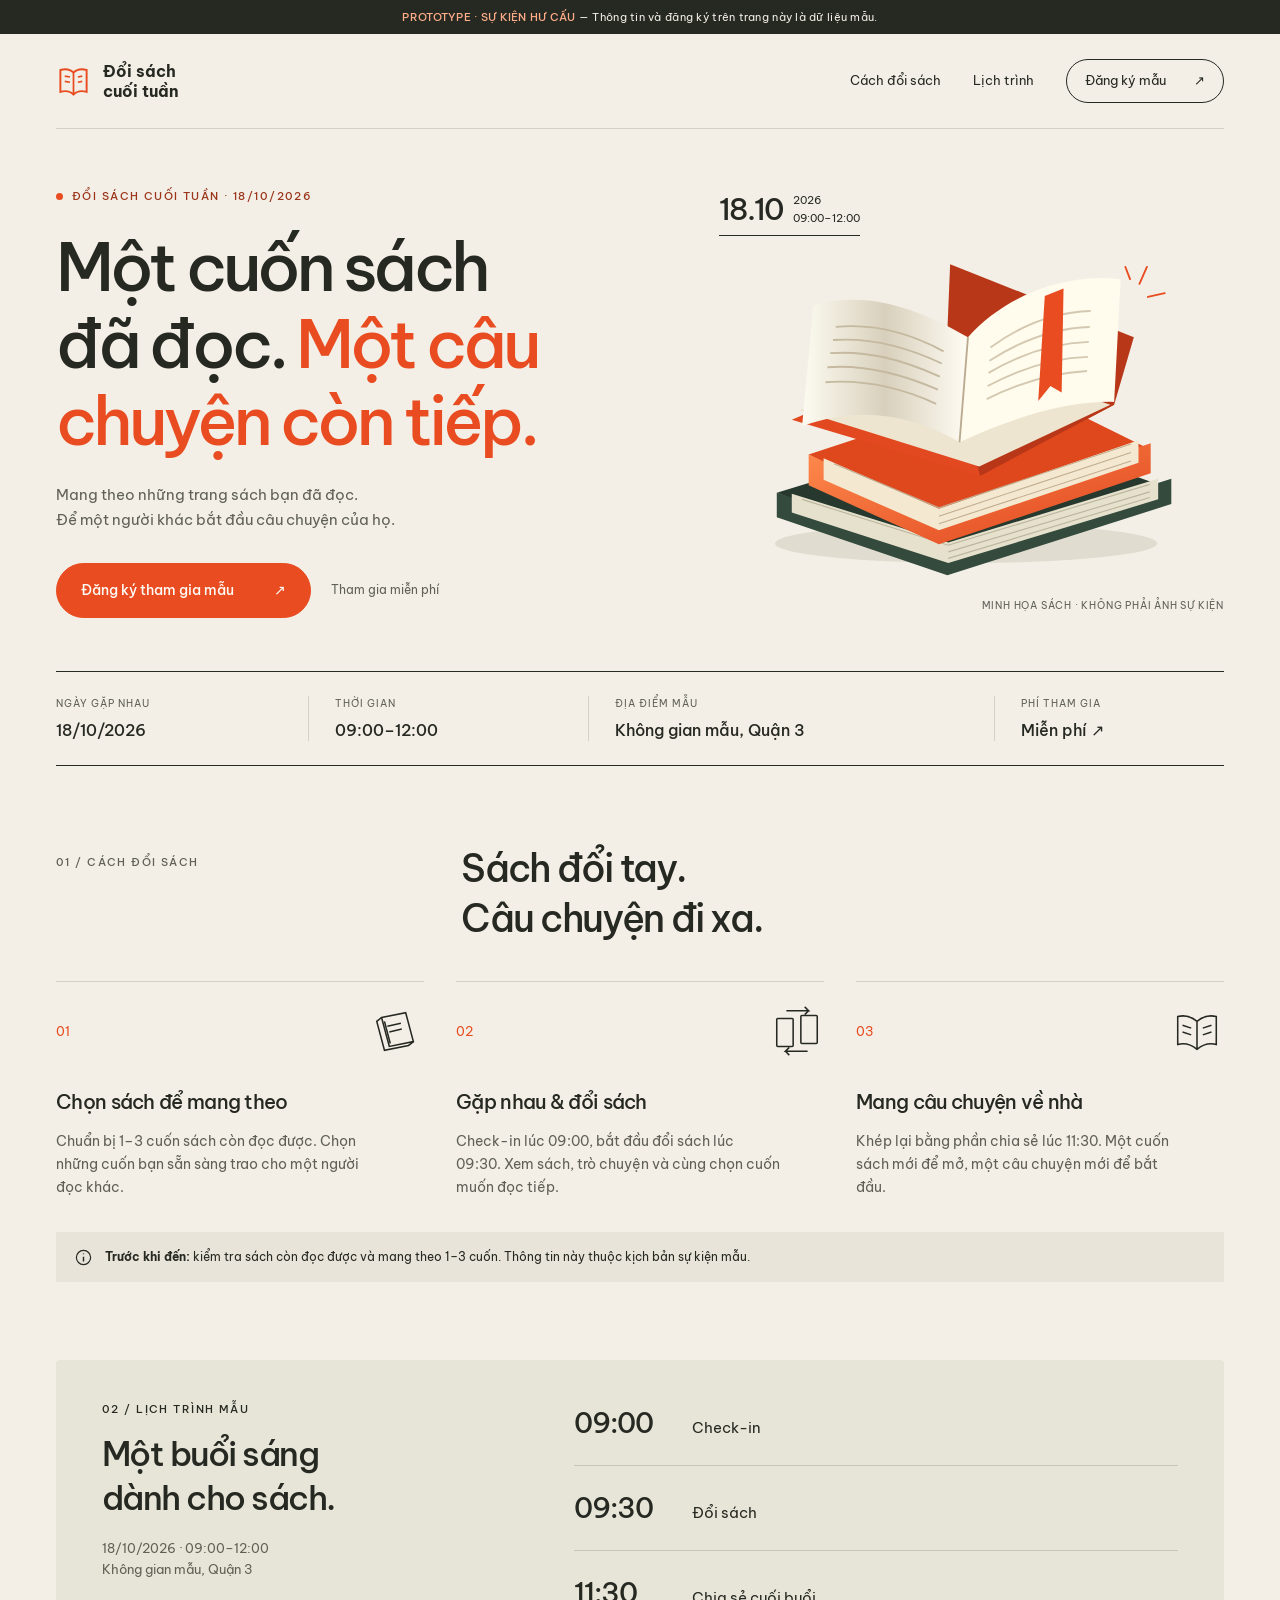
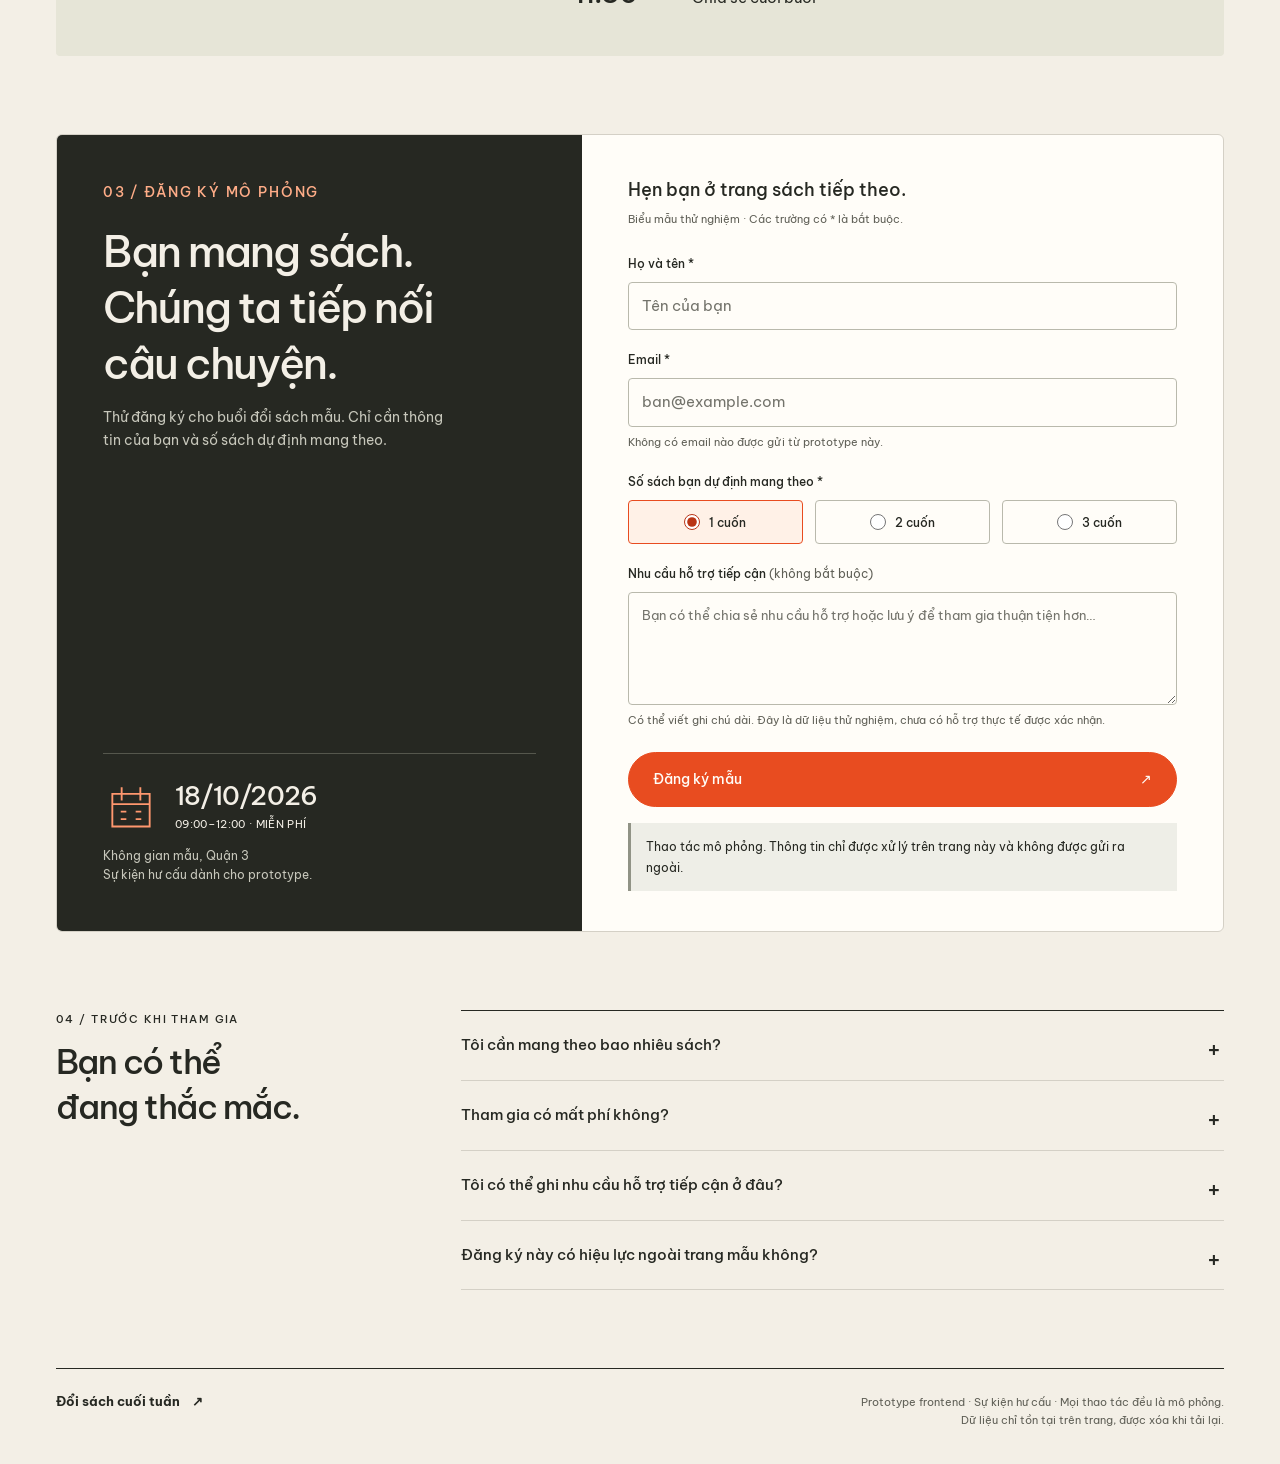
<file: evals/benchmark/artifacts/EVENT-02/a/index.html>
<!doctype html>
<html lang="vi">
<head>
  <meta charset="utf-8">
  <meta name="viewport" content="width=device-width, initial-scale=1">
  <meta name="theme-color" content="#f3efe6">
  <title>Đổi sách cuối tuần — Trang mẫu</title>
  <style>
    @font-face{font-family:Be Vietnam Pro;src:url('../../../../../assets/fonts/BeVietnamPro-Regular.ttf') format('truetype');font-weight:400;font-display:swap}
    @font-face{font-family:Be Vietnam Pro;src:url('../../../../../assets/fonts/BeVietnamPro-Medium.ttf') format('truetype');font-weight:500;font-display:swap}
    @font-face{font-family:Be Vietnam Pro;src:url('../../../../../assets/fonts/BeVietnamPro-Bold.ttf') format('truetype');font-weight:700;font-display:swap}
    :root{--paper:#f3efe6;--ink:#262822;--muted:#606057;--orange:#e84c20;--line:#d4d0c6;--white:#fffdf8;--green:#244d38}
    *{box-sizing:border-box}html{scroll-behavior:smooth;scroll-padding-top:24px}body{margin:0;background:var(--paper);color:var(--ink);font-family:Be Vietnam Pro,Arial,sans-serif;font-size:15px;line-height:1.65}a{color:inherit;text-decoration:none}button,input,textarea{font:inherit}button,a,input,textarea,summary{ -webkit-tap-highlight-color:transparent}a:focus-visible,button:focus-visible,input:focus-visible,textarea:focus-visible,summary:focus-visible{outline:3px solid #1766a2;outline-offset:5px}::selection{background:#ffd4af;color:var(--ink)}.wrap{width:min(1280px,calc(100% - 112px));margin-inline:auto}.skip{position:fixed;left:16px;top:-100px;background:var(--ink);color:white;padding:10px 18px;z-index:10}.skip:focus{top:16px}.prototype{background:var(--ink);color:#f3efe6;text-align:center;padding:8px 20px;font-size:11px;letter-spacing:.025em}.prototype strong{font-weight:500;color:#ffad88}.topbar{display:flex;align-items:center;justify-content:space-between;gap:20px;border-bottom:1px solid var(--line);padding:25px 0}.brand{display:flex;gap:12px;align-items:center;font-size:16px;font-weight:700;line-height:1.25}.brand svg{width:35px;height:35px;color:var(--orange)}.topbar nav{display:flex;align-items:center;gap:32px;font-size:13px}.topbar nav a:hover{text-decoration:underline;text-underline-offset:5px}.nav-cta{border:1px solid var(--ink);padding:10px 18px;border-radius:100px;display:inline-flex;gap:28px;align-items:center}.eyebrow{font-size:11px;font-weight:500;letter-spacing:.13em;text-transform:uppercase;margin:0}.hero{position:relative;padding:54px 0 48px;display:grid;grid-template-columns:1.18fr 1fr;gap:24px;align-items:center}.hero .eyebrow{color:#9b351b;display:flex;gap:9px;align-items:center}.dot{width:7px;height:7px;display:inline-block;border-radius:50%;background:var(--orange)}h1{font-size:clamp(48px,5.2vw,76px);line-height:1.16;letter-spacing:-.058em;font-weight:500;margin:22px 0 24px;max-width:710px}h1 span{color:var(--orange)}.intro{max-width:430px;color:var(--muted);font-size:15px}.button{display:inline-flex;align-items:center;justify-content:space-between;gap:40px;padding:15px 24px;background:var(--orange);color:#fffdf8;border:1px solid var(--orange);border-radius:100px;font-weight:500;font-size:14px;cursor:pointer;min-height:52px;transition:background .15s}.button:hover{background:#bb3817;border-color:#bb3817}.hero-actions{margin-top:30px;display:flex;gap:20px;align-items:center;flex-wrap:wrap}.fine{color:var(--muted);font-size:12px}.book-scene{position:relative;align-self:stretch;display:flex;align-items:center;justify-content:center;min-height:440px}.book-scene svg{width:100%;height:auto;max-width:590px;overflow:visible}.scene-caption{position:absolute;bottom:8px;right:0;font-size:10px;letter-spacing:.08em;text-transform:uppercase;color:var(--muted)}.scene-date{position:absolute;left:20px;top:8px;display:flex;gap:10px;align-items:center;font-size:11px;border-bottom:1px solid var(--ink);padding-bottom:8px}.scene-date strong{font-size:30px;line-height:1.2;font-weight:500;letter-spacing:-.06em}.facts{display:grid;grid-template-columns:1fr 1fr 1.5fr .8fr;border-top:1px solid var(--ink);border-bottom:1px solid var(--ink);padding:24px 0;gap:26px}.fact{border-right:1px solid var(--line);padding-right:24px}.fact:last-child{border-right:0}.fact-label{font-size:10px;color:var(--muted);text-transform:uppercase;letter-spacing:.1em;display:block;margin-bottom:7px}.fact strong{font-size:16px;font-weight:500;line-height:1.4;display:block}.section{padding:78px 0}.section-heading{display:grid;grid-template-columns:1fr 2fr;gap:24px;margin-bottom:38px}.section-heading .eyebrow{padding-top:9px;color:var(--muted)}h2{font-size:38px;line-height:1.3;letter-spacing:-.045em;font-weight:500;margin:0}h3{font-size:20px;letter-spacing:-.035em;font-weight:500;margin:0 0 12px}.steps{display:grid;grid-template-columns:repeat(3,1fr);gap:32px}.step{border-top:1px solid var(--line);padding-top:22px}.step-top{display:flex;align-items:center;justify-content:space-between;margin-bottom:27px}.step-number{color:var(--orange);font-size:13px}.step svg{width:54px;height:54px;color:var(--ink)}.step p{font-size:14px;color:var(--muted);margin:0;max-width:325px}.bring{display:flex;gap:12px;margin-top:32px;padding:15px 18px;background:#e9e4d9;font-size:12px;align-items:flex-start}.bring svg{flex-shrink:0;width:19px;height:19px;margin-top:1px}.program{background:#e6e5d7;border-radius:4px;display:grid;grid-template-columns:1fr 1.5fr;gap:70px;padding:40px 46px}.program h2{margin-top:14px;font-size:34px}.program-intro{font-size:13px;color:var(--muted);max-width:270px;margin-top:18px}.timeline{margin:0;padding:0;list-style:none}.timeline li{display:flex;gap:32px;align-items:baseline;border-bottom:1px solid #c5c7b8;padding:19px 0}.timeline li:first-child{padding-top:0}.timeline li:last-child{border-bottom:0;padding-bottom:0}.timeline time{font-size:28px;font-weight:500;letter-spacing:-.04em;min-width:86px}.timeline span{font-size:15px}.register{margin:78px 0;display:grid;grid-template-columns:.9fr 1.1fr;background:var(--white);border:1px solid var(--line);border-radius:6px;overflow:hidden;scroll-margin-top:28px}.register-story{background:var(--ink);color:var(--paper);padding:46px;display:flex;flex-direction:column}.register-story .eyebrow{color:#ffad88}.register-story h2{font-size:43px;margin-top:20px;max-width:370px}.register-story>p{font-size:14px;max-width:340px;color:#c7c7bb}.ticket{margin-top:auto;padding-top:46px}.ticket-top{display:flex;gap:16px;align-items:center;font-size:11px;letter-spacing:.03em;border-top:1px solid #55574d;padding-top:24px}.ticket-top svg{width:56px;height:56px;color:#ff976e}.ticket-date{font-size:26px;letter-spacing:-.03em;font-weight:500;line-height:1.4}.ticket-meta{font-size:12px;color:#c7c7bb;margin-top:12px}.work-form{padding:40px 46px}.form-title{font-size:18px;margin:0 0 5px;font-weight:500}.form-note{font-size:11px;color:var(--muted);margin:0 0 26px}.field{margin-bottom:20px}label,legend{font-size:12px;font-weight:500}.field>label{display:block;margin-bottom:8px}input[type=text],input[type=email],textarea{display:block;width:100%;border:1px solid #b9b9ac;background:var(--white);color:var(--ink);border-radius:4px;padding:11px 13px;min-height:46px}input::placeholder,textarea::placeholder{color:#73736b}textarea{resize:vertical;min-height:108px;line-height:1.7;font-size:13px}fieldset{border:0;margin:0 0 20px;padding:0;min-width:0}legend{padding:0;margin-bottom:9px}.count-options{display:flex;gap:12px}.count-label{display:flex;gap:9px;align-items:center;border:1px solid #b9b9ac;border-radius:4px;padding:10px 16px;cursor:pointer;flex:1;min-height:44px;justify-content:center;white-space:nowrap}.count-label:has(input:checked){border-color:var(--orange);background:#fff1e7}.count-label:has(input:focus-visible){outline:3px solid #1766a2;outline-offset:4px}.count-label input{accent-color:#b93415;width:16px;height:16px;margin:0}.optional{color:var(--muted);font-weight:400}.hint{display:block;font-size:11px;color:var(--muted);margin-top:7px;line-height:1.6}.submit{width:100%;margin-top:3px}.submit:disabled{opacity:.75;cursor:default;background:var(--green);border-color:var(--green)}.feedback{font-size:12px;line-height:1.75;margin-top:16px;padding:13px 15px;background:#eeeee7;border-left:3px solid #919386;overflow-wrap:anywhere}.feedback[data-state=error]{background:#fff0e7;border-color:#bd3d19;color:#853118}.feedback[data-state=success]{background:#e9f2e9;border-color:#316947;color:#244d38}.feedback:focus-visible{outline:3px solid #1766a2;outline-offset:4px}.feedback strong{display:block;margin-bottom:3px;font-size:13px}.faq{display:grid;grid-template-columns:1fr 2fr;gap:24px;padding:0 0 78px}.faq h2{font-size:34px;margin-top:12px}.faq-list{border-top:1px solid var(--ink)}details{border-bottom:1px solid var(--line)}summary{padding:22px 35px 22px 0;cursor:pointer;position:relative;font-size:15px;font-weight:500;list-style:none}summary::-webkit-details-marker{display:none}summary:after{content:'+';position:absolute;right:2px;top:17px;font-size:26px;font-weight:400}details[open] summary:after{content:'−'}details p{font-size:14px;color:var(--muted);margin:0 40px 22px 0;max-width:610px}.footer{border-top:1px solid var(--ink);padding:24px 0 34px;display:flex;justify-content:space-between;gap:24px;align-items:flex-start}.footer .brand{font-size:13px}.footer p{font-size:11px;color:var(--muted);margin:0;text-align:right;max-width:460px}
    @media(min-width:1600px){.hero{padding-top:65px}}
    @media(max-width:1000px){.wrap{width:calc(100% - 64px)}.hero{grid-template-columns:1.2fr 1fr}.hero h1{font-size:53px}.book-scene{min-height:390px}.facts{grid-template-columns:1fr 1fr;row-gap:22px}.fact:nth-child(2){border-right:0}.program{gap:35px;padding:32px}.register-story,.work-form{padding:32px}.count-options{gap:8px}.count-label{padding:9px 8px}.register-story h2{font-size:36px}.steps{gap:22px}}
    @media(max-width:650px){.wrap{width:calc(100% - 40px)}.prototype{font-size:10px;padding:8px 14px}.topbar{padding:20px 0}.brand{font-size:13px;gap:8px}.brand svg{width:28px;height:28px}.topbar nav{gap:0}.topbar nav .nav-section{display:none}.nav-cta{font-size:11px;padding:8px 12px;gap:12px}.hero{display:flex;flex-direction:column;align-items:stretch;padding:36px 0 24px;gap:20px}.hero h1{font-size:45px;line-height:1.19;letter-spacing:-.055em;margin:18px 0 20px}.hero .eyebrow{font-size:10px}.intro{font-size:14px;max-width:100%}.hero-actions{margin-top:22px;gap:14px}.hero-actions .button{font-size:13px;padding:13px 20px;gap:24px}.hero-actions .fine{font-size:11px}.book-scene{min-height:285px;align-self:auto}.book-scene svg{max-width:350px}.scene-date{left:0;top:0;font-size:10px}.scene-date strong{font-size:24px}.scene-caption{bottom:0;font-size:8px}.facts{padding:20px 0;gap:20px 18px;grid-template-columns:1fr 1fr}.fact{padding-right:8px}.fact-label{font-size:9px}.fact strong{font-size:13px}.section{padding:48px 0}.section-heading{display:block;margin-bottom:25px}.section-heading .eyebrow{padding:0;margin-bottom:12px}h2{font-size:29px}.steps{display:block}.step{padding-top:17px;padding-bottom:25px}.step:last-child{padding-bottom:0}.step-top{margin-bottom:10px}.step svg{width:40px;height:40px}.step h3{font-size:19px;margin-bottom:8px}.step p{max-width:100%;font-size:13px}.bring{margin-top:24px;padding:14px;font-size:11px}.program{display:block;padding:26px 23px}.program h2{font-size:29px;margin-top:10px}.program-intro{margin:13px 0 26px;max-width:100%;font-size:12px}.timeline li{padding:15px 0;gap:24px}.timeline time{font-size:24px;min-width:72px}.timeline span{font-size:13px}.register{margin:48px 0;display:block}.register-story,.work-form{padding:27px 23px}.register-story h2{font-size:32px;max-width:100%;margin-top:14px}.register-story>p{font-size:12px;margin-bottom:0}.ticket{padding-top:24px}.ticket-top{padding-top:18px}.ticket-date{font-size:23px}.ticket-top svg{width:40px;height:40px}.ticket-meta{font-size:10px}.form-title{font-size:17px}.form-note{margin-bottom:23px}input[type=text],input[type=email]{font-size:16px}.count-label{padding:10px 7px;font-size:12px}.count-options{gap:8px}textarea{font-size:16px;min-height:120px}.hint{font-size:10px}.feedback{font-size:11px;padding:12px}.faq{display:block;padding-bottom:48px}.faq h2{font-size:29px;margin-bottom:24px}.faq summary{font-size:13px;padding-block:19px}.faq details p{font-size:12px;margin-right:15px}.footer{display:block;padding-bottom:26px}.footer p{margin-top:18px;text-align:left;max-width:100%;font-size:10px}}
    @media(prefers-reduced-motion:reduce){html{scroll-behavior:auto}*,*:before,*:after{transition:none!important}}
  </style>
</head>
<body>
  <a class="skip" href="#main">Đến nội dung chính</a>
  <div class="prototype"><strong>PROTOTYPE · SỰ KIỆN HƯ CẤU</strong> — Thông tin và đăng ký trên trang này là dữ liệu mẫu.</div>
  <header class="topbar wrap">
    <a class="brand" href="#main" aria-label="Đổi sách cuối tuần — đầu trang">
      <svg viewBox="0 0 40 40" fill="none" aria-hidden="true"><path d="M5 8c7-2 11-1 15 3 4-4 8-5 15-3v25c-7-2-11-1-15 3-4-4-8-5-15-3V8Z" stroke="currentColor" stroke-width="2.2"/><path d="M20 11v25M10 15l6 1m-6 5 6 1m9-6 5-1m-5 7 5-1" stroke="currentColor" stroke-width="2"/></svg>
      <span>Đổi sách<br>cuối tuần</span>
    </a>
    <nav aria-label="Điều hướng chính"><a class="nav-section" href="#cach-doi">Cách đổi sách</a><a class="nav-section" href="#lich-trinh">Lịch trình</a><a class="nav-cta" href="#dang-ky">Đăng ký mẫu <span aria-hidden="true">↗</span></a></nav>
  </header>
  <main id="main" class="wrap">
    <section class="hero" aria-labelledby="hero-title">
      <div>
        <p class="eyebrow"><span class="dot" aria-hidden="true"></span> Đổi sách cuối tuần · 18/10/2026</p>
        <h1 id="hero-title">Một cuốn sách<br>đã đọc. <span>Một câu<br>chuyện còn tiếp.</span></h1>
        <p class="intro">Mang theo những trang sách bạn đã đọc.<br>Để một người khác bắt đầu câu chuyện của họ.</p>
        <div class="hero-actions"><a class="button" href="#dang-ky">Đăng ký tham gia mẫu <span aria-hidden="true">↗</span></a><span class="fine">Tham gia miễn phí</span></div>
      </div>
      <div class="book-scene">
        <div class="scene-date"><strong>18.10</strong><span>2026<br>09:00–12:00</span></div>
        <svg viewBox="0 0 560 450" role="img" aria-label="Minh họa một cuốn sách đang mở trên hai cuốn sách xếp chồng">
          <defs><linearGradient id="orange-cover" x1="0" y1="0" x2="1" y2="1"><stop stop-color="#ff8c4e"/><stop offset="1" stop-color="#df421c"/></linearGradient><linearGradient id="pages" x1="0" y1="0" x2="1" y2="0"><stop stop-color="#fdfbf1"/><stop offset=".5" stop-color="#d8d0bc"/><stop offset="1" stop-color="#fffcf4"/></linearGradient></defs>
          <ellipse cx="285" cy="375" rx="204" ry="21" fill="#d6d0c2" opacity=".6"/>
          <g transform="translate(33 0)">
            <path d="m50 321 232-71 189 67-239 76Z" fill="#27392e"/><path d="m50 321 182 61 239-76v27l-239 76-182-62Z" fill="#344a3d"/>
            <path d="m66 322 167 52 224-68v22l-224 68-167-54Z" fill="#e6e1cc"/><path d="m77 328 156 49 215-65m-215 72 215-64m-215 71 215-65" fill="none" stroke="#bcb69f" stroke-width="1.2"/>
            <path d="m84 280 225-74 140 69-226 77Z" fill="#df471d"/><path d="m84 280 139 64 226-76v32l-226 76-139-63Z" fill="url(#orange-cover)"/>
            <path d="m100 284 123 54 213-73v24l-213 72-123-54Z" fill="#f4e9d0"/><path d="m111 290 112 47 205-68m-205 77 205-68m-205 76 205-67" fill="none" stroke="#c1ad91" stroke-width="1.2"/>
            <path d="m66 243 165-70 179 54-143 76Z" fill="#e24920"/><path d="m231 173 4-96 196 78-21 72-143 76Z" fill="#b83718"/>
            <path d="m74 233 156-64 176 58-140 66Z" fill="#eee5d0"/>
            <path d="M89 121c50-15 104-2 165 34l-9 112c-55-32-111-38-168-17Z" fill="url(#pages)"/>
            <path d="M254 155c39-44 103-69 163-62l-7 131c-50-1-104 15-165 43Z" fill="#fffbed"/>
            <path d="M254 155 245 267" stroke="#baaa8f" stroke-width="2"/>
            <path d="M113 144c40-4 78 6 115 26m-118-12c41-3 78 7 116 25m-119-11c40-3 77 7 117 25m-120-10c40-3 79 7 118 24m-120-8c41-3 81 6 118 23" fill="none" stroke="#c5b9a0" stroke-width="2"/>
            <path d="M278 166c34-25 71-38 107-39m-108 53c36-23 70-35 107-36m-108 49c36-21 70-32 107-33m-108 47c36-19 72-30 107-31m-108 45c36-18 72-28 107-30" fill="none" stroke="#d4c9b0" stroke-width="2"/>
            <path d="m336 111 20-8-2 111-12-7-13 16Z" fill="#e84c20"/>
          </g>
          <path d="m470 98 8-18m1 32 18-4m-37-15-5-13" fill="none" stroke="#e84c20" stroke-width="2" stroke-linecap="round"/>
        </svg>
        <span class="scene-caption">Minh họa sách · Không phải ảnh sự kiện</span>
      </div>
    </section>
    <div class="facts" aria-label="Thông tin sự kiện mẫu">
      <div class="fact"><span class="fact-label">Ngày gặp nhau</span><strong>18/10/2026</strong></div>
      <div class="fact"><span class="fact-label">Thời gian</span><strong>09:00–12:00</strong></div>
      <div class="fact"><span class="fact-label">Địa điểm mẫu</span><strong>Không gian mẫu, Quận 3</strong></div>
      <div class="fact"><span class="fact-label">Phí tham gia</span><strong>Miễn phí ↗</strong></div>
    </div>
    <section id="cach-doi" class="section" aria-labelledby="how-title">
      <div class="section-heading"><p class="eyebrow">01 / Cách đổi sách</p><h2 id="how-title">Sách đổi tay.<br>Câu chuyện đi xa.</h2></div>
      <div class="steps">
        <article class="step"><div class="step-top"><span class="step-number">01</span><svg viewBox="0 0 56 56" fill="none" aria-hidden="true"><path d="m12 14 25-5 8 30-25 5-8-30Z" stroke="currentColor" stroke-width="1.6"/><path d="m12 14-5 4 8 30 25-5 5-4M15 18l6 23m-3-18 14-3m-12 9 13-3" stroke="currentColor" stroke-width="1.6"/></svg></div><h3>Chọn sách để mang theo</h3><p>Chuẩn bị 1–3 cuốn sách còn đọc được. Chọn những cuốn bạn sẵn sàng trao cho một người đọc khác.</p></article>
        <article class="step"><div class="step-top"><span class="step-number">02</span><svg viewBox="0 0 56 56" fill="none" aria-hidden="true"><rect x="7" y="15" width="17" height="29" rx="1" stroke="currentColor" stroke-width="1.6"/><rect x="32" y="12" width="17" height="29" rx="1" stroke="currentColor" stroke-width="1.6"/><path d="M17 7h23l-4-4m4 4-4 4M39 49H16l4-4m-4 4 4 4" stroke="currentColor" stroke-width="1.6"/></svg></div><h3>Gặp nhau & đổi sách</h3><p>Check-in lúc 09:00, bắt đầu đổi sách lúc 09:30. Xem sách, trò chuyện và cùng chọn cuốn muốn đọc tiếp.</p></article>
        <article class="step"><div class="step-top"><span class="step-number">03</span><svg viewBox="0 0 56 56" fill="none" aria-hidden="true"><path d="M8 13c8-2 14 0 20 5 6-5 12-7 20-5v29c-8-2-14 0-20 5-6-5-12-7-20-5V13Zm20 5v29m-15-25 9 3m-9 4 9 3m12-7 9-3m-9 10 9-3" stroke="currentColor" stroke-width="1.6"/></svg></div><h3>Mang câu chuyện về nhà</h3><p>Khép lại bằng phần chia sẻ lúc 11:30. Một cuốn sách mới để mở, một câu chuyện mới để bắt đầu.</p></article>
      </div>
      <div class="bring"><svg viewBox="0 0 24 24" fill="none" aria-hidden="true"><circle cx="12" cy="12" r="9" stroke="currentColor" stroke-width="1.5"/><path d="M12 11v6m0-10v1" stroke="currentColor" stroke-width="1.8"/></svg><span><strong>Trước khi đến:</strong> kiểm tra sách còn đọc được và mang theo 1–3 cuốn. Thông tin này thuộc kịch bản sự kiện mẫu.</span></div>
    </section>
    <section id="lich-trinh" class="program" aria-labelledby="program-title">
      <div><p class="eyebrow">02 / Lịch trình mẫu</p><h2 id="program-title">Một buổi sáng<br>dành cho sách.</h2><p class="program-intro">18/10/2026 · 09:00–12:00<br>Không gian mẫu, Quận 3</p></div>
      <ol class="timeline"><li><time datetime="2026-10-18T09:00">09:00</time><span>Check-in</span></li><li><time datetime="2026-10-18T09:30">09:30</time><span>Đổi sách</span></li><li><time datetime="2026-10-18T11:30">11:30</time><span>Chia sẻ cuối buổi</span></li></ol>
    </section>
    <section id="dang-ky" class="register" aria-labelledby="register-title">
      <div class="register-story"><p class="eyebrow">03 / Đăng ký mô phỏng</p><h2 id="register-title">Bạn mang sách.<br>Chúng ta tiếp nối<br>câu chuyện.</h2><p>Thử đăng ký cho buổi đổi sách mẫu. Chỉ cần thông tin của bạn và số sách dự định mang theo.</p><div class="ticket"><div class="ticket-top"><svg viewBox="0 0 60 60" fill="none" aria-hidden="true"><path d="M10 17h40v35H10V17Zm0 11h40M20 10v14m20-14v14M19 36h6m10 0h6m-22 8h6m10 0h6" stroke="currentColor" stroke-width="2"/></svg><div><div class="ticket-date">18/10/2026</div><span>09:00–12:00 · MIỄN PHÍ</span></div></div><div class="ticket-meta">Không gian mẫu, Quận 3<br>Sự kiện hư cấu dành cho prototype.</div></div></div>
      <form class="work-form" data-testid="work-form">
        <p class="form-title">Hẹn bạn ở trang sách tiếp theo.</p><p class="form-note">Biểu mẫu thử nghiệm · Các trường có * là bắt buộc.</p>
        <div class="field"><label for="reader-name">Họ và tên *</label><input id="reader-name" name="name" type="text" autocomplete="name" required maxlength="120" placeholder="Tên của bạn"></div>
        <div class="field"><label for="reader-email">Email *</label><input id="reader-email" name="email" type="email" autocomplete="email" required maxlength="254" placeholder="ban@example.com"><span class="hint">Không có email nào được gửi từ prototype này.</span></div>
        <fieldset><legend>Số sách bạn dự định mang theo *</legend><div class="count-options"><label class="count-label"><input type="radio" name="books" value="1" required checked> 1 cuốn</label><label class="count-label"><input type="radio" name="books" value="2" required> 2 cuốn</label><label class="count-label"><input type="radio" name="books" value="3" required> 3 cuốn</label></div></fieldset>
        <div class="field"><label for="access-note">Nhu cầu hỗ trợ tiếp cận <span class="optional">(không bắt buộc)</span></label><textarea id="access-note" name="accessibility" rows="4" aria-describedby="access-hint" placeholder="Bạn có thể chia sẻ nhu cầu hỗ trợ hoặc lưu ý để tham gia thuận tiện hơn…"></textarea><span id="access-hint" class="hint">Có thể viết ghi chú dài. Đây là dữ liệu thử nghiệm, chưa có hỗ trợ thực tế được xác nhận.</span></div>
        <button class="button submit" data-testid="primary" type="submit"><span id="submit-label">Đăng ký mẫu</span><span aria-hidden="true">↗</span></button>
        <div class="feedback" data-testid="feedback" id="feedback" role="status" aria-live="polite" aria-atomic="true" tabindex="-1" data-state="idle">Thao tác mô phỏng. Thông tin chỉ được xử lý trên trang này và không được gửi ra ngoài.</div>
      </form>
    </section>
    <section class="faq" aria-labelledby="faq-title"><div><p class="eyebrow">04 / Trước khi tham gia</p><h2 id="faq-title">Bạn có thể<br>đang thắc mắc.</h2></div><div class="faq-list">
      <details><summary>Tôi cần mang theo bao nhiêu sách?</summary><p>Theo thông tin mẫu, bạn mang 1–3 cuốn sách còn đọc được. Chọn số lượng dự định mang trong biểu mẫu đăng ký.</p></details>
      <details><summary>Tham gia có mất phí không?</summary><p>Tham gia miễn phí theo kịch bản sự kiện mẫu. Biểu mẫu này không yêu cầu thanh toán.</p></details>
      <details><summary>Tôi có thể ghi nhu cầu hỗ trợ tiếp cận ở đâu?</summary><p>Bạn có thể viết vào ô “Nhu cầu hỗ trợ tiếp cận” khi đăng ký. Ô này không bắt buộc và cho phép ghi chú dài. Trong prototype, ghi chú chỉ được giữ trên trang và chưa được gửi cho ai.</p></details>
      <details><summary>Đăng ký này có hiệu lực ngoài trang mẫu không?</summary><p>Không. “Đổi sách cuối tuần” trên trang này là một sự kiện hư cấu. Đăng ký và thông báo xác nhận đều là mô phỏng, không tạo đăng ký tham gia thực tế.</p></details>
    </div></section>
  </main>
  <footer class="footer wrap"><a class="brand" href="#main">Đổi sách cuối tuần <span aria-hidden="true">↗</span></a><p>Prototype frontend · Sự kiện hư cấu · Mọi thao tác đều là mô phỏng.<br>Dữ liệu chỉ tồn tại trên trang, được xóa khi tải lại.</p></footer>
  <script>
    (() => {
      const form = document.querySelector('[data-testid="work-form"]');
      const button = form.querySelector('[data-testid="primary"]');
      const label = document.getElementById('submit-label');
      const feedback = document.getElementById('feedback');
      let failureShown = false;
      let registered = false;
      function fail() {
        failureShown = true;
        feedback.dataset.state = 'error';
        feedback.replaceChildren();
        const heading = document.createElement('strong');
        heading.textContent = 'Chưa ghi nhận đăng ký mẫu.';
        feedback.append(heading, 'Đây là lỗi mô phỏng. Thông tin bạn đã nhập vẫn được giữ nguyên. Vui lòng thử lại.');
        label.textContent = 'Thử lại đăng ký mẫu';
      }
      form.addEventListener('submit', event => {
        event.preventDefault();
        if (!form.reportValidity()) return;
        const name = form.elements.name.value.trim();
        if (!name) {
          form.elements.name.setCustomValidity('Vui lòng nhập họ và tên.');
          form.elements.name.reportValidity();
          return;
        }
        if (!failureShown) {
          fail();
        } else {
          registered = true;
          feedback.dataset.state = 'success';
          feedback.replaceChildren();
          const heading = document.createElement('strong');
          heading.textContent = 'Đã ghi nhận đăng ký mẫu.';
          feedback.append(heading, `${name}, bạn đã đăng ký thử với ${form.elements.books.value} cuốn sách. Đây là xác nhận mô phỏng; không có dữ liệu hay email nào được gửi ra ngoài.`);
          label.textContent = 'Đã đăng ký mẫu';
          button.disabled = true;
        }
        feedback.focus({preventScroll:true});
      });
      form.addEventListener('input', () => {
        form.elements.name.setCustomValidity('');
        if (registered) {
          registered = false;
          button.disabled = false;
          label.textContent = 'Cập nhật đăng ký mẫu';
          feedback.dataset.state = 'idle';
          feedback.textContent = 'Thông tin đã thay đổi. Bạn có thể lưu lại đăng ký mẫu; thao tác chỉ thực hiện trên trang này.';
        }
      });
      if (new URLSearchParams(window.location.search).get('state') === 'error') {
        form.elements.name.value = 'Người đọc mẫu';
        form.elements.email.value = 'nguoidoc@example.com';
        form.elements.books.value = '2';
        fail();
      }
    })();
  </script>
</body>
</html>
</file>
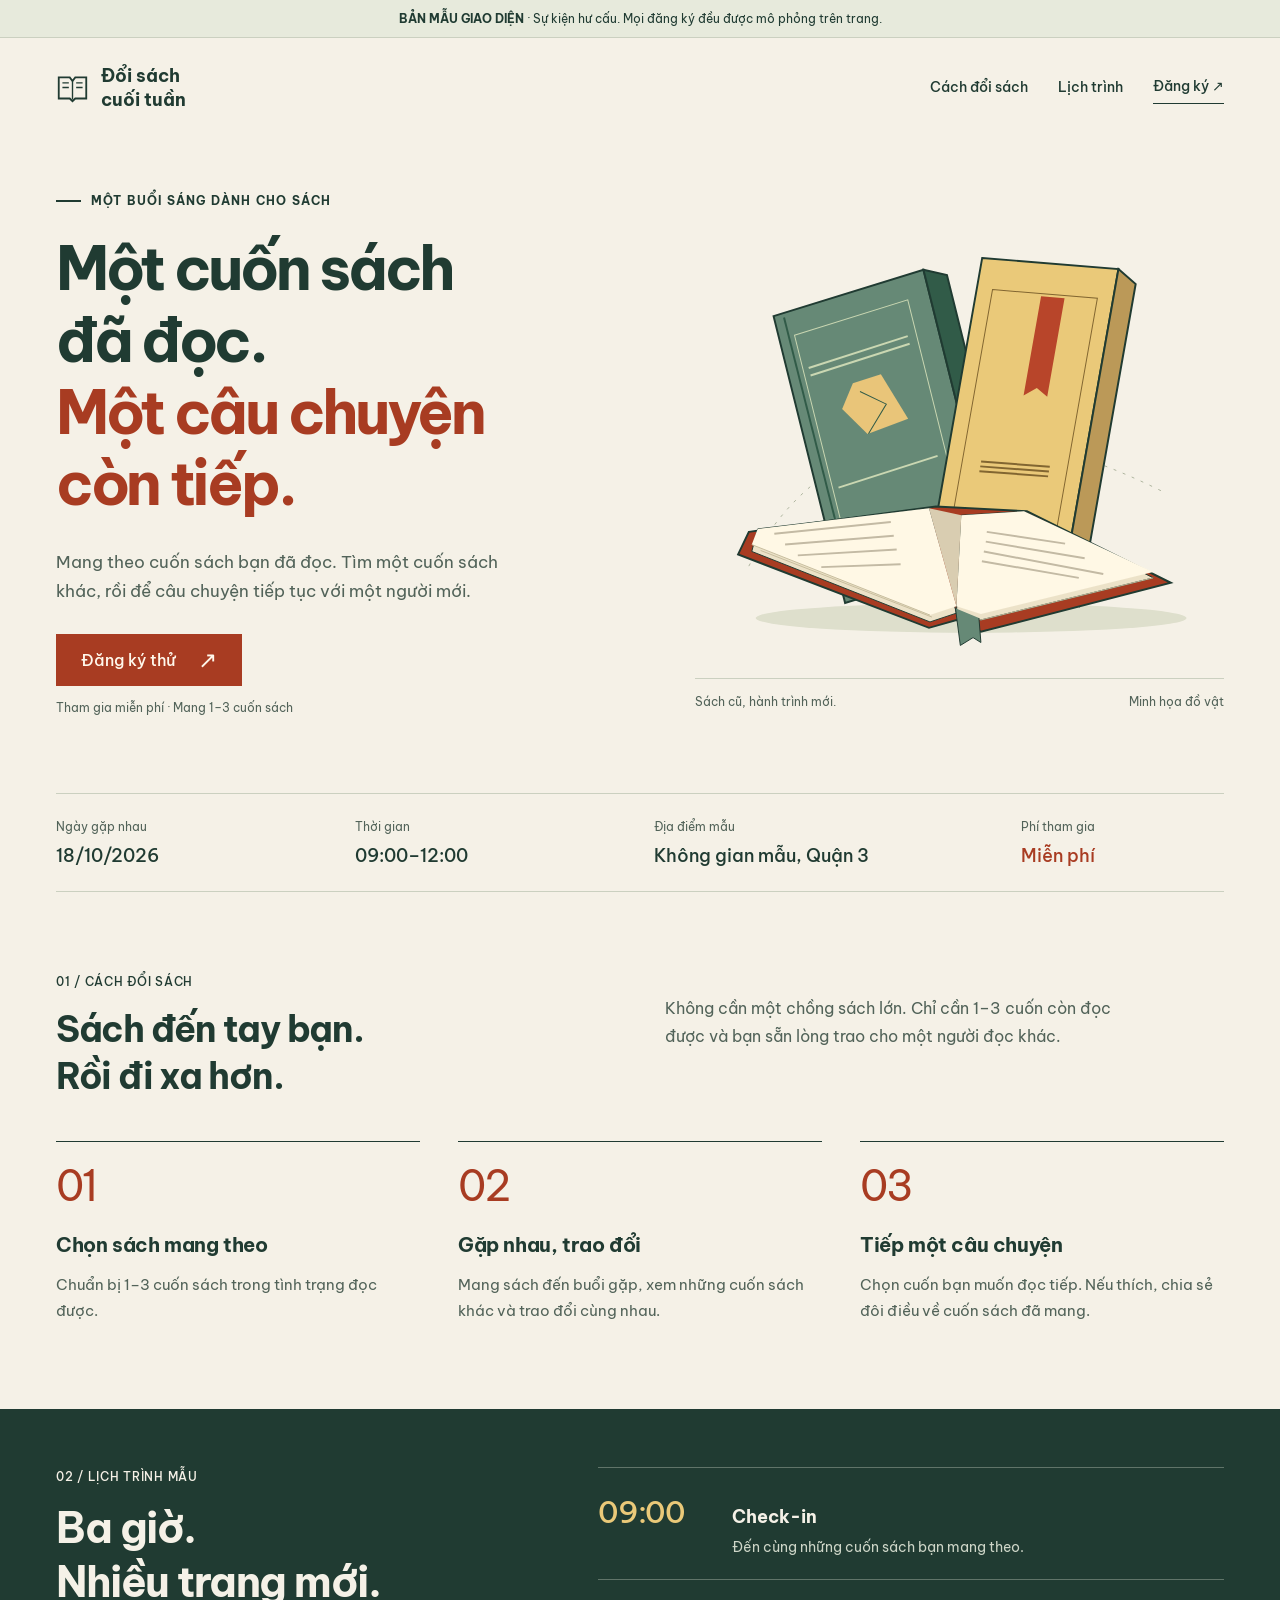
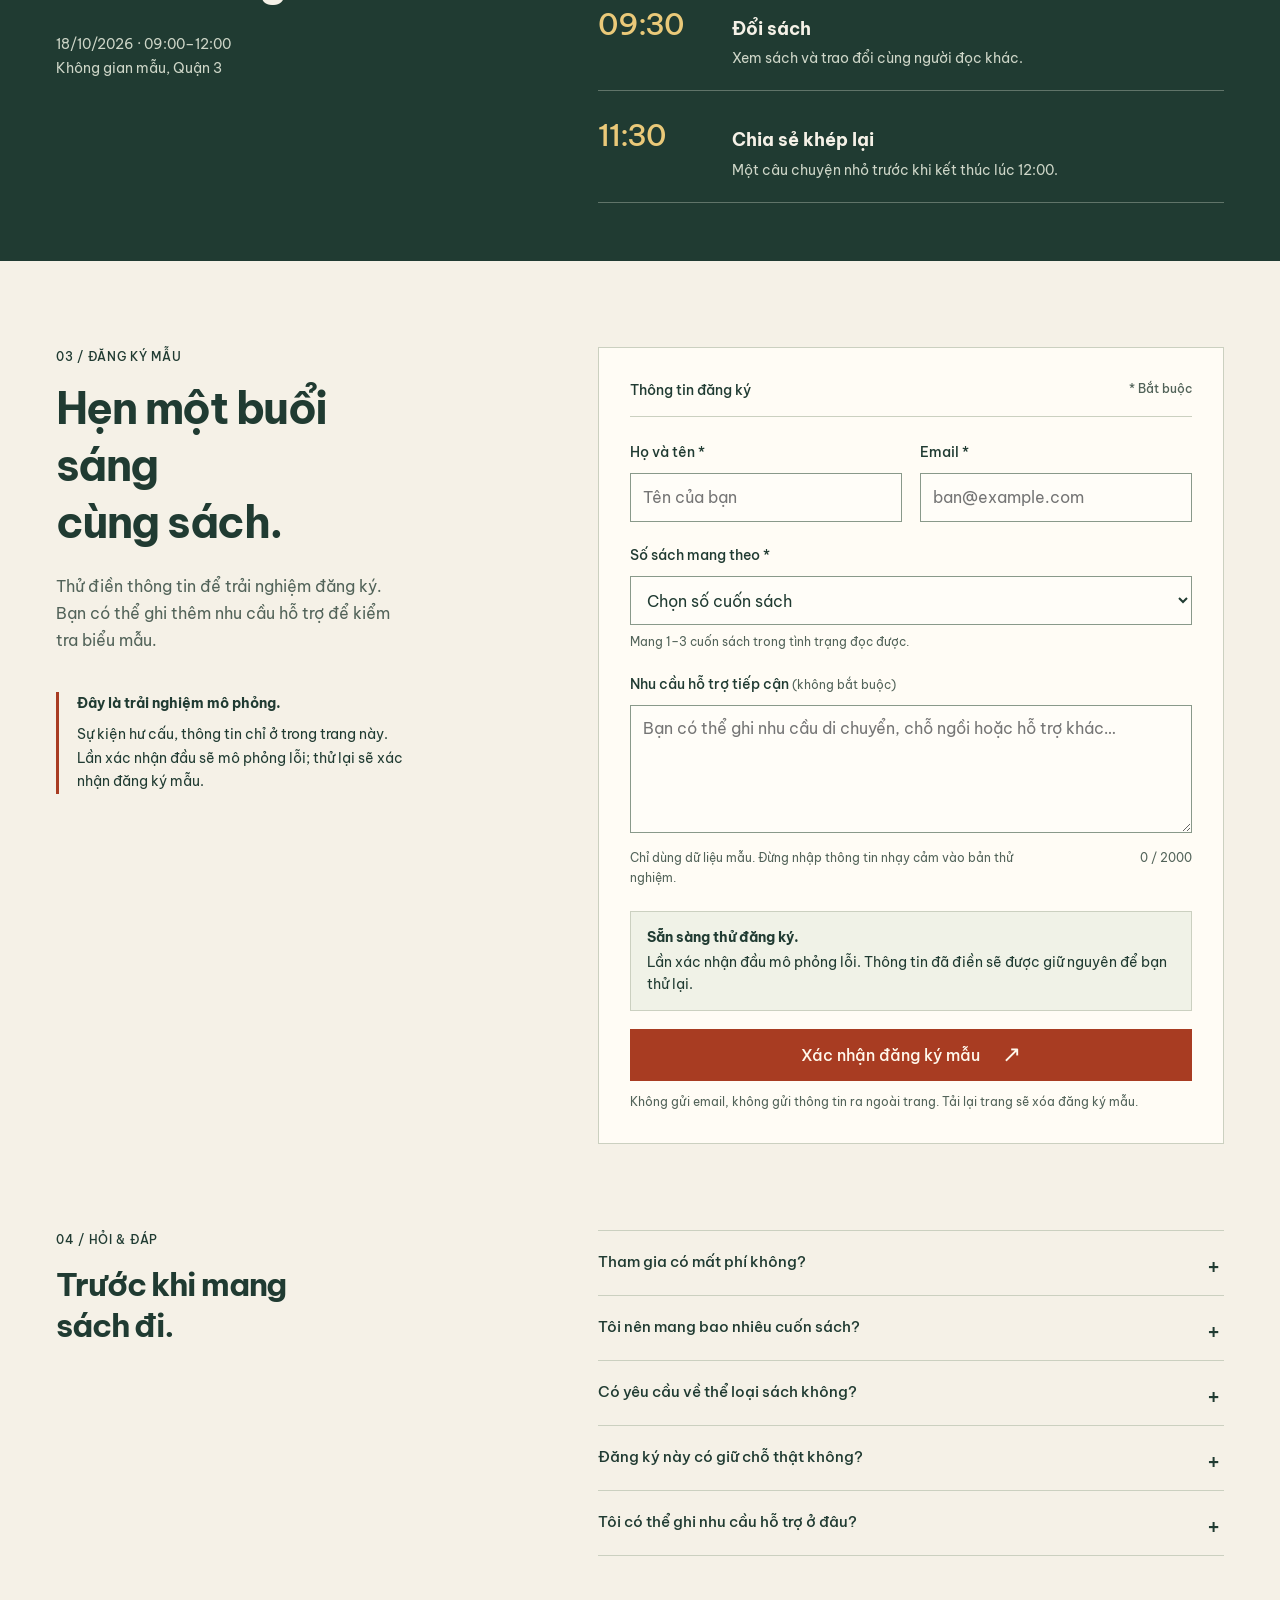
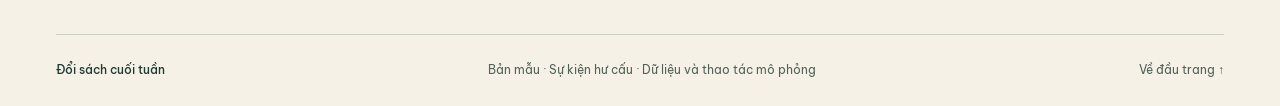
<file: evals/benchmark/artifacts/EVENT-02/b/index.html>
<!doctype html>
<html lang="vi">
<head>
<meta charset="utf-8">
<meta name="viewport" content="width=device-width, initial-scale=1">
<meta name="color-scheme" content="light">
<title>Đổi sách cuối tuần — Bản mẫu giao diện</title>
<style>
@font-face{font-family:Vietnam;src:url('../../../../../assets/fonts/BeVietnamPro-Regular.ttf') format('truetype');font-weight:400;font-display:swap}
@font-face{font-family:Vietnam;src:url('../../../../../assets/fonts/BeVietnamPro-Medium.ttf') format('truetype');font-weight:500;font-display:swap}
@font-face{font-family:Vietnam;src:url('../../../../../assets/fonts/BeVietnamPro-Bold.ttf') format('truetype');font-weight:700;font-display:swap}
:root{--paper:#f5f1e7;--ink:#203b32;--muted:#526359;--accent:#a83c22;--line:#cbd0c0;--cream:#fffcf5;--yellow:#eac979;--error:#962b27;--success:#235b3b}
*{box-sizing:border-box}html{scroll-behavior:smooth;scroll-padding-top:28px}body{margin:0;background:var(--paper);color:var(--ink);font:16px/1.7 Vietnam,Arial,sans-serif}a{color:inherit;text-underline-offset:5px}button,input,select,textarea{font:inherit}button,a,input,select,textarea,summary{outline-offset:5px} :focus-visible{outline:3px solid #bc4827}button{cursor:pointer}button:disabled{cursor:wait;opacity:.72}a:hover{color:var(--accent)}.wrap{max-width:1280px;padding-inline:56px;margin:auto}.skip{position:fixed;top:-100px;left:16px;z-index:5;background:var(--cream);padding:12px}.skip:focus{top:12px}.notice{border-bottom:1px solid var(--line);font-size:12px;line-height:1.6;text-align:center;padding:9px 20px;background:#e7eadc;color:var(--ink)}.notice strong{font-weight:700}.header{display:flex;align-items:center;justify-content:space-between;gap:20px;padding-block:26px}.brand{text-decoration:none;display:flex;align-items:center;gap:12px;font-weight:700;font-size:18px;line-height:1.3}.brand svg{width:33px;height:33px;flex:none}.nav{display:flex;gap:30px;align-items:center;font-size:14px;font-weight:500}.nav a{text-decoration:none}.nav .nav-register{border-bottom:1px solid var(--ink);padding:4px 0}.hero{display:grid;grid-template-columns:1.16fr 1fr;gap:26px;padding-top:54px;padding-bottom:74px;align-items:center}.eyebrow{font-size:12px;font-weight:700;letter-spacing:.1em;text-transform:uppercase;margin:0 0 22px;display:flex;gap:10px;align-items:center}.eyebrow:before{content:'';width:25px;height:2px;background:currentColor}h1{font-size:clamp(42px,4.7vw,67px);line-height:1.19;letter-spacing:-.055em;font-weight:700;margin:0 0 28px;max-width:650px}h1 span{color:var(--accent)}.intro{font-size:17px;max-width:470px;margin:0 0 29px;color:var(--muted)}.button{display:inline-flex;justify-content:center;align-items:center;gap:22px;min-height:52px;border:1px solid var(--accent);background:var(--accent);color:#fff8ec;padding:12px 24px;text-decoration:none;font-weight:500;line-height:1.5;transition:background .18s,transform .18s}.button:hover{background:#87301b;color:#fff8ec}.button:active{transform:translateY(1px)}.arrow{font-size:23px;font-family:Arial,sans-serif;line-height:1}.hero .aside-note{display:block;font-size:12px;margin-top:12px;color:var(--muted)}.book-scene{position:relative;min-width:0}.book-scene svg{width:100%;height:auto;display:block}.scene-caption{display:flex;justify-content:space-between;gap:16px;padding-top:13px;border-top:1px solid var(--line);font-size:12px;color:var(--muted)}.facts{display:grid;grid-template-columns:1fr 1fr 1.25fr .75fr;border-block:1px solid var(--line);padding-block:23px;margin-bottom:80px;gap:28px}.facts dl{margin:0}.facts dt{font-size:12px;color:var(--muted);margin-bottom:6px}.facts dd{font-size:18px;font-weight:500;line-height:1.4;margin:0}.facts dd.free{color:var(--accent)}.section-head{display:grid;grid-template-columns:1fr 1fr;gap:50px;margin-bottom:42px;align-items:start}.section-index{font-size:12px;letter-spacing:.06em;font-weight:500;display:block;margin-bottom:13px}h2{font-size:36px;letter-spacing:-.035em;line-height:1.3;margin:0}p{margin-top:0}.section-head p{max-width:480px;color:var(--muted);margin:23px 0 0}.exchange{padding-bottom:86px}.steps{display:grid;grid-template-columns:repeat(3,1fr);gap:38px;list-style:none;padding:0;margin:0}.steps li{border-top:1px solid var(--ink);padding-top:23px}.step-no{font-size:42px;line-height:1;color:var(--accent);display:block;margin-bottom:21px;letter-spacing:-.04em}.steps h3{font-size:20px;letter-spacing:-.02em;margin:0 0 10px}.steps p{font-size:15px;color:var(--muted);margin:0}.schedule{background:var(--ink);color:var(--paper);padding-block:58px}.schedule-inner{display:grid;grid-template-columns:.85fr 1.15fr;gap:80px}.schedule h2{font-size:42px;max-width:350px}.schedule .schedule-note{font-size:14px;color:#ced6c8;margin-top:23px;max-width:300px}.timeline{list-style:none;margin:0;padding:0}.timeline li{display:grid;grid-template-columns:110px 1fr;gap:24px;padding:19px 0;border-top:1px solid #607469;align-items:baseline}.timeline li:last-child{border-bottom:1px solid #607469}.timeline time{font-size:30px;letter-spacing:-.045em;font-weight:500;color:var(--yellow)}.timeline h3{font-size:18px;margin:0}.timeline p{font-size:14px;margin:3px 0 0;color:#ced6c8}.registration{padding-block:86px}.registration-grid{display:grid;grid-template-columns:.85fr 1.15fr;gap:80px;align-items:start}.registration h2{font-size:44px;max-width:360px}.registration .description{font-size:16px;color:var(--muted);margin-top:21px;max-width:340px}.registration-note{border-left:3px solid var(--accent);padding-left:18px;max-width:350px;margin-top:38px;font-size:14px}.registration-note strong{display:block;margin-bottom:7px}form{padding:31px;background:var(--cream);border:1px solid var(--line)}.form-title{font-size:14px;font-weight:500;margin-bottom:24px;border-bottom:1px solid var(--line);padding-bottom:14px}.form-title span{float:right;color:var(--muted);font-size:12px}.fields{display:grid;grid-template-columns:1fr 1fr;gap:22px 18px}.field.full{grid-column:1/-1}label{display:block;font-size:14px;font-weight:500;margin-bottom:8px}label .optional{font-weight:400;color:var(--muted);font-size:12px}input,select,textarea{width:100%;min-height:49px;border:1px solid #89998a;border-radius:0;background:#fffdf8;color:var(--ink);padding:10px 12px;transition:border-color .18s}input:hover,select:hover,textarea:hover{border-color:var(--ink)}input:focus,select:focus,textarea:focus{border-color:var(--accent)}textarea{resize:vertical;min-height:128px;line-height:1.6}.help{color:var(--muted);font-size:12px;line-height:1.6;margin:7px 0 0}.note-foot{display:flex;justify-content:space-between;gap:20px}.note-foot p{max-width:400px}#counter{font-size:12px;white-space:nowrap;color:var(--muted);padding-top:7px}.feedback{margin-top:24px;padding:14px 16px;font-size:14px;border:1px solid var(--line);background:#f0f2e7;line-height:1.6;overflow-wrap:anywhere}.feedback strong{display:block;margin-bottom:3px}.feedback.error{color:var(--error);border-color:#dca79b;background:#fff0ea}.feedback.success{color:var(--success);border-color:#9fc1a4;background:#eaf3e5}.feedback.pending{color:var(--ink)}form .button{margin-top:18px;width:100%}.privacy{font-size:12px;color:var(--muted);margin:11px 0 0}.faq{padding-bottom:78px}.faq-grid{display:grid;grid-template-columns:.85fr 1.15fr;gap:80px}.faq h2{font-size:32px}.faq details{border-top:1px solid var(--line);padding:18px 0}.faq details:last-child{border-bottom:1px solid var(--line)}summary{cursor:pointer;font-size:15px;font-weight:500;position:relative;padding-right:30px;list-style:none;min-height:28px}summary::-webkit-details-marker{display:none}summary:after{content:'+';position:absolute;right:3px;top:-4px;font-size:25px;font-weight:400}details[open] summary:after{content:'−'}details p{color:var(--muted);font-size:14px;margin:13px 0 1px;max-width:520px}footer{border-top:1px solid var(--line);padding-block:25px;display:flex;justify-content:space-between;gap:20px;font-size:12px;color:var(--muted)}footer p{margin:0}.footer-name{font-weight:500;color:var(--ink)}.back-top{text-decoration:none}
@media(min-width:1440px){.hero{padding-top:67px;padding-bottom:86px}}
@media(max-width:900px){.wrap{padding-inline:32px}.hero{gap:12px}h1{font-size:49px}.facts{gap:18px;grid-template-columns:1fr 1fr}.facts dd{font-size:17px}.schedule-inner,.registration-grid,.faq-grid{gap:38px;grid-template-columns:.8fr 1.2fr}.fields{grid-template-columns:1fr}.field.full{grid-column:auto}.schedule h2,.registration h2{font-size:35px}.steps{gap:24px}form{padding:24px}.timeline li{grid-template-columns:86px 1fr;gap:15px}.timeline time{font-size:26px}}
@media(max-width:640px){.wrap{padding-inline:22px}.notice{font-size:11px;padding:9px 18px}.header{padding-block:22px;gap:12px;align-items:flex-start}.brand{font-size:15px;max-width:145px;gap:9px}.brand svg{width:27px;height:30px}.nav{font-size:12px;gap:15px;padding-top:3px}.nav a:first-child{display:none}.hero{grid-template-columns:1fr;padding-top:30px;padding-bottom:36px;gap:27px}.eyebrow{font-size:11px;margin-bottom:20px}h1{font-size:43px;line-height:1.2;letter-spacing:-.052em;margin-bottom:22px}.intro{font-size:15px;margin-bottom:24px}.hero .button{min-height:52px}.hero .aside-note{font-size:11px}.book-scene{max-width:410px;margin:auto;width:100%}.book-scene svg{max-height:290px}.scene-caption{font-size:10px;padding-top:10px}.facts{padding-block:20px;gap:24px 16px;margin-bottom:53px;grid-template-columns:1fr 1fr}.facts dt{font-size:11px}.facts dd{font-size:16px}.facts dl:nth-child(3){grid-column:1/-1}.facts dl:nth-child(4){grid-column:2;grid-row:2}.facts dl:nth-child(3){grid-row:3}.section-head{grid-template-columns:1fr;gap:0;margin-bottom:30px}h2{font-size:30px}.section-head p{font-size:15px;margin-top:17px}.exchange{padding-bottom:53px}.steps{grid-template-columns:1fr;gap:25px}.steps li{display:grid;grid-template-columns:47px 1fr;column-gap:14px;padding-top:19px}.step-no{grid-row:1/3;font-size:31px;margin-top:4px}.steps h3{font-size:18px;margin-bottom:6px}.steps p{font-size:14px}.schedule{padding-block:39px}.schedule-inner,.registration-grid,.faq-grid{grid-template-columns:1fr;gap:29px}.schedule h2{font-size:32px;max-width:none}.schedule .schedule-note{font-size:13px;margin:17px 0 0;max-width:none}.timeline li{grid-template-columns:89px 1fr;gap:14px;padding-block:18px}.timeline time{font-size:27px}.timeline h3{font-size:17px}.timeline p{font-size:12px}.registration{padding-block:52px}.registration h2{font-size:34px;max-width:none}.registration .description{max-width:none;font-size:15px;margin-top:17px}.registration-note{margin-top:25px;max-width:none;font-size:13px}form{padding:22px 18px}.form-title{font-size:13px;margin-bottom:20px}.form-title span{font-size:11px}.fields{gap:20px}input,select,textarea{font-size:16px}.feedback{padding:13px 12px;font-size:13px}.faq{padding-bottom:45px}.faq h2{font-size:28px}.faq-grid{gap:22px}.faq details{padding-block:17px}summary{font-size:14px}footer{display:block;font-size:11px;padding-block:24px}footer p{margin-bottom:8px}.back-top{display:inline-block;margin-top:9px;min-height:30px}}
@media(prefers-reduced-motion:reduce){html{scroll-behavior:auto}*,*:before,*:after{transition:none!important;animation:none!important}}
</style>
</head>
<body>
<a class="skip" href="#main">Đến nội dung chính</a>
<div class="notice"><strong>BẢN MẪU GIAO DIỆN</strong> · Sự kiện hư cấu. Mọi đăng ký đều được mô phỏng trên trang.</div>
<div class="wrap">
<header class="header">
<a class="brand" href="#main" aria-label="Đổi sách cuối tuần, đầu trang"><svg viewBox="0 0 36 36" fill="none" aria-hidden="true"><path d="M3 7h12l3 4 3-4h12v23H21l-3 3-3-3H3V7Z" stroke="currentColor" stroke-width="2"/><path d="M18 11v20M7 13h7M7 18h7M22 13h7M22 18h7" stroke="currentColor" stroke-width="1.5"/></svg><span>Đổi sách<br>cuối tuần</span></a>
<nav class="nav" aria-label="Điều hướng sự kiện"><a href="#cach-doi">Cách đổi sách</a><a href="#lich-trinh">Lịch trình</a><a class="nav-register" href="#dang-ky">Đăng ký ↗</a></nav>
</header>
</div>
<main id="main">
<div class="wrap">
<section class="hero" aria-labelledby="hero-title">
<div><p class="eyebrow">Một buổi sáng dành cho sách</p><h1 id="hero-title">Một cuốn sách<br>đã đọc.<br><span>Một câu chuyện<br>còn tiếp.</span></h1><p class="intro">Mang theo cuốn sách bạn đã đọc. Tìm một cuốn sách khác, rồi để câu chuyện tiếp tục với một người mới.</p><a class="button" href="#dang-ky">Đăng ký thử <span class="arrow" aria-hidden="true">↗</span></a><span class="aside-note">Tham gia miễn phí · Mang 1–3 cuốn sách</span></div>
<figure class="book-scene" style="margin:0">
<svg viewBox="0 0 540 490" role="img" aria-labelledby="book-title book-desc">
<title id="book-title">Những cuốn sách đang chờ một người đọc mới</title><desc id="book-desc">Minh họa tự vẽ: hai cuốn sách đứng và một cuốn sách mở, với bìa xanh, vàng và đỏ đất; không phải ảnh của sách thật.</desc>
<defs><pattern id="pages" width="8" height="6" patternUnits="userSpaceOnUse"><path d="M0 1h8" stroke="#c7bd9d" stroke-width=".65"/></pattern></defs>
<ellipse cx="282" cy="429" rx="220" ry="15" fill="#dedfcc"/>
<path d="M55 376c73-142 222-177 425-75" stroke="#adb49d" stroke-width="1" fill="none" stroke-dasharray="3 7"/>
<g transform="translate(111 89) rotate(-14 80 170)"><path d="M6 9 166 0v302L6 311Z" fill="#668976" stroke="#203b32" stroke-width="2"/><path d="m166 0 22 11v302l-22-11Z" fill="#315b48" stroke="#203b32" stroke-width="2"/><path d="m12 305 154-9 16 10-154 9Z" fill="#efe6cc"/><path d="M22 33 143 26v219l-121 7Z" stroke="#cad7b2" fill="none"/><path d="m28 69 106-7M28 77l106-7M28 195l106-7" stroke="#cad7b2" stroke-width="2"/><path d="m68 95 30-2 16 51-44 5-19-31Z" fill="#e9c579"/><path d="m73 105 23 19-25 25" stroke="#315b48" fill="none"/><path d="m16 13 1 287" stroke="#315b48" stroke-width="2"/></g>
<g transform="translate(265 58) rotate(10 70 170)"><path d="M0 13 139 0v335L0 345Z" fill="#eac979" stroke="#203b32" stroke-width="2"/><path d="m139 0 20 12v334l-20-11Z" fill="#bb9958" stroke="#203b32" stroke-width="2"/><path d="M16 43 123 33v272L16 313Z" fill="none" stroke="#826631"/><path d="M66 41v103l12-10 12 7V39" fill="#b8452a"/><path d="m35 218 70-7m-70 12 70-7m-70 12 70-7" stroke="#826631" stroke-width="2"/><path d="m18 329 121-10 14 9-121 10Z" fill="#f5eddb"/></g>
<g transform="translate(36 286)"><path d="m19 55 191-26 93 5 147 73-194 50-25-12-28 8L8 78Z" fill="#a83c22" stroke="#203b32" stroke-width="2"/><path d="m28 52 175-21 28 107-27 9L22 75Z" fill="#ece2c8" stroke="#203b32"/><path d="m236 38 64-4 132 68-176 43-25-7Z" fill="#ece2c8" stroke="#203b32"/><path d="m28 52 175-21 28 100-27 9L22 68Z" fill="#fff8e5"/><path d="m236 38 64-4 132 62-176 43-25-8Z" fill="#fff8e5"/><path d="m203 31 28 100 5-93" fill="#d9cdb1"/><path d="m22 68 182 72M31 74l175 68m30-4 20 7 176-43" stroke="#c7bd9d" fill="none"/><path d="m45 57 119-12m-108 23 111-9m-98 20 101-6m-77 18 81-3m88-33 80 12m-81-2 101 17m-103-7 122 23m-124-13 99 17" stroke="#c3baa4" stroke-width="2"/><path d="m230 133 5 38 13-8 8 5-2-25" fill="#668976" stroke="#203b32"/></g>
</svg>
<figcaption class="scene-caption"><span>Sách cũ, hành trình mới.</span><span>Minh họa đồ vật</span></figcaption>
</figure>
</section>
<section class="facts" aria-label="Thông tin sự kiện mẫu"><dl><dt>Ngày gặp nhau</dt><dd>18/10/2026</dd></dl><dl><dt>Thời gian</dt><dd>09:00–12:00</dd></dl><dl><dt>Địa điểm mẫu</dt><dd>Không gian mẫu, Quận 3</dd></dl><dl><dt>Phí tham gia</dt><dd class="free">Miễn phí</dd></dl></section>
<section id="cach-doi" class="exchange" aria-labelledby="exchange-title"><div class="section-head"><div><span class="section-index">01 / CÁCH ĐỔI SÁCH</span><h2 id="exchange-title">Sách đến tay bạn.<br>Rồi đi xa hơn.</h2></div><p>Không cần một chồng sách lớn. Chỉ cần 1–3 cuốn còn đọc được và bạn sẵn lòng trao cho một người đọc khác.</p></div><ol class="steps"><li><span class="step-no" aria-hidden="true">01</span><h3>Chọn sách mang theo</h3><p>Chuẩn bị 1–3 cuốn sách trong tình trạng đọc được.</p></li><li><span class="step-no" aria-hidden="true">02</span><h3>Gặp nhau, trao đổi</h3><p>Mang sách đến buổi gặp, xem những cuốn sách khác và trao đổi cùng nhau.</p></li><li><span class="step-no" aria-hidden="true">03</span><h3>Tiếp một câu chuyện</h3><p>Chọn cuốn bạn muốn đọc tiếp. Nếu thích, chia sẻ đôi điều về cuốn sách đã mang.</p></li></ol></section>
</div>
<section id="lich-trinh" class="schedule" aria-labelledby="schedule-title"><div class="wrap schedule-inner"><div><span class="section-index">02 / LỊCH TRÌNH MẪU</span><h2 id="schedule-title">Ba giờ.<br>Nhiều trang mới.</h2><p class="schedule-note">18/10/2026 · 09:00–12:00<br>Không gian mẫu, Quận 3</p></div><ol class="timeline"><li><time>09:00</time><div><h3>Check-in</h3><p>Đến cùng những cuốn sách bạn mang theo.</p></div></li><li><time>09:30</time><div><h3>Đổi sách</h3><p>Xem sách và trao đổi cùng người đọc khác.</p></div></li><li><time>11:30</time><div><h3>Chia sẻ khép lại</h3><p>Một câu chuyện nhỏ trước khi kết thúc lúc 12:00.</p></div></li></ol></div></section>
<div class="wrap">
<section id="dang-ky" class="registration" aria-labelledby="registration-title"><div class="registration-grid"><div><span class="section-index">03 / ĐĂNG KÝ MẪU</span><h2 id="registration-title">Hẹn một buổi sáng<br>cùng sách.</h2><p class="description">Thử điền thông tin để trải nghiệm đăng ký. Bạn có thể ghi thêm nhu cầu hỗ trợ để kiểm tra biểu mẫu.</p><div class="registration-note"><strong>Đây là trải nghiệm mô phỏng.</strong>Sự kiện hư cấu, thông tin chỉ ở trong trang này. Lần xác nhận đầu sẽ mô phỏng lỗi; thử lại sẽ xác nhận đăng ký mẫu.</div></div>
<form data-testid="work-form" id="registration-form" aria-labelledby="form-heading"><div class="form-title" id="form-heading">Thông tin đăng ký <span>* Bắt buộc</span></div><div class="fields"><div class="field"><label for="name">Họ và tên *</label><input id="name" name="name" autocomplete="name" required maxlength="100" placeholder="Tên của bạn"></div><div class="field"><label for="email">Email *</label><input id="email" name="email" type="email" autocomplete="email" required maxlength="254" placeholder="ban@example.com"></div><div class="field full"><label for="count">Số sách mang theo *</label><select id="count" name="count" required aria-describedby="count-help"><option value="">Chọn số cuốn sách</option><option value="1">1 cuốn sách</option><option value="2">2 cuốn sách</option><option value="3">3 cuốn sách</option></select><p id="count-help" class="help">Mang 1–3 cuốn sách trong tình trạng đọc được.</p></div><div class="field full"><label for="note">Nhu cầu hỗ trợ tiếp cận <span class="optional">(không bắt buộc)</span></label><textarea id="note" name="note" rows="4" maxlength="2000" aria-describedby="note-help counter" placeholder="Bạn có thể ghi nhu cầu di chuyển, chỗ ngồi hoặc hỗ trợ khác…"></textarea><div class="note-foot"><p id="note-help" class="help">Chỉ dùng dữ liệu mẫu. Đừng nhập thông tin nhạy cảm vào bản thử nghiệm.</p><span id="counter">0 / 2000</span></div></div></div>
<div id="feedback" data-testid="feedback" class="feedback" role="status" aria-live="polite" aria-atomic="true" tabindex="-1"><strong>Sẵn sàng thử đăng ký.</strong><span id="feedback-message">Lần xác nhận đầu mô phỏng lỗi. Thông tin đã điền sẽ được giữ nguyên để bạn thử lại.</span></div><button class="button" data-testid="primary" type="submit"><span id="submit-label">Xác nhận đăng ký mẫu</span><span class="arrow" aria-hidden="true">↗</span></button><p class="privacy">Không gửi email, không gửi thông tin ra ngoài trang. Tải lại trang sẽ xóa đăng ký mẫu.</p></form></div></section>
<section class="faq" aria-labelledby="faq-title"><div class="faq-grid"><div><span class="section-index">04 / HỎI & ĐÁP</span><h2 id="faq-title">Trước khi mang<br>sách đi.</h2></div><div><details><summary>Tham gia có mất phí không?</summary><p>Theo thông tin sự kiện mẫu, tham gia miễn phí.</p></details><details><summary>Tôi nên mang bao nhiêu cuốn sách?</summary><p>Mang từ 1 đến 3 cuốn sách trong tình trạng đọc được. Bạn có thể chọn số cuốn ngay trong biểu mẫu đăng ký.</p></details><details><summary>Có yêu cầu về thể loại sách không?</summary><p>Thông tin mẫu chỉ yêu cầu 1–3 cuốn sách trong tình trạng đọc được, không quy định giới hạn thể loại.</p></details><details><summary>Đăng ký này có giữ chỗ thật không?</summary><p>Không. Đây là bản mẫu giao diện cho một sự kiện hư cấu. Nút xác nhận chỉ mô phỏng đăng ký tại chỗ; không có email hoặc dữ liệu nào được gửi đi.</p></details><details><summary>Tôi có thể ghi nhu cầu hỗ trợ ở đâu?</summary><p>Dùng ô “Nhu cầu hỗ trợ tiếp cận” trong biểu mẫu. Ô này không bắt buộc và cho phép ghi chú dài. Đây chỉ là phần thử giao diện, không xác nhận khả năng hỗ trợ của một địa điểm thực tế.</p></details></div></div></section>
</div>
</main>
<div class="wrap">
<footer><p class="footer-name">Đổi sách cuối tuần</p><p>Bản mẫu · Sự kiện hư cấu · Dữ liệu và thao tác mô phỏng</p><a class="back-top" href="#main">Về đầu trang ↑</a></footer>
</div>
<script>
(() => {
  'use strict';
  const form = document.getElementById('registration-form');
  const button = form.querySelector('[data-testid="primary"]');
  const label = document.getElementById('submit-label');
  const feedback = document.getElementById('feedback');
  const note = document.getElementById('note');
  const counter = document.getElementById('counter');
  let attempted = false;
  let busy = false;
  let confirmed = false;
  function announce(kind, title, message, moveFocus = true) {
    feedback.className = 'feedback ' + kind;
    feedback.replaceChildren();
    const heading = document.createElement('strong');
    heading.textContent = title;
    const text = document.createElement('span');
    text.textContent = message;
    feedback.append(heading, text);
    if (moveFocus) feedback.focus({ preventScroll: true });
  }
  function fail(moveFocus = true) {
    attempted = true;
    announce('error', 'Chưa xác nhận được đăng ký mẫu.', 'Đây là lỗi mô phỏng. Tất cả thông tin của bạn vẫn được giữ nguyên. Bấm “Thử lại đăng ký mẫu” để hoàn tất tại chỗ.', moveFocus);
    label.textContent = 'Thử lại đăng ký mẫu';
  }
  note.addEventListener('input', () => { counter.textContent = note.value.length + ' / 2000'; });
  form.addEventListener('submit', (event) => {
    event.preventDefault();
    if (busy || !form.reportValidity()) return;
    const name = document.getElementById('name');
    if (!name.value.trim()) {
      name.setCustomValidity('Vui lòng nhập họ và tên, không chỉ khoảng trắng.');
      name.reportValidity();
      return;
    }
    name.setCustomValidity('');
    busy = true;
    button.disabled = true;
    form.setAttribute('aria-busy', 'true');
    label.textContent = 'Đang xác nhận mẫu…';
    announce('pending', 'Đang xử lý tại chỗ…', 'Thông tin chỉ được dùng trong trang thử nghiệm này.', false);
    window.setTimeout(() => {
      if (!attempted) {
        fail();
      } else {
        confirmed = true;
        const count = document.getElementById('count').value;
        announce('success', 'Đã xác nhận đăng ký mẫu.', name.value.trim() + ' · ' + count + ' cuốn sách. Hẹn mẫu: 18/10/2026, 09:00–12:00 tại Không gian mẫu, Quận 3. Không có email hay thông tin nào được gửi đi.');
        label.textContent = 'Cập nhật đăng ký mẫu';
      }
      busy = false;
      button.disabled = false;
      form.removeAttribute('aria-busy');
    }, 450);
  });
  document.getElementById('name').addEventListener('input', (event) => event.target.setCustomValidity(''));
  form.addEventListener('input', () => {
    if (confirmed && !busy) {
      confirmed = false;
      announce('', 'Bạn đang sửa đăng ký mẫu.', 'Thay đổi chưa được xác nhận. Bấm “Cập nhật đăng ký mẫu” để lưu tại chỗ.', false);
    }
  });
  if (new URLSearchParams(window.location.search).get('state') === 'error') {
    document.getElementById('name').value = 'Nguyễn An';
    document.getElementById('email').value = 'an@example.com';
    document.getElementById('count').value = '2';
    fail(false);
  }
})();
</script>
</body>
</html>
</file>
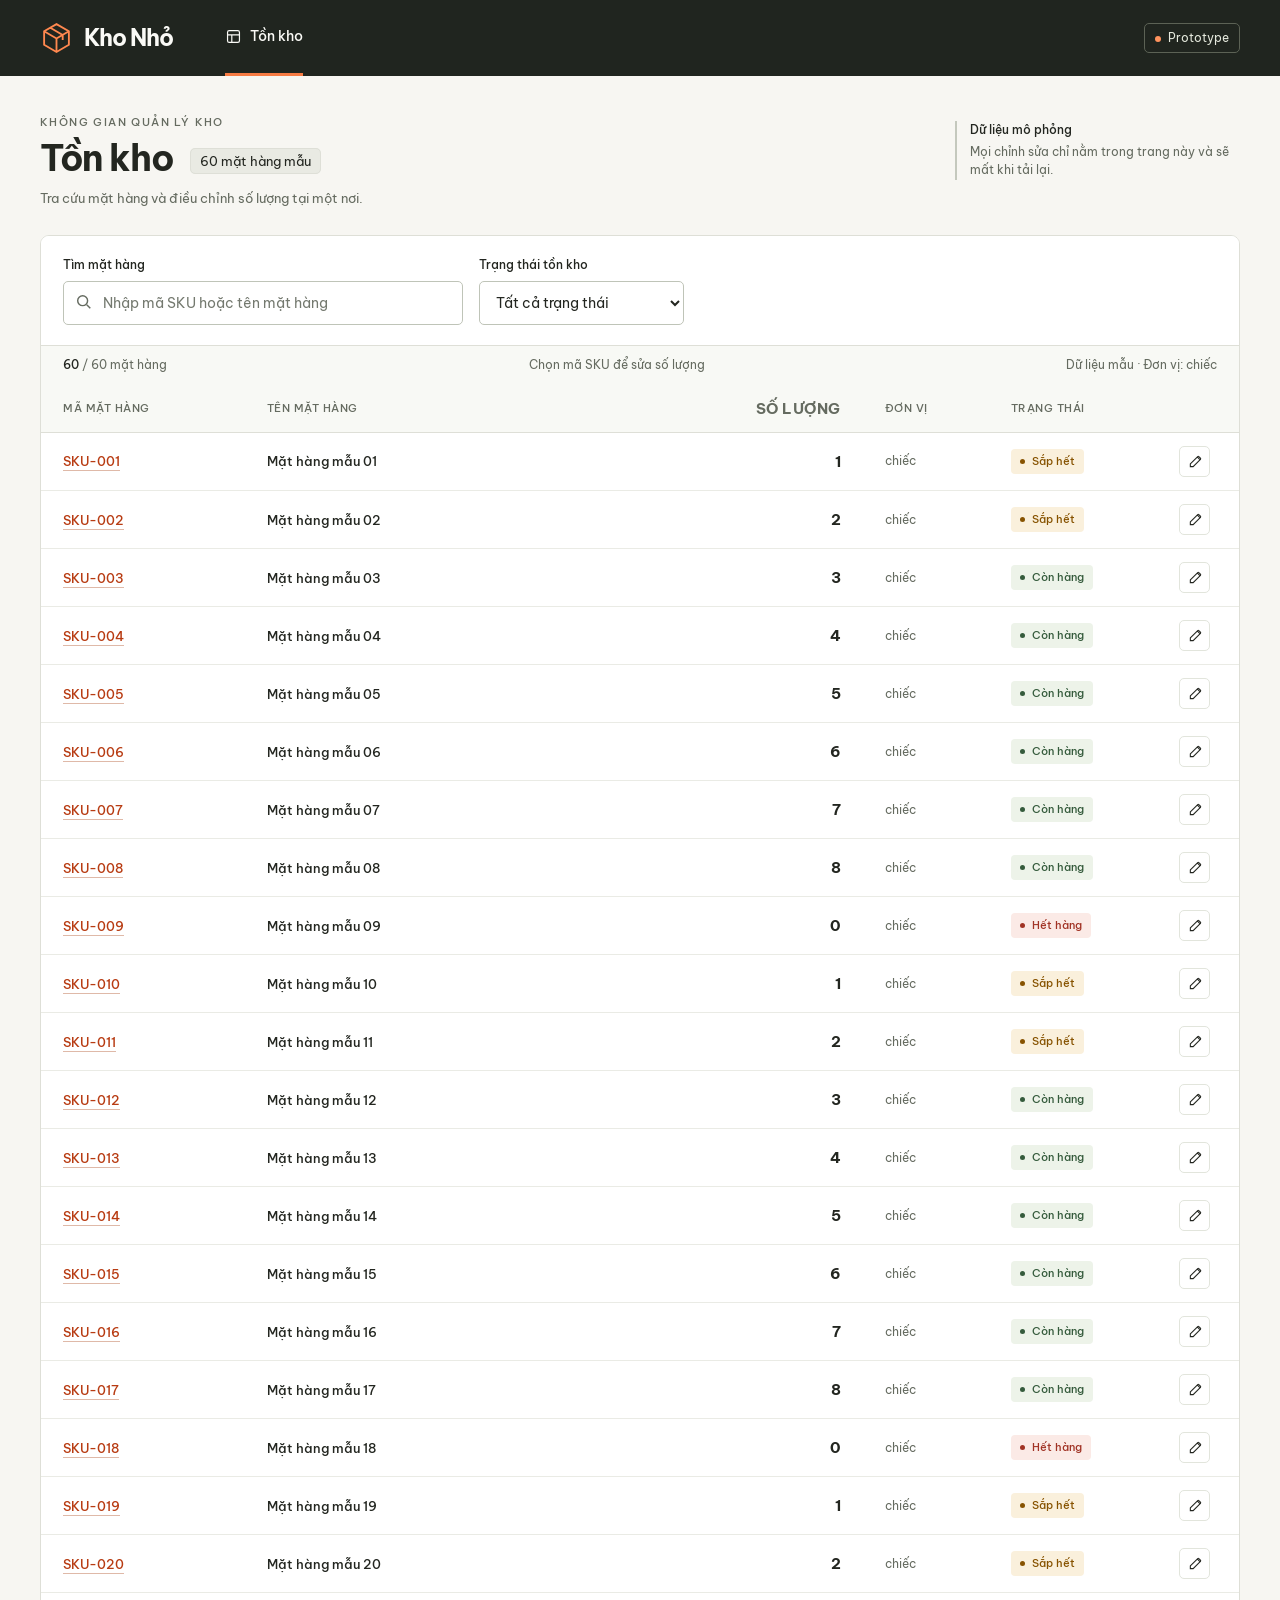
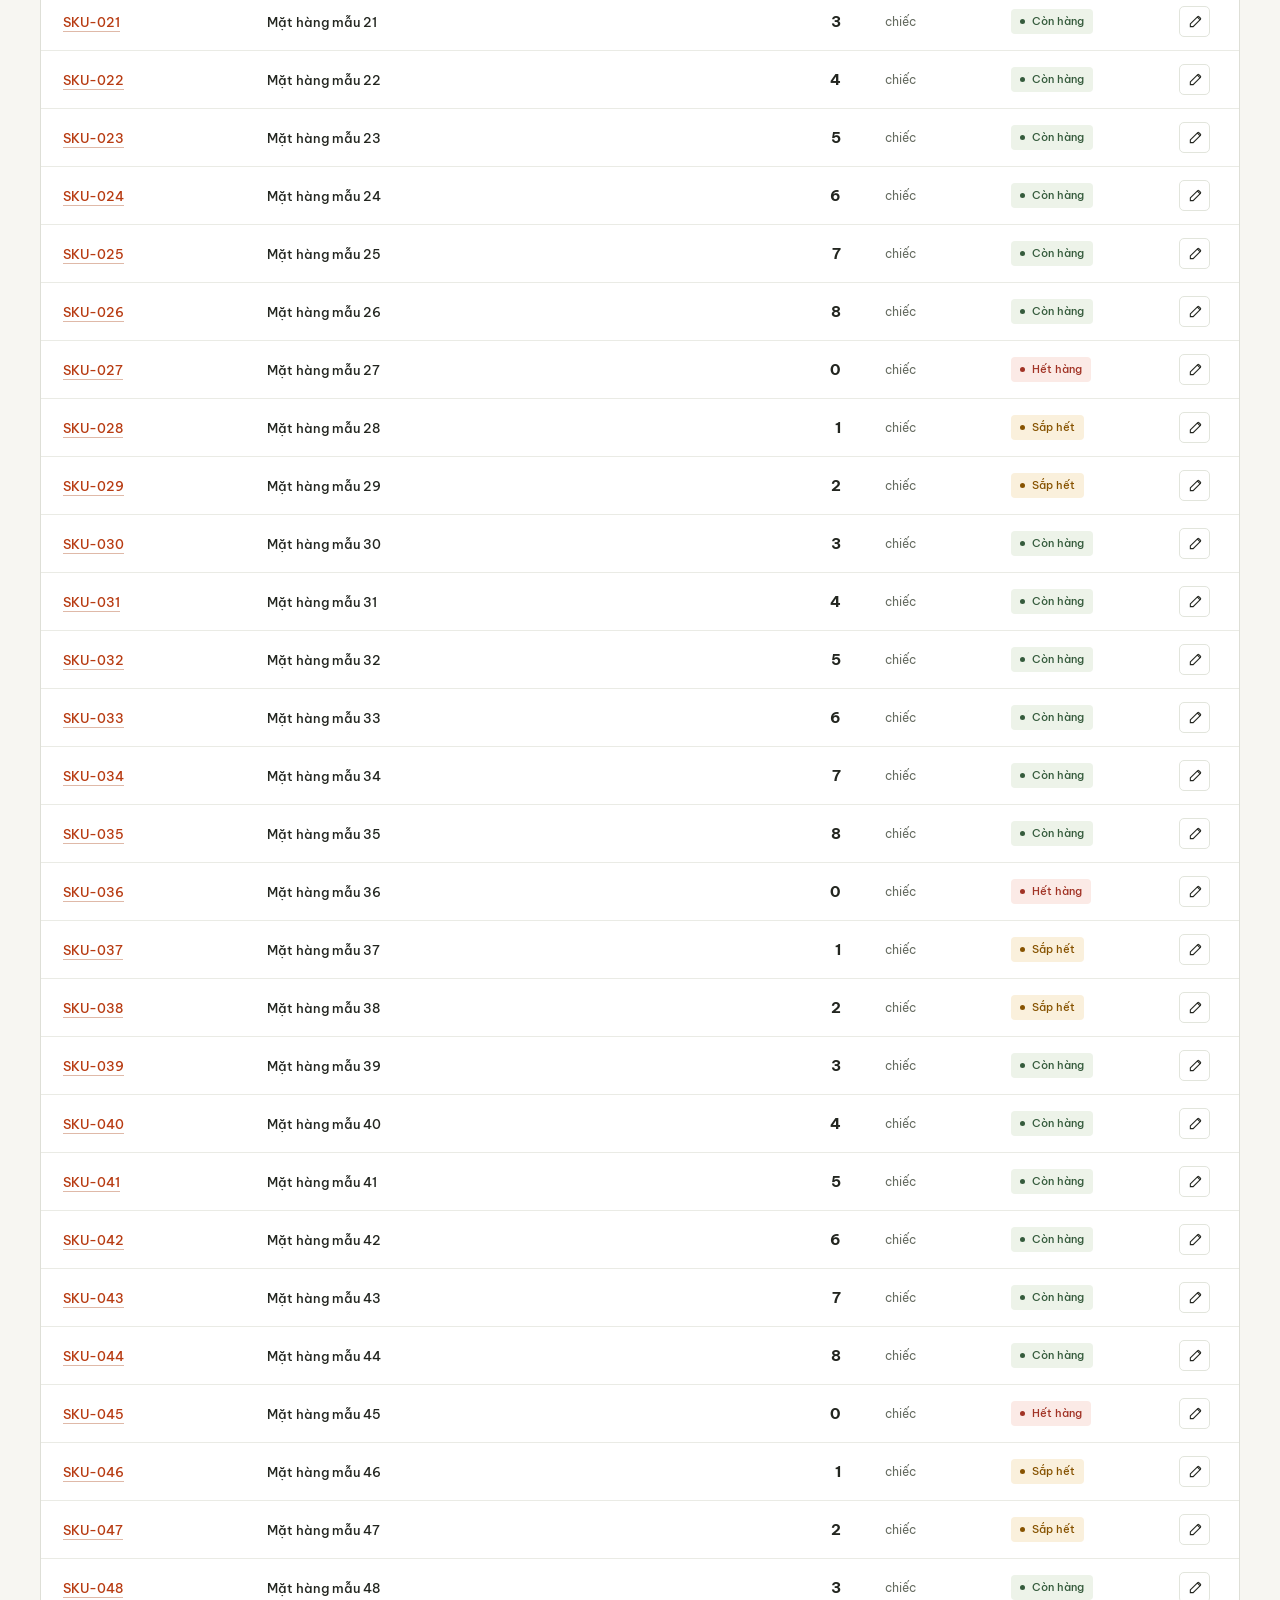
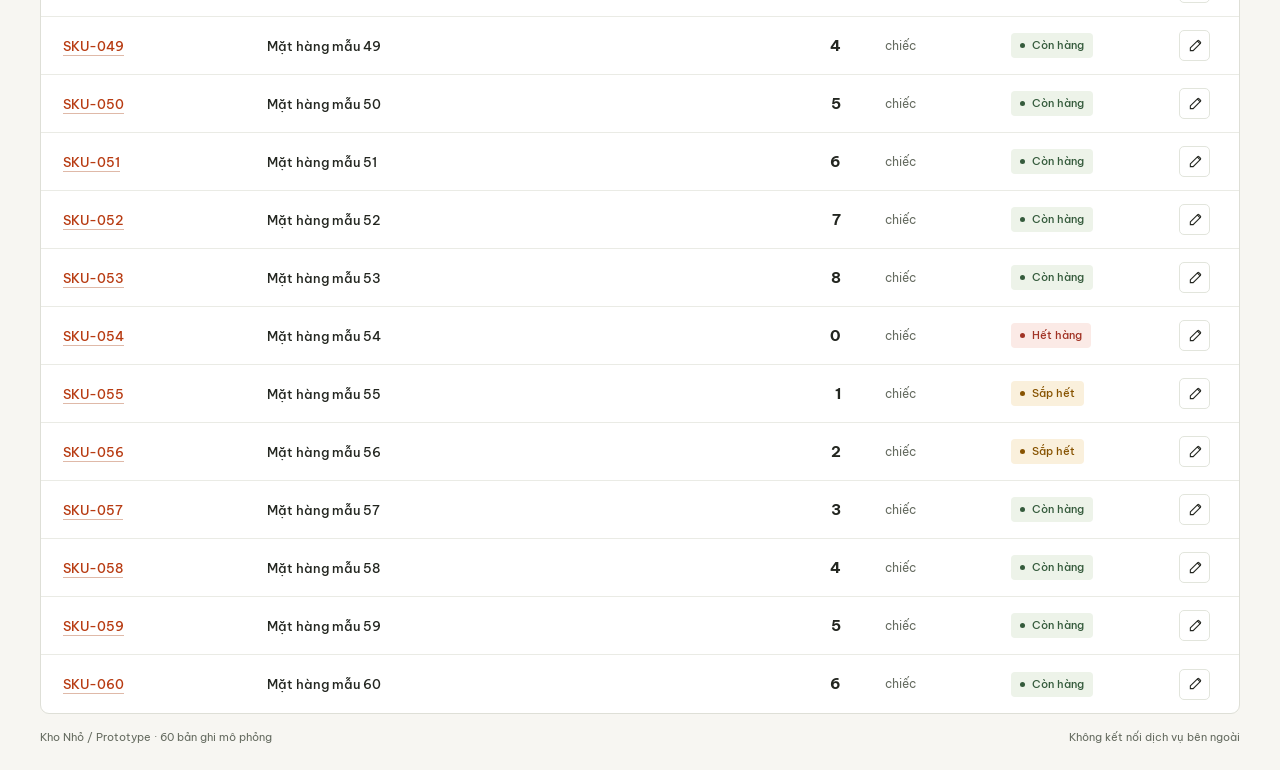
<file: evals/benchmark/artifacts/INVENTORY-03/b/index.html>
<!doctype html>
<html lang="vi">
<head>
<meta charset="utf-8">
<meta name="viewport" content="width=device-width,initial-scale=1">
<title>Kho Nhỏ — Tồn kho mẫu</title>
<style>
@font-face{font-family:Be Vietnam Pro;src:url('../../../../../assets/fonts/BeVietnamPro-Regular.ttf') format('truetype');font-weight:400;font-display:swap}
@font-face{font-family:Be Vietnam Pro;src:url('../../../../../assets/fonts/BeVietnamPro-Medium.ttf') format('truetype');font-weight:500;font-display:swap}
@font-face{font-family:Be Vietnam Pro;src:url('../../../../../assets/fonts/BeVietnamPro-Bold.ttf') format('truetype');font-weight:700;font-display:swap}
:root{--paper:#f7f6f2;--ink:#232620;--muted:#656b60;--line:#dedfd7;--orange:#b83c13;--soft:#fceade;--green:#376043;--dark:#20251f}
*{box-sizing:border-box}body{margin:0;background:var(--paper);color:var(--ink);font:14px/1.55 'Be Vietnam Pro',sans-serif}button,input,select{font:inherit}button{cursor:pointer}button:disabled{cursor:default;opacity:.6}button,input,select{transition:background .15s,border-color .15s}a{color:inherit}button:focus-visible,a:focus-visible,input:focus-visible,select:focus-visible{outline:3px solid #d34c1d;outline-offset:4px}button{color:inherit}.skip{position:absolute;top:-70px;left:16px;background:white;padding:12px;z-index:5}.skip:focus{top:12px}
header{background:var(--dark);color:#fafaf6;padding:0 40px;display:flex;align-items:center;gap:52px;height:76px}.brand{display:flex;align-items:center;gap:11px;font-size:23px;font-weight:700;letter-spacing:-1px}.brand svg{color:#ff884f;width:33px;height:33px}.nav-current{height:76px;display:flex;align-items:center;gap:8px;border-bottom:3px solid #f77b43;font-weight:500}.nav-current svg{width:17px;height:17px}.prototype{margin-left:auto;border:1px solid #5c6255;padding:5px 10px;border-radius:5px;color:#e4e8dc;font-size:12px}.prototype span{display:inline-block;width:6px;height:6px;margin-right:7px;background:#ff935e;border-radius:50%}
main{max-width:1440px;margin:auto;padding:34px 40px 24px}.heading{display:flex;align-items:flex-start;justify-content:space-between;gap:20px;margin-bottom:24px}.eyebrow{font-size:11px;text-transform:uppercase;letter-spacing:1.4px;font-weight:500;color:var(--muted);margin:0 0 6px}h1{font-size:36px;letter-spacing:-1.4px;line-height:1.2;margin:0 0 8px}h1 span{font-size:13px;letter-spacing:0;font-weight:400;vertical-align:middle;background:#e9eae3;border:1px solid var(--line);padding:4px 9px;border-radius:5px;margin-left:10px}.subtitle{margin:0;color:var(--muted);font-size:13px}.local-note{max-width:285px;margin-top:7px;font-size:12px;color:var(--muted);border-left:2px solid #c4c8bd;padding-left:13px}.local-note strong{color:var(--ink);font-weight:500;display:block;margin-bottom:3px}
.workspace{background:#fff;border:1px solid var(--line);border-radius:9px;overflow:hidden}.filters{display:flex;gap:16px;align-items:flex-end;padding:20px 22px;background:#fff}.field{display:flex;flex-direction:column;gap:6px}.field label{font-size:12px;font-weight:500}.search-field{width:400px;max-width:55%}.search-wrap{position:relative}.search-wrap svg{position:absolute;width:18px;height:18px;left:12px;top:12px;color:var(--muted);pointer-events:none}input,select{background:white;border:1px solid #bfc4b8;border-radius:5px;color:var(--ink);padding:10px 12px;height:44px;width:100%}#search{padding-left:39px}input::placeholder{color:#74796f}select{min-width:205px;padding-right:28px}.reset{background:transparent;border:0;min-height:44px;padding:8px;color:var(--orange);font-size:12px;font-weight:500;text-decoration:underline;text-underline-offset:3px}.result-bar{padding:10px 22px;border-top:1px solid var(--line);background:#f8f9f5;display:flex;justify-content:space-between;gap:12px;color:var(--muted);font-size:12px}.result-bar strong{color:var(--ink);font-weight:500}.table-wrap{width:100%}table{width:100%;border-collapse:collapse;text-align:left}caption{position:absolute;overflow:hidden;width:1px;height:1px;clip-path:inset(50%)}thead{background:#f8f9f5}th{font-size:11px;letter-spacing:.5px;font-weight:500;color:var(--muted);text-transform:uppercase;border-bottom:1px solid var(--line);padding:12px 22px}td{height:58px;border-bottom:1px solid #eaebe5;padding:10px 22px}tbody tr:last-child td{border-bottom:0}tbody tr:hover{background:#fcfbf7}th:first-child{width:17%}th:nth-child(2){width:36%}.sku{font-variant-numeric:tabular-nums;background:transparent;border:0;padding:4px 0;font-weight:500;font-size:13px;color:var(--orange);text-decoration:underline;text-decoration-color:#dfb9a8;text-underline-offset:4px}.name{font-weight:500;font-size:13px}.quantity{text-align:right;font-variant-numeric:tabular-nums;font-weight:700;font-size:15px}.unit{color:var(--muted);font-size:12px}.status{display:inline-flex;align-items:center;gap:7px;padding:4px 9px;border-radius:4px;font-size:11px;font-weight:500;white-space:nowrap}.status:before{content:'';width:5px;height:5px;border-radius:50%;background:currentColor}.status.available{color:#355b3c;background:#edf3e9}.status.low{color:#875300;background:#faf0dc}.status.empty{color:#a13325;background:#fbeae6}.edit{width:31px;height:31px;background:transparent;border:1px solid #e2e5dc;border-radius:5px;display:grid;place-items:center}.edit:hover{background:var(--soft);border-color:#d8a58a}.edit svg{width:14px;height:14px}.actions{width:68px;padding-left:8px}.empty-result{padding:56px 20px;text-align:center}.empty-result h2{font-size:17px;margin:0 0 8px}.empty-result p{color:var(--muted);margin:0 0 16px}footer{display:flex;justify-content:space-between;gap:16px;margin-top:15px;font-size:11px;color:var(--muted)}
dialog{color:var(--ink);border:0;border-left:1px solid var(--line);padding:0;width:460px;max-width:100%;height:100dvh;max-height:100dvh;margin:0 0 0 auto;background:var(--paper);box-shadow:-14px 0 60px #10150d20}dialog::backdrop{background:#20251f70}body:has(dialog[open]){overflow:hidden}.drawer{height:100%;display:flex;flex-direction:column}.drawer-head{padding:27px 28px 22px;border-bottom:1px solid var(--line);display:flex;align-items:flex-start;justify-content:space-between;gap:10px}.drawer-head h2{font-size:24px;line-height:1.3;letter-spacing:-.7px;margin:5px 0 0}.close{border:1px solid #cfd2c6;background:transparent;border-radius:5px;width:34px;height:34px;font-size:23px;line-height:1}.drawer form{flex:1;display:flex;flex-direction:column;min-height:0}.drawer-body{padding:26px 28px;flex:1;overflow:auto}.item-card{padding:17px;background:#fff;border:1px solid var(--line);border-radius:6px;margin-bottom:28px}.item-card strong{display:block;margin-bottom:8px;font-size:15px}.item-card .meta{display:flex;justify-content:space-between;align-items:center;gap:10px}.meta span:first-child{color:var(--muted);font-size:12px}.quantity-label{font-size:13px;font-weight:500;display:block;margin-bottom:8px}.quantity-input{display:flex;align-items:center;gap:12px}#quantity{height:60px;font-size:25px;font-weight:500;font-variant-numeric:tabular-nums}.quantity-input span{color:var(--muted)}.hint{font-size:12px;color:var(--muted);margin:9px 0 0}.validation{font-size:12px;color:#a13325;margin:8px 0 0}.preview{border-top:1px solid var(--line);padding-top:19px;margin-top:27px;display:flex;justify-content:space-between;gap:15px;font-size:12px;color:var(--muted)}.preview strong{color:var(--ink);font-weight:500}.feedback{padding:14px;border:1px solid #e6b0a1;border-radius:5px;margin-top:26px;background:#fff0eb;color:#923121;font-size:12px}.feedback strong{display:block;margin-bottom:4px;font-size:13px}.feedback.success{border-color:#a5c4a3;background:#eef6ea;color:#355b3c}.feedback:empty{display:none}.drawer-foot{padding:21px 28px 25px;background:#fff;border-top:1px solid var(--line)}.buttons{display:flex;gap:9px}.primary{flex:1;min-height:46px;border:1px solid var(--orange);background:var(--orange);color:#fff;border-radius:5px;font-weight:500}.primary:hover{background:#9c2f0e}.secondary{min-height:46px;border:1px solid #bec4b5;border-radius:5px;background:white;padding:10px 15px;font-size:12px}.drawer-foot p{font-size:10px;color:var(--muted);margin:11px 0 0;text-align:center}.sr-only{position:absolute;width:1px;height:1px;padding:0;margin:-1px;overflow:hidden;clip-path:inset(50%);white-space:nowrap;border:0}[hidden]{display:none!important}
@media(min-width:1200px){main{padding-top:38px}.heading{margin-bottom:27px}}
@media(max-width:700px){header{padding:0 18px;height:64px;gap:24px}.brand{font-size:20px}.brand svg{width:28px;height:28px}.nav-current{height:64px;font-size:12px}.nav-current svg{display:none}.prototype{font-size:10px;padding:4px 7px}.prototype span{display:none}main{padding:25px 16px 20px}.heading{margin-bottom:20px}.eyebrow{font-size:10px}h1{font-size:29px}h1 span{font-size:11px;margin-left:6px}.subtitle{font-size:11px}.local-note{display:none}.filters{padding:16px;display:grid;grid-template-columns:1fr;gap:12px}.search-field{width:100%;max-width:none}.filter-bottom{display:flex;gap:10px;align-items:flex-end}.filter-bottom .field{flex:1}select{min-width:0}.reset{padding:8px 0}.result-bar{padding:10px 16px;font-size:10px}.result-bar .desktop-note{display:none}table,tbody{display:block}thead{position:absolute;clip-path:inset(50%);width:1px;height:1px;overflow:hidden}tbody tr{position:relative;display:grid;grid-template-columns:1fr 1fr;gap:7px 12px;padding:15px 16px;border-bottom:1px solid #e3e5dc}tbody tr:last-child{border-bottom:0}td{display:block;border:0;height:auto;padding:0}.sku-cell{grid-column:1;grid-row:1}.sku{font-size:12px;padding:0}.name{grid-column:1/-1;grid-row:2;font-size:13px;padding-bottom:4px}.quantity{grid-column:1;grid-row:3;text-align:left;font-size:15px}.quantity:before{content:'Số lượng: ';font-size:11px;font-weight:400;color:var(--muted)}.unit{grid-column:1;grid-row:4;margin-top:-7px;margin-left:65px;font-size:10px}.status-cell{grid-column:2;grid-row:3;text-align:right}.status{font-size:10px}.actions{grid-column:2;grid-row:1;width:auto;padding:0;justify-self:end}.edit{height:27px;width:29px}footer{font-size:10px}footer span:last-child{display:none}dialog{width:100%;border:0}.drawer-head{padding:23px 22px}.drawer-body{padding:23px 22px}.drawer-foot{padding:18px 22px}.drawer-head h2{font-size:23px}}
@media(prefers-reduced-motion:reduce){*,*::before,*::after{transition:none!important;animation:none!important;scroll-behavior:auto!important}}
</style>
</head>
<body>
<a class="skip" href="#main">Đến danh sách mặt hàng</a>
<header><div class="brand"><svg aria-hidden="true" viewBox="0 0 32 32" fill="none" stroke="currentColor" stroke-width="1.8"><path d="m16 3 12 7v13l-12 7-12-7V10zM4 10l12 7 12-7M16 17v13M10 6.5l12 7v5"/></svg>Kho Nhỏ</div><div class="nav-current" aria-current="page"><svg aria-hidden="true" viewBox="0 0 20 20" fill="none" stroke="currentColor" stroke-width="1.4"><rect x="3" y="3" width="14" height="14" rx="2"/><path d="M3 8h14M8 8v9"/></svg>Tồn kho</div><div class="prototype"><span></span>Prototype</div></header>
<main id="main">
<div class="heading"><div><p class="eyebrow">Không gian quản lý kho</p><h1>Tồn kho <span>60 mặt hàng mẫu</span></h1><p class="subtitle">Tra cứu mặt hàng và điều chỉnh số lượng tại một nơi.</p></div><aside class="local-note"><strong>Dữ liệu mô phỏng</strong>Mọi chỉnh sửa chỉ nằm trong trang này và sẽ mất khi tải lại.</aside></div>
<section class="workspace" aria-label="Danh sách tồn kho mẫu">
<div class="filters"><div class="field search-field"><label for="search">Tìm mặt hàng</label><div class="search-wrap"><svg aria-hidden="true" viewBox="0 0 20 20" fill="none" stroke="currentColor" stroke-width="1.6"><circle cx="8.5" cy="8.5" r="5.5"/><path d="m13 13 4 4"/></svg><input id="search" type="search" placeholder="Nhập mã SKU hoặc tên mặt hàng" autocomplete="off"></div></div><div class="filter-bottom"><div class="field"><label for="status-filter">Trạng thái tồn kho</label><select id="status-filter"><option value="all">Tất cả trạng thái</option value="Hết hàng">Hết hàng</option><option value="Sắp hết">Sắp hết</option><option value="Còn hàng">Còn hàng</option></select></div></div><button class="reset" id="reset" type="button" hidden>Xóa bộ lọc</button></div>
<div class="result-bar"><span id="result-count" role="status" aria-live="polite"></span><span class="desktop-note">Chọn mã SKU để sửa số lượng</span><span>Dữ liệu mẫu · Đơn vị: chiếc</span></div>
<div class="table-wrap"><table><caption>60 mặt hàng mẫu. Chọn mã SKU để mở chỉnh sửa số lượng.</caption><thead><tr><th scope="col">Mã mặt hàng</th><th scope="col">Tên mặt hàng</th><th scope="col" class="quantity">Số lượng</th><th scope="col">Đơn vị</th><th scope="col">Trạng thái</th><th scope="col"><span class="sr-only">Chỉnh sửa</span></th></tr></thead><tbody id="rows"></tbody></table></div>
<div class="empty-result" id="empty" hidden><h2>Không tìm thấy mặt hàng</h2><p>Thử một mã SKU, tên khác hoặc xóa bộ lọc.</p><button class="secondary" id="empty-reset" type="button">Xóa bộ lọc</button></div>
</section><footer><span>Kho Nhỏ / Prototype · 60 bản ghi mô phỏng</span><span>Không kết nối dịch vụ bên ngoài</span></footer>
</main>
<dialog id="editor" aria-labelledby="editor-title" aria-describedby="edit-note"><div class="drawer"><div class="drawer-head"><div><p class="eyebrow" id="edit-sku"></p><h2 id="editor-title">Sửa số lượng</h2></div><button type="button" class="close" id="close" aria-label="Đóng chỉnh sửa">×</button></div>
<form data-testid="work-form" id="work-form" novalidate><div class="drawer-body"><div class="item-card"><strong id="item-name"></strong><div class="meta"><span id="current-quantity"></span><span id="current-status"></span></div></div><label class="quantity-label" for="quantity">Số lượng mới</label><div class="quantity-input"><input id="quantity" name="quantity" type="number" min="0" step="1" inputmode="numeric" required aria-describedby="quantity-hint quantity-error"><span>chiếc</span></div><p class="hint" id="quantity-hint">Nhập số nguyên từ 0 trở lên. Nhập 0 để đánh dấu hết hàng.</p><p class="validation" id="quantity-error" role="alert" hidden></p><div class="preview"><span>Sau khi lưu</span><strong id="preview">—</strong></div><div class="feedback" id="feedback" data-testid="feedback" role="status" aria-live="polite" aria-atomic="true"></div></div><div class="drawer-foot"><div class="buttons"><button type="button" class="secondary" id="back">Quay lại danh sách</button><button type="submit" class="primary" data-testid="primary" id="save">Lưu số lượng</button></div><p id="edit-note">Thao tác mô phỏng · Không gửi dữ liệu ra ngoài trang.</p></div></form></div></dialog>
<script>
'use strict';
const items=Array.from({length:60},(_,i)=>({id:`SKU-${String(i+1).padStart(3,'0')}`,name:`Mặt hàng mẫu ${String(i+1).padStart(2,'0')}`,quantity:(i+1)%9,unit:'chiếc'}));
const $=id=>document.getElementById(id);
const state={editing:null,firstSaveFailed:false,opener:null};
function statusOf(quantity){return quantity===0?'Hết hàng':quantity<=2?'Sắp hết':'Còn hàng'}
function statusClass(quantity){return quantity===0?'empty':quantity<=2?'low':'available'}
function badge(quantity){return `<span class="status ${statusClass(quantity)}">${statusOf(quantity)}</span>`}
function normalize(value){return value.normalize('NFD').replace(/[\u0300-\u036f]/g,'').replace(/đ/g,'d').toLowerCase().trim()}
function filteredItems(){const query=normalize($('search').value);const filter=$('status-filter').value;return items.filter(item=>(normalize(item.id).includes(query)||normalize(item.name).includes(query))&&(filter==='all'||statusOf(item.quantity)===filter))}
function render(){const shown=filteredItems();$('rows').innerHTML=shown.map(item=>`<tr data-sku="${item.id}"><td class="sku-cell"><button type="button" class="sku" data-edit="${item.id}" aria-label="Sửa số lượng ${item.id}">${item.id}</button></td><td class="name">${item.name}</td><td class="quantity">${item.quantity}</td><td class="unit">${item.unit}</td><td class="status-cell">${badge(item.quantity)}</td><td class="actions"><button type="button" class="edit" data-edit="${item.id}" aria-label="Chỉnh sửa ${item.name}"><svg aria-hidden="true" viewBox="0 0 18 18" fill="none" stroke="currentColor" stroke-width="1.4"><path d="m11.8 2.4 3.8 3.8M3 11.4 12.5 2a1 1 0 0 1 1.4 0L16 4.1a1 1 0 0 1 0 1.4L6.6 15H3z"/></svg></button></td></tr>`).join('');$('result-count').innerHTML=`<strong>${shown.length}</strong> / ${items.length} mặt hàng`;$('empty').hidden=shown.length>0;$('reset').hidden=!$('search').value&&$('status-filter').value==='all'}
function clearFilters(){$('search').value='';$('status-filter').value='all';render();$('search').focus()}
function quantityValue(){const raw=$('quantity').value.trim();const number=Number(raw);return /^\d+$/.test(raw)&&Number.isSafeInteger(number)?number:null}
function updatePreview(){const number=quantityValue();$('preview').textContent=number===null?'—':`${number} chiếc · ${statusOf(number)}`}
function setFeedback(kind,title,message){$('feedback').className=`feedback ${kind}`;$('feedback').innerHTML=`<strong>${title}</strong>${message}`}
function openEditor(id,opener=null){const item=items.find(item=>item.id===id);if(!item)return;state.editing=item;state.opener=opener;$('edit-sku').textContent=`${item.id} / Dữ liệu mẫu`;$('item-name').textContent=item.name;$('current-quantity').textContent=`Hiện có: ${item.quantity} chiếc`;$('current-status').innerHTML=badge(item.quantity);$('quantity').value=String(item.quantity);$('quantity').removeAttribute('aria-invalid');$('quantity-error').hidden=true;$('feedback').innerHTML='';$('save').textContent='Lưu số lượng';$('save').disabled=false;updatePreview();$('editor').showModal();$('quantity').focus();$('quantity').select()}
function closeEditor(){$('editor').close();if(state.opener){const id=state.editing.id;const candidates=Array.from($('rows').querySelectorAll('[data-edit]'));const button=candidates.find(button=>button.dataset.edit===id);if(button)button.focus();else $('search').focus()}else $('search').focus();state.editing=null}
$('rows').addEventListener('click',event=>{const target=event.target.closest('[data-edit]');if(target)openEditor(target.dataset.edit,target)});
$('search').addEventListener('input',render);$('status-filter').addEventListener('change',render);$('reset').addEventListener('click',clearFilters);$('empty-reset').addEventListener('click',clearFilters);$('close').addEventListener('click',closeEditor);$('back').addEventListener('click',closeEditor);$('editor').addEventListener('cancel',event=>{event.preventDefault();closeEditor()});
$('quantity').addEventListener('input',()=>{$('quantity').removeAttribute('aria-invalid');$('quantity-error').hidden=true;updatePreview();if($('save').disabled){$('save').disabled=false;$('save').textContent='Lưu số lượng';$('feedback').innerHTML=''}});
$('work-form').addEventListener('submit',event=>{event.preventDefault();const quantity=quantityValue();if(quantity===null){$('quantity-error').textContent=Number($('quantity').value)<0?'Số lượng không được âm. Nhập số nguyên từ 0 trở lên.':'Vui lòng nhập số nguyên từ 0 trở lên.';$('quantity-error').hidden=false;$('quantity').setAttribute('aria-invalid','true');$('quantity').focus();return}if(!state.firstSaveFailed){state.firstSaveFailed=true;setFeedback('error','Chưa lưu được — lỗi mô phỏng',`Số lượng ${quantity} được giữ nguyên. Chọn “Thử lưu lại” để tiếp tục; chưa có dữ liệu nào thay đổi.`);$('save').textContent='Thử lưu lại';return}state.editing.quantity=quantity;render();$('current-quantity').textContent=`Hiện có: ${quantity} chiếc`;$('current-status').innerHTML=badge(quantity);setFeedback('success','Đã cập nhật cục bộ',`${state.editing.id} hiện có ${quantity} chiếc. Thay đổi chỉ được giữ trong phiên mở trang này.`);$('save').textContent='Đã lưu';$('save').disabled=true});
render();
if(new URLSearchParams(location.search).get('state')==='error'){openEditor('SKU-001');$('quantity').value='5';updatePreview();state.firstSaveFailed=true;setFeedback('error','Chưa lưu được — lỗi mô phỏng','Số lượng 5 được giữ nguyên. Chọn “Thử lưu lại” để tiếp tục; chưa có dữ liệu nào thay đổi.');$('save').textContent='Thử lưu lại'}
</script>
</body>
</html>
</file>
<file: assets/specimen/specimen.css>
@font-face{font-family:Be;src:url('../fonts/BeVietnamPro-Regular.ttf') format('truetype');font-weight:400;font-display:swap}
@font-face{font-family:Be;src:url('../fonts/BeVietnamPro-Medium.ttf') format('truetype');font-weight:500;font-display:swap}
@font-face{font-family:Be;src:url('../fonts/BeVietnamPro-Bold.ttf') format('truetype');font-weight:700;font-display:swap}
:root{--canvas:#f4f0e9;--surface:#fffdf8;--ink:#211e1b;--muted:#696158;--line:#c5bdb3;--accent:#f3693c;--accent-hover:#e75a2f;--focus:#7047c7;--error:#a12e32;--success:#226443;--radius:10px;--control:44px;color-scheme:light}
body.dark{--canvas:#171411;--surface:#211d19;--ink:#f6f0e7;--muted:#b8aca0;--line:#62574e;--focus:#c4adff;--error:#ffb6b9;--success:#a0dcbd;color-scheme:dark}
*{box-sizing:border-box}html{scroll-behavior:smooth;scroll-padding-top:24px}body{margin:0;font-family:Be,sans-serif;font-size:15px;line-height:1.6;background:var(--canvas);color:var(--ink)}::selection{background:var(--accent);color:#211e1b}a{color:inherit;text-underline-offset:5px}button,input{font:inherit}button,a,input{touch-action:manipulation}button{min-height:var(--control);padding:10px 17px;border:1px solid transparent;border-radius:var(--radius);cursor:pointer;font-weight:500;display:inline-flex;align-items:center;justify-content:center;gap:10px;line-height:1.4;color:inherit}button:focus-visible,a:focus-visible,input:focus-visible,.focus-sample{outline:3px solid var(--focus);outline-offset:3px}button svg{width:18px;height:18px;fill:none;stroke:currentColor;stroke-width:1.8;stroke-linecap:round;stroke-linejoin:round;flex:none}button:disabled{cursor:not-allowed;background:var(--line);color:var(--ink);opacity:.65}button.busy:disabled{background:var(--accent);color:#211e1b;opacity:1}.primary{background:var(--accent);color:#211e1b}.primary:not(:disabled):hover,.hover-sample{background:var(--accent-hover)}.primary:active{background:#d64a22}.secondary{border-color:var(--line);background:var(--surface)}.secondary:hover,.quiet:hover{background:var(--line)}.quiet{background:transparent}.danger{color:var(--error);background:transparent;border-color:var(--line)}.button-group{display:flex;gap:8px;flex-wrap:wrap}.site-header{max-width:1400px;margin:auto;padding:28px 48px;display:flex;align-items:center;gap:30px;border-bottom:1px solid var(--line)}.wordmark{font-size:34px;font-weight:700;text-decoration:none;letter-spacing:-.03em}.wordmark span{font-size:12px;vertical-align:top;position:relative;top:7px;margin-left:3px}.purpose{color:var(--muted);font-size:13px}.site-header nav{display:flex;gap:24px;margin-left:auto}.site-header nav a{text-decoration:none;font-size:14px}.site-header nav a:hover{text-decoration:underline}.mobile-menu{display:none}main{max-width:1400px;margin:auto;padding:0 48px}.opening{display:grid;grid-template-columns:1.5fr 1fr;align-items:end;gap:60px;padding:72px 0 64px}h1,h2,h3,p{margin:0}h1{font-size:clamp(42px,5.4vw,76px);line-height:1.15;letter-spacing:-.035em;font-weight:500}h1 span{color:var(--muted)}.opening-note p:first-child{font-size:21px;line-height:1.5;margin-bottom:20px}.muted,.hint{color:var(--muted)}.small{font-size:13px}.chapter{border-top:1px solid var(--line);padding:38px 0 48px;scroll-margin-top:24px}.section-heading{display:flex;justify-content:space-between;align-items:baseline;gap:32px;margin-bottom:32px}h2{font-size:30px;font-weight:500;letter-spacing:-.025em;line-height:1.3}.section-heading>p{max-width:380px;color:var(--muted);font-size:14px}.button-sheet{display:grid;grid-template-columns:repeat(3,minmax(0,1fr));gap:27px 24px;margin-bottom:27px}.sample-label{display:block;font-size:12px;color:var(--muted);margin-bottom:10px}.button-sheet .primary{min-width:162px}.spinner{animation:spin 1s linear infinite}@keyframes spin{to{transform:rotate(360deg)}}.field-sheet{display:grid;grid-template-columns:1fr 1fr;gap:28px 44px}.field label{display:block;font-weight:500;font-size:14px;margin-bottom:8px}.field input{display:block;width:100%;min-height:var(--control);border:1px solid var(--line);border-radius:var(--radius);padding:11px 13px;background:var(--surface);color:var(--ink);caret-color:var(--ink);line-height:1.5}.field input::placeholder{color:var(--muted);opacity:1}.field input[aria-invalid=true]{border-color:var(--error)}.hint,.error{font-size:13px;margin-top:8px}.error{color:var(--error)}.work-surface{background:var(--surface);border:1px solid var(--line);border-radius:16px;overflow:hidden;margin-bottom:16px}.work-header{display:flex;align-items:center;justify-content:space-between;gap:24px;padding:28px 28px 24px}.context{font-size:12px;color:var(--muted);margin-bottom:8px}h3{font-weight:500;font-size:26px;letter-spacing:-.02em;margin-bottom:6px}.tabs{display:flex;gap:24px;padding:0 28px;border-bottom:1px solid var(--line)}.tabs button{border-radius:0;background:none;padding:12px 0;border-bottom:2px solid transparent;font-size:14px}.tabs [aria-selected=true]{border-bottom-color:var(--accent);font-weight:700}.toolbar{display:flex;align-items:end;gap:22px;padding:22px 28px}.search{width:310px}.toolbar #selection-status{margin-left:auto;padding-bottom:12px;color:var(--muted)}.table-scroll{overflow:auto}table{border-collapse:collapse;width:100%;font-size:14px;text-align:left}th,td{padding:16px 22px;border-top:1px solid var(--line)}thead th{font-size:12px;color:var(--muted);font-weight:500;padding-top:12px;padding-bottom:12px}th:first-child,td:first-child{width:52px;padding-left:28px;padding-right:8px}th[scope=row]{font-weight:500}.row-note{display:block;font-size:12px;color:var(--muted);font-weight:400;margin-top:4px}input[type=checkbox]{width:18px;height:18px;accent-color:var(--accent);cursor:pointer}tr:has(input:checked){background:color-mix(in srgb,var(--accent) 10%,var(--surface))}.status{font-size:12px;padding:4px 9px;border:1px solid var(--line);border-radius:6px;display:inline-flex;align-items:center;gap:6px;white-space:nowrap}.status:before{content:'';width:5px;height:5px;border-radius:50%;background:currentColor}.review{color:var(--ink)}.progress{color:var(--muted)}.complete{color:var(--success)}.empty{text-align:center;padding:30px}.empty h4{font-size:18px;margin:0 0 8px}.empty button{margin-top:16px}.history{padding:28px}.sr-only{position:absolute;width:1px;height:1px;padding:0;margin:-1px;overflow:hidden;clip:rect(0,0,0,0);white-space:nowrap;border:0}footer{max-width:1400px;margin:0 auto;padding:20px 48px 32px;border-top:1px solid var(--line);font-size:12px;color:var(--muted)}footer a{margin-left:12px}dialog{width:min(520px,calc(100% - 32px));max-height:calc(100dvh - 32px);padding:30px;border:1px solid var(--line);border-radius:16px;background:var(--surface);color:var(--ink);box-shadow:0 24px 80px #0005}dialog::backdrop{background:#100c08a8}.dialog-header{display:flex;align-items:start;justify-content:space-between;gap:12px;margin-bottom:16px}.dialog-header h2{font-size:25px}.icon-button{width:44px;flex:none;background:none;padding:12px;margin-top:-7px;margin-right:-10px}.dialog-header+p{font-size:14px;margin-bottom:24px}.dialog-actions{display:flex;justify-content:flex-end;gap:10px;margin:24px 0 16px}.feedback{padding:12px;background:color-mix(in srgb,var(--error) 8%,var(--surface));border-radius:8px}.success{color:var(--success)}[hidden]{display:none!important}
@media(max-width:780px){.site-header{padding:18px 20px;gap:12px;flex-wrap:wrap}.purpose{display:none}.wordmark{margin-right:auto;font-size:28px}.mobile-menu{display:inline-flex}.site-header nav{display:none;order:5;width:100%;margin:0;flex-direction:column;gap:0}.site-header nav.open{display:flex}.site-header nav a{padding:12px 0;border-top:1px solid var(--line)}main{padding:0 20px}.opening{grid-template-columns:1fr;padding:42px 0;gap:28px}.opening-note p:first-child{font-size:18px}.opening-note .muted{font-size:13px}.section-heading{display:block;margin-bottom:25px}.section-heading>p{margin-top:12px}h2{font-size:25px}.button-sheet{grid-template-columns:1fr;gap:22px}.field-sheet{grid-template-columns:1fr;gap:25px}.chapter{padding:30px 0 36px}.work-header{display:block;padding:22px 18px}.work-header>.primary{margin-top:18px}.tabs{padding:0 18px}.toolbar{padding:20px 18px;flex-wrap:wrap;gap:12px}.search{width:100%}.toolbar #selection-status{margin-left:0;padding:0}.table-scroll table{min-width:620px}.table-scroll{border-bottom:1px solid var(--line)}footer{padding:24px 20px}footer a{display:block;margin:12px 0 0}dialog{padding:24px 20px}.dialog-header h2{font-size:22px}}
@media(prefers-reduced-motion:reduce){html{scroll-behavior:auto}.spinner{animation:none}}
:root{--control-line:#91877b}body.dark{--control-line:#918274}.field input,.secondary,.danger{border-color:var(--control-line)}.check-hit{display:grid;place-items:center;width:44px;height:44px;cursor:pointer}.check-hit input{margin:0}.table-scroll:focus-visible{outline:3px solid var(--focus);outline-offset:-3px}
dialog{box-shadow:0 16px 32px #0004}
</file>
<file: evals/benchmark/review/review.css>
@font-face{font-family:Be;src:url('../../../assets/fonts/BeVietnamPro-Regular.ttf');font-weight:400}@font-face{font-family:Be;src:url('../../../assets/fonts/BeVietnamPro-Medium.ttf');font-weight:500}@font-face{font-family:Be;src:url('../../../assets/fonts/BeVietnamPro-Bold.ttf');font-weight:700}
:root{--ink:#20252b;--muted:#5c6874;--line:#b9c3cb;--primary:#235bd1;--focus:#7c3eb5}*{box-sizing:border-box}body{margin:0;color:var(--ink);background:#f7f9fb;font:15px/1.65 Be,sans-serif}button,input,textarea{font:inherit}button{min-height:44px;border:1px solid transparent;border-radius:8px;padding:10px 16px;background:var(--primary);color:white;cursor:pointer;font-weight:500}button:hover{background:#1946a8}button:disabled{background:#e0e5ea;color:#687581;cursor:default}.secondary{background:white;border-color:#81909f;color:var(--ink)}.secondary:hover,.quiet:hover{background:#e7edf3}.quiet{background:transparent;color:var(--ink)}:focus-visible{outline:3px solid var(--focus);outline-offset:3px}header{padding:22px 40px;border-bottom:1px solid var(--line);display:flex;align-items:center;gap:24px;background:white}.brand{font-size:23px;font-weight:700;letter-spacing:-.035em;text-decoration:none;color:inherit}header>span{font-size:12px;color:var(--muted)}header>button{margin-left:auto}main{max-width:1440px;padding:40px;margin:auto}.intro{max-width:860px;margin-bottom:34px}h1{font-size:clamp(30px,4vw,48px);line-height:1.2;letter-spacing:-.04em;margin:14px 0 20px}h2{font-size:23px;line-height:1.4;margin:8px 0 14px}h3{margin:0;font-size:18px}.kicker{font-size:12px;color:var(--muted);letter-spacing:.035em}.intro>p:not(.kicker){font-size:16px;color:var(--muted)}details{margin-top:22px;border-left:2px solid var(--line);padding-left:16px}summary{cursor:pointer;min-height:44px;display:list-item;padding:8px 0}details p{font-size:13px;color:var(--muted);max-width:730px}.review-toolbar{border-top:1px solid var(--line);display:flex;justify-content:space-between;align-items:center;padding:20px 0}.pager{display:flex;gap:10px}.brief{background:#fff;border:1px solid var(--line);padding:24px;margin-bottom:24px}.brief p{max-width:1000px;color:var(--muted);margin-bottom:0}.view-tabs{display:flex;flex-wrap:wrap;gap:8px;margin-bottom:18px}.view-tabs button{background:white;color:var(--ink);border-color:#81909f}.view-tabs [aria-selected=true]{color:white;background:var(--primary);border-color:var(--primary)}.comparison{display:grid;grid-template-columns:1fr 1fr;gap:24px}.comparison article{min-width:0;background:white;border:1px solid var(--line)}.image-heading{padding:12px 16px;display:flex;align-items:center;justify-content:space-between;gap:12px;border-bottom:1px solid var(--line)}.image-heading button{font-size:12px}.image-scroll{height:600px;overflow:auto;background:#e8edf1}.image-scroll img{display:block;width:100%;height:auto;margin:auto}.comparison.mobile .image-scroll img{max-width:390px}.hint{font-size:12px;color:var(--muted);margin:12px 0 26px}.vote-grid{display:grid;grid-template-columns:repeat(3,1fr);gap:24px;margin:36px 0 26px}fieldset{border:1px solid var(--line);padding:16px;background:white;min-width:0}legend{font-weight:500;font-size:14px;padding:0 7px}fieldset label{display:flex;align-items:center;gap:10px;min-height:44px;cursor:pointer}fieldset input{width:18px;height:18px;accent-color:var(--primary)}.field>label{font-weight:500;display:block;margin-bottom:10px}.field textarea{width:100%;min-height:120px;padding:14px;background:white;border:1px solid #81909f;border-radius:8px;resize:vertical;color:var(--ink)}.save-line{display:flex;align-items:center;gap:24px}.save-line p{font-size:12px;color:var(--muted);max-width:500px}#feedback{padding:14px 16px;background:#e8efff;color:#173b78;border-radius:8px}footer{margin-top:36px;border-top:1px solid var(--line);padding:20px 0;display:flex;align-items:center;justify-content:space-between;gap:20px;font-size:12px;color:var(--muted)}dialog{width:min(1200px,calc(100% - 32px));padding:24px;max-height:calc(100dvh - 32px);border:1px solid var(--line);border-radius:12px;color:var(--ink);background:white}dialog::backdrop{background:#121c2ccc}.dialog-heading{display:flex;align-items:center;justify-content:space-between;gap:20px}.dialog-heading h2{margin:0}dialog>p{font-size:13px;color:var(--muted)}.full-image{max-height:65dvh;overflow:auto;background:#e8edf1}.full-image img{display:block;max-width:none}#reset-dialog{max-width:480px}.reset-actions{display:flex;justify-content:flex-end;gap:12px;margin-top:24px}[hidden]{display:none!important}
@media(max-width:760px){header{padding:16px 20px;gap:12px;flex-wrap:wrap}header>span{display:none}header>button{font-size:12px}main{padding:28px 20px}.review-toolbar{align-items:start;gap:16px}.review-toolbar>p{font-size:13px;margin-top:8px}.pager button{padding:10px 14px}.brief{padding:20px}.comparison{grid-template-columns:1fr;gap:20px}.image-scroll{height:450px}.vote-grid{grid-template-columns:1fr;gap:20px}.save-line{align-items:stretch;flex-direction:column;gap:6px}.save-line p{margin:8px 0}.intro>p:not(.kicker){font-size:14px}footer{align-items:start;flex-direction:column;gap:8px}.dialog-heading{align-items:start}.dialog-heading h2{font-size:18px}dialog{padding:20px}.full-image{max-height:60dvh}}
@media(prefers-reduced-motion:reduce){*{scroll-behavior:auto}}
</file>
